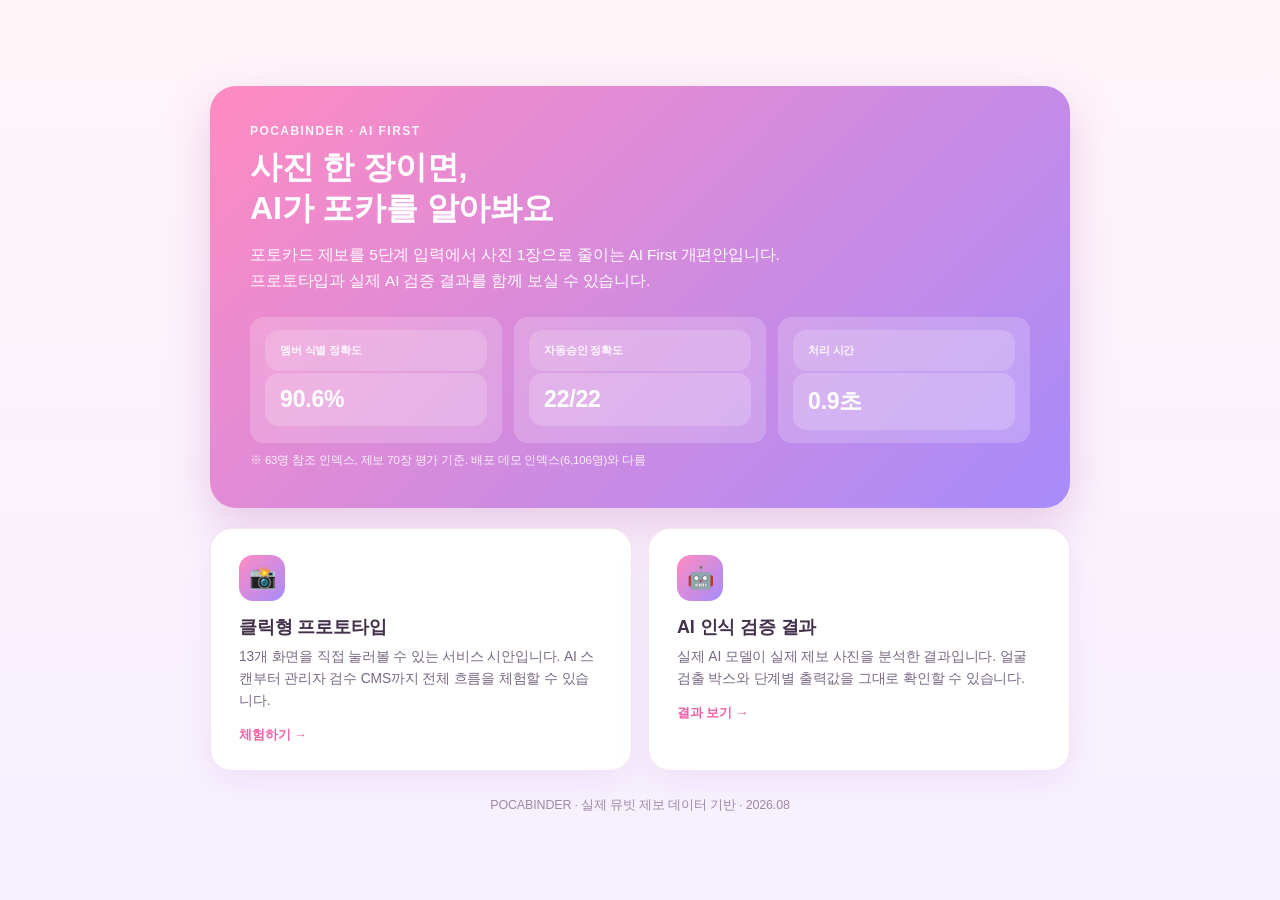
<file: index.html>
<!DOCTYPE html><html lang="ko"><head><meta charset="utf-8">
<meta name="viewport" content="width=device-width,initial-scale=1">
<title>POCABINDER · AI First</title><style>
*{margin:0;padding:0;box-sizing:border-box}
body{font-family:Pretendard,-apple-system,"Apple SD Gothic Neo","Noto Sans KR",sans-serif;
background:linear-gradient(180deg,#FFF5F9,#F6F0FF);color:#43304A;min-height:100vh;
display:flex;align-items:center;justify-content:center;padding:40px 22px;letter-spacing:-.01em}
.w{max-width:860px;width:100%}
.hero{background:linear-gradient(135deg,#FF8BC2,#A78BFA);border-radius:26px;padding:38px 40px;color:#fff;
box-shadow:0 16px 44px rgba(200,120,190,.34)}
.tag{font-size:12px;font-weight:800;letter-spacing:.12em;opacity:.92}
h1{font-size:32px;font-weight:800;margin-top:9px;line-height:1.28}
.hero p{font-size:15.5px;opacity:.96;margin-top:13px;line-height:1.65}
.kpi{display:grid;grid-template-columns:repeat(3,1fr);gap:12px;margin-top:24px}
.kpi div{background:rgba(255,255,255,.19);border-radius:14px;padding:13px 15px}
.kpi .k{font-size:11px;font-weight:700;opacity:.92}
.kpi .v{font-size:23px;font-weight:800;margin-top:2px}
.hero .kpi-note{font-size:11.5px;line-height:1.5;margin-top:9px;opacity:.88}
.cards{display:grid;grid-template-columns:1fr 1fr;gap:16px;margin-top:20px}
a.card{display:block;background:#fff;border:1px solid #F3E6F0;border-radius:22px;padding:26px 28px;
text-decoration:none;color:inherit;box-shadow:0 10px 30px rgba(190,140,200,.15);transition:.18s}
a.card:hover{transform:translateY(-4px);box-shadow:0 18px 42px rgba(170,120,190,.28);border-color:#EFC4DE}
a.card .ic{width:46px;height:46px;border-radius:14px;background:linear-gradient(135deg,#FF8BC2,#A78BFA);
display:flex;align-items:center;justify-content:center;font-size:22px;color:#fff}
a.card h2{font-size:18px;font-weight:800;margin:14px 0 7px}
a.card p{font-size:13.8px;color:#7A6884;line-height:1.6}
a.card .go{margin-top:14px;font-size:13px;font-weight:800;color:#F062A8}
.foot{text-align:center;color:#9C8AA6;font-size:12.5px;margin-top:26px}
@media(max-width:700px){.cards{grid-template-columns:1fr 1fr}.kpi{grid-template-columns:1fr}h1{font-size:26px}}
</style></head><body><div class="w">
<div class="hero">
  <div class="tag">POCABINDER · AI FIRST</div>
  <h1>사진 한 장이면,<br>AI가 포카를 알아봐요</h1>
  <p>포토카드 제보를 5단계 입력에서 사진 1장으로 줄이는 AI First 개편안입니다.<br>
  프로토타입과 실제 AI 검증 결과를 함께 보실 수 있습니다.</p>
  <div class="kpi">
    <div><div class="k">멤버 식별 정확도</div><div class="v">90.6%</div></div>
    <div><div class="k">자동승인 정확도</div><div class="v">22/22</div></div>
    <div><div class="k">처리 시간</div><div class="v">0.9초</div></div>
  </div>
  <p class="kpi-note">※ 63명 참조 인덱스, 제보 70장 평가 기준. 배포 데모 인덱스(6,106명)와 다름</p>
</div>
<div class="cards">
  <a class="card" href="prototype.html">
    <div class="ic">📸</div><h2>클릭형 프로토타입</h2>
    <p>13개 화면을 직접 눌러볼 수 있는 서비스 시안입니다. AI 스캔부터 관리자 검수 CMS까지 전체 흐름을 체험할 수 있습니다.</p>
    <div class="go">체험하기 →</div></a>
  <a class="card" href="ai-report.html">
    <div class="ic">🤖</div><h2>AI 인식 검증 결과</h2>
    <p>실제 AI 모델이 실제 제보 사진을 분석한 결과입니다. 얼굴 검출 박스와 단계별 출력값을 그대로 확인할 수 있습니다.</p>
    <div class="go">결과 보기 →</div></a>
</div>
<div class="foot">POCABINDER · 실제 뮤빗 제보 데이터 기반 · 2026.08</div>
</div></body></html>
</file>
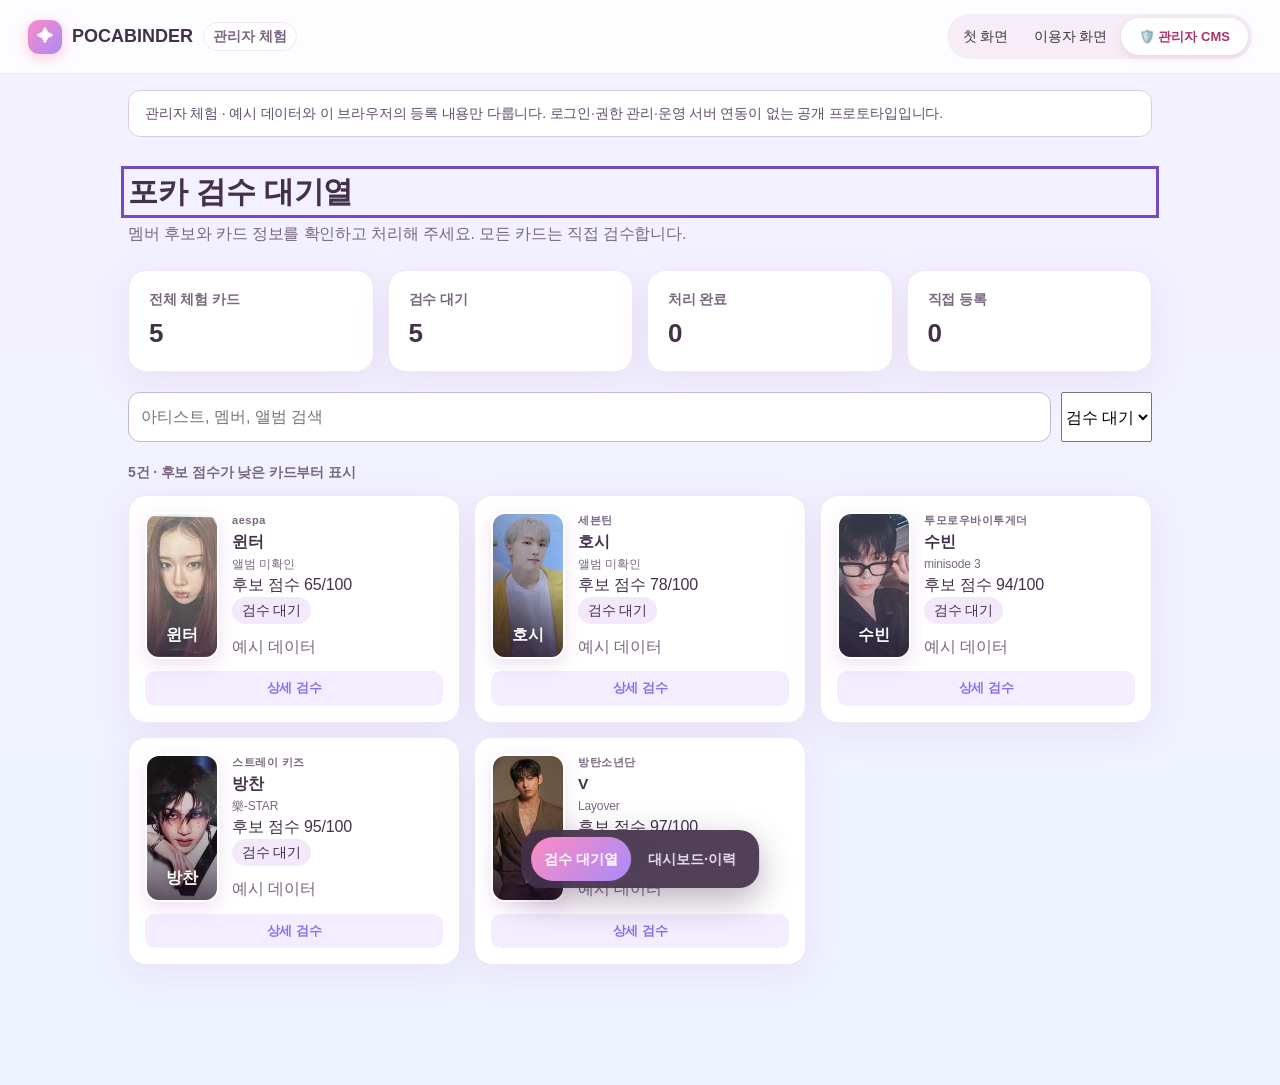
<file: admin.html>
<!DOCTYPE html>
<html lang="ko">
<head>
<meta charset="UTF-8">
<meta name="viewport" content="width=device-width, initial-scale=1.0">
<title>포카바인더 — 관리자 CMS</title>
<style>
  :root{
    --pink:#FF8BC2; --pink-deep:#F062A8; --lav:#A78BFA; --mint:#5EE0C2;
    --peach:#FFB88C; --sky:#8CC8FF;
    --ink:#43304A; --muted:#9C8AA6; --line:#F3E6F0;
    --bg1:#FFF5F9; --bg2:#F6F0FF;
    --card-shadow:0 10px 34px rgba(190,140,200,.16);
    --grad:linear-gradient(135deg,#FF8BC2 0%,#A78BFA 100%);
  }
  *{margin:0;padding:0;box-sizing:border-box;}
  html{scroll-behavior:smooth;}
  body{
    font-family:Pretendard,-apple-system,BlinkMacSystemFont,"Apple SD Gothic Neo","Noto Sans KR","Malgun Gothic",sans-serif;
    background:linear-gradient(180deg,var(--bg1) 0%,var(--bg2) 100%);
    color:var(--ink); min-height:100vh; letter-spacing:-0.01em;
  }
  body.admin-mode{background:linear-gradient(180deg,#F4F0FF 0%,#EEF3FF 100%);}

  /* ---------- top bar ---------- */
  .topbar{
    position:sticky;top:0;z-index:50;
    background:rgba(255,255,255,.82);backdrop-filter:blur(14px);
    border-bottom:1px solid var(--line);
    display:flex;align-items:center;justify-content:space-between;
    padding:14px 28px;
  }
  .logo{display:flex;align-items:center;gap:10px;cursor:pointer;}
  .logo-badge{
    width:34px;height:34px;border-radius:11px;background:var(--grad);
    display:flex;align-items:center;justify-content:center;font-size:17px;color:#fff;
    box-shadow:0 4px 14px rgba(240,98,168,.35);
  }
  .logo-name{font-weight:800;font-size:18px;background:var(--grad);-webkit-background-clip:text;background-clip:text;-webkit-text-fill-color:transparent;}
  .logo-tag{font-size:11px;color:var(--muted);font-weight:600;border:1px solid var(--line);border-radius:99px;padding:3px 9px;background:#fff;}
  .mode-toggle{display:flex;background:#F6EDF6;border-radius:99px;padding:4px;gap:2px;}
  .mode-toggle button{
    border:0;background:transparent;border-radius:99px;padding:8px 18px;
    font-size:13px;font-weight:700;color:var(--muted);cursor:pointer;font-family:inherit;transition:.2s;
  }
  .mode-toggle button.on{background:#fff;color:var(--pink-deep);box-shadow:0 3px 10px rgba(190,140,200,.25);}

  /* ---------- screens ---------- */
  .screen{display:none;max-width:1080px;margin:0 auto;padding:36px 28px 120px;animation:fadeUp .35s ease;}
  .screen.active{display:block;}
  @keyframes fadeUp{from{opacity:0;transform:translateY(10px)}to{opacity:1;transform:none}}

  .eyebrow{font-size:12px;font-weight:800;color:var(--pink-deep);letter-spacing:.12em;text-transform:uppercase;margin-bottom:8px;}
  h1{font-size:30px;font-weight:800;line-height:1.25;}
  h1 .grad{background:var(--grad);-webkit-background-clip:text;background-clip:text;-webkit-text-fill-color:transparent;}
  .sub{color:var(--muted);font-size:15px;margin-top:10px;line-height:1.6;}

  .panel{background:#fff;border:1px solid var(--line);border-radius:24px;box-shadow:var(--card-shadow);padding:26px;}

  .btn{
    border:0;border-radius:14px;padding:14px 26px;font-size:15px;font-weight:800;
    cursor:pointer;font-family:inherit;transition:.15s;letter-spacing:-0.01em;
  }
  .btn:active{transform:scale(.97);}
  .btn-primary{background:var(--grad);color:#fff;box-shadow:0 8px 22px rgba(240,98,168,.35);}
  .btn-primary:hover{filter:brightness(1.05);}
  .btn-ghost{background:#fff;color:var(--ink);border:1.5px solid var(--line);}
  .btn-ghost:hover{border-color:var(--pink);color:var(--pink-deep);}
  .btn-soft{background:#FDF0F7;color:var(--pink-deep);}
  .btn-sm{padding:9px 16px;font-size:13px;border-radius:11px;}

  /* ---------- photocard placeholder ---------- */
  .poca{
    aspect-ratio:5.5/8.5;border-radius:14px;position:relative;overflow:hidden;
    display:flex;flex-direction:column;align-items:center;justify-content:center;gap:6px;
    color:#fff;font-weight:800;box-shadow:0 6px 18px rgba(180,120,190,.22);
    border:3px solid #fff;
  }
  .poca .face{font-size:34px;filter:drop-shadow(0 2px 4px rgba(0,0,0,.12));}
  .poca .nm{font-size:13px;letter-spacing:.02em;text-shadow:0 1px 4px rgba(0,0,0,.18);}
  .poca .al{font-size:9px;font-weight:600;opacity:.85;}
  .poca.shine::after{
    content:'';position:absolute;inset:0;
    background:linear-gradient(115deg,transparent 30%,rgba(255,255,255,.55) 45%,transparent 60%);
    animation:shine 2.8s ease-in-out infinite;
  }
  @keyframes shine{0%,60%{transform:translateX(-120%)}100%{transform:translateX(120%)}}
  .poca.photo::before{content:'';position:absolute;inset:0;background:linear-gradient(180deg,rgba(30,15,40,.0) 52%,rgba(30,15,40,.62));}
  .poca.photo .face{display:none;}
  .poca.photo .nm,.poca.photo .al{position:relative;z-index:1;}
  .poca.photo{justify-content:flex-end;padding-bottom:10px;}
  .g1{background:linear-gradient(160deg,#FFB6D9,#B79CFF);}
  .g2{background:linear-gradient(160deg,#8CC8FF,#B79CFF);}
  .g3{background:linear-gradient(160deg,#FFC69C,#FF8BB8);}
  .g4{background:linear-gradient(160deg,#7EE0C8,#8CC8FF);}
  .g5{background:linear-gradient(160deg,#FF9CAE,#FFC69C);}
  .g6{background:linear-gradient(160deg,#C3A8FF,#FF9CD4);}

  /* ---------- HOME ---------- */
  .hero{display:grid;grid-template-columns:1.15fr .85fr;gap:36px;align-items:center;margin-top:28px;}
  .hero-cards{display:grid;grid-template-columns:repeat(3,1fr);gap:14px;transform:rotate(3deg);}
  .hero-cards .poca:nth-child(2){transform:translateY(-14px);}
  .hero-cards .poca:nth-child(5){transform:translateY(-14px);}
  .stat-row{display:grid;grid-template-columns:repeat(3,1fr);gap:14px;margin-top:30px;}
  .stat{background:#fff;border:1px solid var(--line);border-radius:18px;padding:18px 20px;box-shadow:var(--card-shadow);}
  .stat .k{font-size:12px;color:var(--muted);font-weight:700;}
  .stat .v{font-size:26px;font-weight:800;margin-top:4px;}
  .stat .v.pk{color:var(--pink-deep);} .stat .v.lv{color:var(--lav);} .stat .v.mt{color:#2BB99A;}
  .flow-strip{margin-top:34px;background:#fff;border:1px solid var(--line);border-radius:18px;padding:18px 22px;box-shadow:var(--card-shadow);display:flex;align-items:center;gap:10px;flex-wrap:wrap;}
  .flow-step{display:flex;align-items:center;gap:10px;}
  .flow-chip{background:#FDF0F7;color:var(--pink-deep);border-radius:99px;padding:7px 14px;font-size:12.5px;font-weight:800;white-space:nowrap;}
  .flow-chip.lv{background:#F3EDFF;color:#8B6CF0;}
  .flow-chip.mt{background:#E8FAF4;color:#1FA98A;}
  .flow-arrow{color:#D9C6DE;font-weight:800;}

  /* ---------- SCAN ---------- */
  .dropzone{
    margin-top:26px;border:2.5px dashed #EDB9D6;border-radius:26px;background:rgba(255,255,255,.7);
    padding:70px 30px;text-align:center;cursor:pointer;transition:.2s;
  }
  .dropzone:hover{border-color:var(--pink);background:#fff;box-shadow:var(--card-shadow);}
  .dropzone.over{border-color:var(--pink-deep);border-style:solid;background:#fff;
    box-shadow:0 0 0 6px rgba(240,98,168,.16),var(--card-shadow);transform:scale(1.012);}
  .dropzone.over .dz-icon{animation:none;transform:scale(1.1);}
  .dropzone *{pointer-events:none;}
  .dz-alt{margin-top:14px;text-align:center;}
  .dz-alt button{background:none;border:0;font-family:inherit;font-size:13.5px;font-weight:700;
    color:var(--muted);text-decoration:underline;text-underline-offset:3px;cursor:pointer;padding:6px 10px;}
  .dz-alt button:hover{color:var(--pink-deep);}
  .dz-err{display:none;margin-top:12px;background:#FFF1F4;border:1px solid #F6C6D4;color:#B4265A;
    border-radius:12px;padding:10px 14px;font-size:13.5px;font-weight:700;text-align:center;}
  .dz-icon{
    width:76px;height:76px;margin:0 auto 18px;border-radius:24px;background:var(--grad);
    display:flex;align-items:center;justify-content:center;font-size:34px;color:#fff;
    box-shadow:0 10px 26px rgba(240,98,168,.35);animation:bob 2.6s ease-in-out infinite;
  }
  @keyframes bob{0%,100%{transform:translateY(0)}50%{transform:translateY(-7px)}}
  .dz-title{font-size:19px;font-weight:800;}
  .dz-sub{color:var(--muted);font-size:14px;margin-top:8px;line-height:1.6;}
  .old-vs-new{display:grid;grid-template-columns:1fr auto 1fr;gap:18px;align-items:center;margin-top:26px;}
  .ovn{background:#fff;border:1px solid var(--line);border-radius:18px;padding:18px 20px;box-shadow:var(--card-shadow);}
  .ovn .t{font-size:12px;font-weight:800;color:var(--muted);margin-bottom:10px;}
  .ovn.new .t{color:var(--pink-deep);}
  .ovn ul{list-style:none;display:flex;flex-direction:column;gap:6px;font-size:13.5px;}
  .ovn li{color:#7A6884;}
  .ovn li s{color:#C8B8CE;}
  .ovn.new li{font-weight:800;color:var(--ink);font-size:15px;}
  .ovn-arrow{font-size:22px;color:var(--pink);font-weight:800;}

  /* ---------- ANALYZING ---------- */
  .analyze-wrap{display:grid;grid-template-columns:300px 1fr;gap:34px;margin-top:30px;align-items:start;}
  .scan-stage{position:relative;border-radius:20px;overflow:hidden;}
  .scan-stage .poca{width:100%;border-width:0;border-radius:20px;}
  .scan-line{
    position:absolute;left:0;right:0;height:3px;
    background:linear-gradient(90deg,transparent,#fff,transparent);
    box-shadow:0 0 18px 5px rgba(255,255,255,.85);
    animation:scanmove 1.6s ease-in-out infinite;
  }
  @keyframes scanmove{0%{top:4%}50%{top:94%}100%{top:4%}}
  .scan-grid{position:absolute;inset:0;background:
    repeating-linear-gradient(0deg,rgba(255,255,255,.08) 0 1px,transparent 1px 24px),
    repeating-linear-gradient(90deg,rgba(255,255,255,.08) 0 1px,transparent 1px 24px);}
  .steps{display:flex;flex-direction:column;gap:10px;}
  .step{
    display:flex;align-items:center;gap:14px;background:#fff;border:1px solid var(--line);
    border-radius:16px;padding:14px 18px;opacity:.45;transition:.3s;box-shadow:var(--card-shadow);
  }
  .step .ic{width:38px;height:38px;border-radius:12px;background:#F6EDF6;display:flex;align-items:center;justify-content:center;font-size:18px;}
  .step .tt{font-weight:800;font-size:14.5px;}
  .step .dd{font-size:12px;color:var(--muted);margin-top:2px;}
  .step .st{margin-left:auto;font-size:12px;font-weight:800;color:var(--muted);}
  .step.doing{opacity:1;border-color:var(--pink);}
  .step.doing .st{color:var(--pink-deep);}
  .step.done{opacity:1;}
  .step.done .ic{background:#E8FAF4;}
  .step.done .st{color:#1FA98A;}
  .spinner{display:inline-block;width:12px;height:12px;border:2px solid #F4C2DC;border-top-color:var(--pink-deep);border-radius:50%;animation:spin .7s linear infinite;vertical-align:-2px;margin-right:4px;}
  @keyframes spin{to{transform:rotate(360deg)}}

  /* ---------- RESULT ---------- */
  .result-wrap{display:grid;grid-template-columns:300px 1fr;gap:34px;margin-top:30px;align-items:start;}
  .conf-banner{
    display:flex;align-items:center;gap:14px;background:linear-gradient(135deg,#FFF0F8,#F3EDFF);
    border:1px solid #F4D7EA;border-radius:18px;padding:16px 20px;margin-bottom:18px;
  }
  .conf-ring{width:56px;height:56px;border-radius:50%;background:conic-gradient(var(--pink-deep) 353deg,#F0E2EF 0);display:flex;align-items:center;justify-content:center;flex-shrink:0;}
  .conf-ring b{width:44px;height:44px;border-radius:50%;background:#fff;display:flex;align-items:center;justify-content:center;font-size:13px;color:var(--pink-deep);}
  .fieldlist{display:flex;flex-direction:column;gap:10px;}
  .field{
    display:grid;grid-template-columns:96px 1fr 150px;gap:14px;align-items:center;
    background:#fff;border:1px solid var(--line);border-radius:15px;padding:13px 18px;box-shadow:var(--card-shadow);
  }
  .field .k{font-size:12.5px;font-weight:800;color:var(--muted);}
  .field .v{font-size:16px;font-weight:800;}
  .field .v input,.field .v select{
    font-family:inherit;font-size:15px;font-weight:800;color:var(--ink);
    border:1.5px solid var(--pink);border-radius:9px;padding:6px 10px;width:100%;background:#FFF8FC;
  }
  .confbar{display:flex;align-items:center;gap:8px;}
  .confbar .bar{flex:1;height:7px;border-radius:99px;background:#F3E6F0;overflow:hidden;}
  .confbar .bar i{display:block;height:100%;border-radius:99px;background:var(--grad);width:0;transition:width .9s ease;}
  .confbar .pc{font-size:12.5px;font-weight:800;color:var(--pink-deep);min-width:34px;text-align:right;}
  .check-row{display:grid;grid-template-columns:1fr 1fr;gap:10px;margin-top:14px;}
  .checkbox-pill{background:#E8FAF4;border:1px solid #C9F0E3;border-radius:15px;padding:13px 18px;display:flex;align-items:center;gap:10px;font-weight:800;font-size:14px;color:#178468;}
  .result-actions{display:flex;gap:10px;margin-top:22px;}
  .result-actions .btn{flex:1;}

  /* ---------- COMPLETE ---------- */
  .complete-box{max-width:520px;margin:40px auto 0;text-align:center;}
  .big-check{
    width:92px;height:92px;margin:0 auto 22px;border-radius:50%;background:var(--grad);
    display:flex;align-items:center;justify-content:center;font-size:44px;color:#fff;
    box-shadow:0 14px 34px rgba(240,98,168,.4);animation:pop .5s cubic-bezier(.34,1.56,.64,1);
  }
  @keyframes pop{from{transform:scale(.3);opacity:0}to{transform:scale(1);opacity:1}}
  .timeline{margin-top:26px;text-align:left;display:flex;flex-direction:column;gap:0;}
  .tl{display:flex;gap:14px;}
  .tl .dotcol{display:flex;flex-direction:column;align-items:center;}
  .tl .dot{width:14px;height:14px;border-radius:50%;background:var(--mint);flex-shrink:0;margin-top:4px;}
  .tl .dot.pend{background:#E8D9EC;}
  .tl .vline{width:2px;flex:1;background:#EFE2EE;min-height:22px;}
  .tl .txt{padding-bottom:18px;}
  .tl .txt b{font-size:14.5px;}
  .tl .txt span{display:block;font-size:12.5px;color:var(--muted);margin-top:2px;}

  /* ---------- ADMIN ---------- */
  .admin-stats{display:grid;grid-template-columns:repeat(4,1fr);gap:14px;margin-top:24px;}
  .queue-section{margin-top:30px;}
  .queue-head{display:flex;align-items:center;gap:10px;margin-bottom:14px;}
  .queue-head .badge{border-radius:99px;padding:5px 13px;font-size:12px;font-weight:800;}
  .badge.auto{background:#E8FAF4;color:#1FA98A;}
  .badge.review{background:#FFF4E3;color:#DD8B24;}
  .badge.reject{background:#FFECEF;color:#E25A72;}
  .queue-head h3{font-size:17px;font-weight:800;}
  .queue-head .cnt{color:var(--muted);font-size:13px;font-weight:700;}
  .qgrid{display:grid;grid-template-columns:repeat(3,1fr);gap:14px;}
  .qcard{
    background:#fff;border:1px solid var(--line);border-radius:18px;padding:16px;
    box-shadow:var(--card-shadow);cursor:pointer;transition:.18s;position:relative;
  }
  .qcard:hover{transform:translateY(-3px);box-shadow:0 16px 38px rgba(170,120,190,.22);border-color:#EFC4DE;}
  .qcard.justnow{border:2px solid var(--pink);}
  .qcard .newtag{position:absolute;top:-10px;left:14px;background:var(--grad);color:#fff;font-size:10.5px;font-weight:800;border-radius:99px;padding:3px 10px;box-shadow:0 4px 10px rgba(240,98,168,.4);}
  .qrow{display:flex;gap:13px;}
  .qrow .poca{width:74px;flex-shrink:0;border-width:2px;}
  .qmeta{flex:1;min-width:0;}
  .qmeta .a{font-size:11px;font-weight:800;color:var(--muted);letter-spacing:.05em;}
  .qmeta .m{font-size:15.5px;font-weight:800;margin-top:1px;}
  .qmeta .al2{font-size:12px;color:var(--muted);margin-top:2px;white-space:nowrap;overflow:hidden;text-overflow:ellipsis;}
  .qconf{margin-top:8px;display:flex;align-items:center;gap:7px;}
  .qconf .bar{flex:1;height:5px;background:#F3E6F0;border-radius:99px;overflow:hidden;}
  .qconf .bar i{display:block;height:100%;border-radius:99px;}
  .qconf .pc{font-size:11.5px;font-weight:800;}
  .qc-auto i{background:linear-gradient(90deg,#5EE0C2,#38C9A8);} .qc-auto .pc{color:#1FA98A;}
  .qc-review i{background:linear-gradient(90deg,#FFCE7A,#FFAA4D);} .qc-review .pc{color:#DD8B24;}
  .qc-reject i{background:linear-gradient(90deg,#FF9CAE,#F76F8C);} .qc-reject .pc{color:#E25A72;}
  .qactions{display:flex;gap:7px;margin-top:12px;}
  .qactions .btn{flex:1;padding:8px 0;font-size:12.5px;border-radius:10px;}
  .btn-approve{background:#E8FAF4;color:#1FA98A;}
  .btn-reject{background:#FFECEF;color:#E25A72;}
  .btn-detail{background:#F3EDFF;color:#8B6CF0;}

  /* ---------- CMS DETAIL ---------- */
  .detail-wrap{display:grid;grid-template-columns:320px 1fr;gap:30px;margin-top:26px;align-items:start;}
  .kv{display:flex;justify-content:space-between;align-items:center;padding:12px 2px;border-bottom:1px solid var(--line);font-size:14.5px;}
  .kv:last-child{border-bottom:0;}
  .kv .k{color:var(--muted);font-weight:700;font-size:13px;}
  .kv .v{font-weight:800;}
  .dup-box{margin-top:16px;background:#FFF9EC;border:1px solid #F7E3B5;border-radius:16px;padding:16px 18px;}
  .dup-box .t{font-size:13px;font-weight:800;color:#B8860B;margin-bottom:10px;}
  .dup-row{display:flex;gap:12px;align-items:center;}
  .dup-row .poca{width:56px;border-width:2px;}
  .dup-row .info{font-size:12.5px;color:#7A6884;line-height:1.55;}
  .decision{display:flex;gap:10px;margin-top:20px;}
  .decision .btn{flex:1;padding:15px 0;font-size:15px;}
  .btn-approve-lg{background:linear-gradient(135deg,#5EE0C2,#38C9A8);color:#fff;box-shadow:0 8px 20px rgba(56,201,168,.35);}
  .btn-reject-lg{background:#fff;color:#E25A72;border:1.5px solid #FFD3DB;}
  .btn-merge-lg{background:#fff;color:#8B6CF0;border:1.5px solid #E3D8FF;}
  .backlink{display:inline-flex;align-items:center;gap:6px;color:var(--muted);font-size:13.5px;font-weight:700;cursor:pointer;margin-bottom:6px;}
  .backlink:hover{color:var(--pink-deep);}

  /* ---------- SEARCH / HOME extras ---------- */
  .search-bar{
    display:flex;align-items:center;gap:10px;background:#fff;border:1.5px solid var(--line);
    border-radius:16px;padding:13px 18px;box-shadow:var(--card-shadow);margin-top:22px;cursor:pointer;transition:.2s;
  }
  .search-bar:hover{border-color:var(--pink);}
  .search-bar .q{color:var(--muted);font-size:14.5px;font-weight:600;flex:1;}
  .search-bar input{border:0;outline:0;flex:1;font-family:inherit;font-size:15px;font-weight:700;color:var(--ink);background:transparent;}
  .chip-row{display:flex;gap:8px;flex-wrap:wrap;margin-top:14px;}
  .artist-chip{
    background:#fff;border:1.5px solid var(--line);border-radius:99px;padding:8px 16px;
    font-size:13px;font-weight:800;cursor:pointer;transition:.15s;color:#7A6884;
  }
  .artist-chip:hover,.artist-chip.on{border-color:var(--pink);color:var(--pink-deep);background:#FFF5FA;}
  .result-count{font-size:13.5px;color:var(--muted);font-weight:700;margin:20px 0 12px;}
  .srch-grid{display:grid;grid-template-columns:repeat(4,1fr);gap:16px;}
  .srch-item{cursor:pointer;transition:.18s;}
  .srch-item:hover{transform:translateY(-4px);}
  .srch-item .meta{margin-top:8px;}
  .srch-item .a{font-size:10.5px;font-weight:800;color:var(--muted);letter-spacing:.05em;}
  .srch-item .m{font-size:14px;font-weight:800;}
  .srch-item .al{font-size:11.5px;color:var(--muted);margin-top:1px;}

  /* ---------- ARTIST ---------- */
  .artist-hero{
    background:var(--grad);border-radius:26px;padding:30px 32px;color:#fff;margin-top:24px;
    box-shadow:0 14px 36px rgba(200,120,190,.35);display:grid;grid-template-columns:1fr auto;gap:20px;align-items:center;
  }
  .artist-hero h2{font-size:26px;font-weight:800;}
  .artist-hero .lv{font-size:13px;font-weight:800;opacity:.95;margin-top:6px;}
  .own-progress{margin-top:16px;}
  .own-progress .nums{display:flex;justify-content:space-between;font-size:13px;font-weight:800;margin-bottom:7px;}
  .own-progress .track{height:10px;border-radius:99px;background:rgba(255,255,255,.3);overflow:hidden;}
  .own-progress .track i{display:block;height:100%;border-radius:99px;background:#fff;width:0;transition:width 1s ease;}
  .artist-hero .pct{font-size:44px;font-weight:800;text-align:right;}
  .artist-hero .pct span{display:block;font-size:12px;font-weight:700;opacity:.9;}
  .sec-title{display:flex;align-items:center;gap:10px;margin:30px 0 14px;}
  .sec-title h3{font-size:17px;font-weight:800;}
  .sec-title .more{margin-left:auto;font-size:12.5px;font-weight:800;color:var(--muted);cursor:pointer;}
  .sec-title .more:hover{color:var(--pink-deep);}
  .album-grid{display:grid;grid-template-columns:repeat(4,1fr);gap:14px;}
  .album-cover{
    border-radius:18px;padding:20px 18px;color:#fff;cursor:pointer;transition:.18s;
    min-height:120px;display:flex;flex-direction:column;justify-content:flex-end;box-shadow:var(--card-shadow);position:relative;overflow:hidden;
  }
  .album-cover:hover{transform:translateY(-4px);box-shadow:0 16px 36px rgba(170,120,190,.3);}
  .album-cover .yr{font-size:10.5px;font-weight:700;opacity:.85;}
  .album-cover .tt{font-size:15px;font-weight:800;margin-top:2px;text-shadow:0 1px 6px rgba(0,0,0,.15);}
  .album-cover .ct{font-size:11px;font-weight:700;opacity:.9;margin-top:4px;}
  .member-row{display:flex;gap:10px;flex-wrap:wrap;}
  .member-chip{
    display:flex;align-items:center;gap:9px;background:#fff;border:1.5px solid var(--line);border-radius:99px;
    padding:7px 16px 7px 8px;font-size:13.5px;font-weight:800;cursor:pointer;transition:.15s;
  }
  .member-chip:hover{border-color:var(--pink);color:var(--pink-deep);}
  .member-chip .mc{width:30px;height:30px;border-radius:50%;display:flex;align-items:center;justify-content:center;font-size:15px;color:#fff;}
  .recent-row{display:grid;grid-template-columns:repeat(6,1fr);gap:12px;}

  /* ---------- ALBUM ---------- */
  .filter-tabs{display:flex;gap:6px;background:#F6EDF6;border-radius:99px;padding:5px;width:fit-content;margin-top:20px;}
  .filter-tabs button{
    border:0;background:transparent;border-radius:99px;padding:9px 20px;font-size:13px;font-weight:800;
    color:var(--muted);cursor:pointer;font-family:inherit;transition:.2s;
  }
  .filter-tabs button.on{background:#fff;color:var(--pink-deep);box-shadow:0 3px 10px rgba(190,140,200,.25);}
  .album-cards{display:grid;grid-template-columns:repeat(6,1fr);gap:14px;margin-top:20px;}
  .acard{cursor:pointer;transition:.18s;position:relative;}
  .acard:hover{transform:translateY(-4px);}
  .acard .nm2{font-size:12px;font-weight:800;text-align:center;margin-top:7px;}
  .acard .tp{font-size:10.5px;color:var(--muted);text-align:center;margin-top:1px;}
  .acard.missing .poca{filter:grayscale(1) opacity(.45);}
  .acard .stamp{
    position:absolute;top:8px;right:8px;z-index:2;width:26px;height:26px;border-radius:50%;
    display:flex;align-items:center;justify-content:center;font-size:13px;background:#fff;box-shadow:0 3px 10px rgba(100,60,110,.25);
  }
  .acard .stamp.own{color:#1FA98A;} .acard .stamp.wish{color:var(--pink-deep);}

  /* ---------- CARD DETAIL (user) ---------- */
  .card-wrap{display:grid;grid-template-columns:320px 1fr;gap:34px;margin-top:26px;align-items:start;}
  .toggle-row{display:flex;gap:10px;margin-top:16px;}
  .tgl{
    flex:1;border:1.5px solid var(--line);background:#fff;border-radius:14px;padding:13px 0;
    font-size:14.5px;font-weight:800;cursor:pointer;font-family:inherit;transition:.18s;color:#7A6884;
  }
  .tgl.on-own{background:#E8FAF4;border-color:#9FE5CF;color:#1FA98A;}
  .tgl.on-wish{background:#FFF0F8;border-color:#F7BBDC;color:var(--pink-deep);}
  .ai-insight{
    margin-top:18px;background:linear-gradient(135deg,#FFF0F8,#F3EDFF);border:1px solid #F0D9EC;
    border-radius:20px;padding:20px 22px;
  }
  .ai-insight .hd{display:flex;align-items:center;gap:9px;font-size:13px;font-weight:800;color:#8B6CF0;margin-bottom:12px;}
  .ai-insight .hd .dot2{width:26px;height:26px;border-radius:9px;background:var(--grad);display:flex;align-items:center;justify-content:center;color:#fff;font-size:13px;}
  .ai-insight p{font-size:14.5px;line-height:1.7;color:#5D4A66;}
  .insight-stats{display:grid;grid-template-columns:repeat(3,1fr);gap:10px;margin-top:14px;}
  .ist{background:rgba(255,255,255,.75);border-radius:14px;padding:12px 14px;}
  .ist .k{font-size:11px;font-weight:800;color:var(--muted);}
  .ist .v{font-size:16.5px;font-weight:800;margin-top:3px;color:var(--pink-deep);}
  .similar-row{display:grid;grid-template-columns:repeat(4,1fr);gap:12px;}

  /* ---------- MY BINDER ---------- */
  .binder-stats{display:grid;grid-template-columns:repeat(3,1fr);gap:14px;margin-top:24px;}
  .prog-list{display:flex;flex-direction:column;gap:12px;}
  .prog-item{background:#fff;border:1px solid var(--line);border-radius:16px;padding:15px 20px;box-shadow:var(--card-shadow);cursor:pointer;transition:.15s;}
  .prog-item:hover{border-color:#EFC4DE;}
  .prog-item .top{display:flex;justify-content:space-between;font-size:14px;font-weight:800;margin-bottom:8px;}
  .prog-item .top span:last-child{color:var(--pink-deep);}
  .prog-item .track{height:8px;border-radius:99px;background:#F3E6F0;overflow:hidden;}
  .prog-item .track i{display:block;height:100%;border-radius:99px;background:var(--grad);}
  .binder-tabs{display:flex;gap:6px;background:#F6EDF6;border-radius:99px;padding:5px;width:fit-content;margin:26px 0 16px;}
  .binder-tabs button{border:0;background:transparent;border-radius:99px;padding:9px 20px;font-size:13px;font-weight:800;color:var(--muted);cursor:pointer;font-family:inherit;}
  .binder-tabs button.on{background:#fff;color:var(--pink-deep);box-shadow:0 3px 10px rgba(190,140,200,.25);}
  .wish-note{font-size:12px;color:var(--muted);font-weight:700;margin-top:10px;}

  /* ---------- ADMIN DASHBOARD ---------- */
  .dash-grid{display:grid;grid-template-columns:1.15fr .85fr;gap:16px;margin-top:24px;}
  .chart-panel{background:#fff;border:1px solid var(--line);border-radius:20px;padding:22px 24px;box-shadow:var(--card-shadow);}
  .chart-panel .ct2{font-size:14px;font-weight:800;margin-bottom:4px;}
  .chart-panel .cs{font-size:12px;color:var(--muted);font-weight:600;margin-bottom:18px;}
  .week-chart{display:grid;grid-template-columns:repeat(7,1fr);gap:12px;align-items:end;height:150px;}
  .wbar{display:flex;flex-direction:column;align-items:center;gap:6px;height:100%;justify-content:flex-end;}
  .wbar .col{width:100%;max-width:38px;border-radius:9px 9px 4px 4px;background:linear-gradient(180deg,#FFB0D4,#B79CFF);transition:height 1s ease;position:relative;}
  .wbar.today .col{background:var(--grad);box-shadow:0 6px 16px rgba(240,98,168,.35);}
  .wbar .num{font-size:11px;font-weight:800;color:var(--pink-deep);}
  .wbar .day{font-size:11px;font-weight:700;color:var(--muted);}
  .stackbar{height:16px;border-radius:99px;overflow:hidden;display:flex;margin-top:6px;}
  .stackbar i{height:100%;}
  .legend{display:flex;flex-direction:column;gap:10px;margin-top:16px;}
  .lg{display:flex;align-items:center;gap:9px;font-size:13px;font-weight:700;color:#5D4A66;}
  .lg .sw{width:11px;height:11px;border-radius:4px;}
  .lg b{margin-left:auto;font-size:14px;}
  .queue-link{
    margin-top:16px;display:flex;align-items:center;justify-content:space-between;background:#FFF5FA;
    border:1.5px solid #F7D6E8;border-radius:16px;padding:14px 18px;cursor:pointer;transition:.15s;font-weight:800;font-size:14px;
  }
  .queue-link:hover{border-color:var(--pink);}
  .queue-link .n{color:var(--pink-deep);}

  /* ---------- prototype nav ---------- */
  .proto-nav{
    position:fixed;bottom:18px;left:50%;transform:translateX(-50%);z-index:60;
    background:rgba(67,48,74,.92);backdrop-filter:blur(10px);border-radius:99px;
    display:flex;gap:4px;padding:7px 10px;box-shadow:0 12px 34px rgba(60,30,70,.35);
    max-width:94vw;overflow-x:auto;
  }
  .proto-nav .lab{color:#CBB8D4;font-size:11px;font-weight:700;align-self:center;padding:0 8px;white-space:nowrap;}
  .proto-nav button{
    border:0;background:transparent;color:#E9DCF0;font-size:12px;font-weight:700;
    border-radius:99px;padding:8px 13px;cursor:pointer;font-family:inherit;white-space:nowrap;transition:.15s;
  }
  .proto-nav button:hover{background:rgba(255,255,255,.14);}
  .proto-nav button.on{background:var(--grad);color:#fff;}

  /* ---------- toast ---------- */
  .toast{
    position:fixed;top:78px;left:50%;transform:translateX(-50%) translateY(-16px);z-index:70;
    background:#43304A;color:#fff;border-radius:14px;padding:13px 22px;font-size:14px;font-weight:700;
    box-shadow:0 14px 34px rgba(60,30,70,.4);opacity:0;pointer-events:none;transition:.3s;
  }
  .toast.show{opacity:1;transform:translateX(-50%) translateY(0);}

  @media (max-width:860px){
    .hero,.analyze-wrap,.result-wrap,.detail-wrap,.old-vs-new,.card-wrap,.dash-grid,.artist-hero{grid-template-columns:1fr;}
    .qgrid{grid-template-columns:1fr;}
    .admin-stats{grid-template-columns:repeat(2,1fr);}
    .ovn-arrow{transform:rotate(90deg);text-align:center;}
    .srch-grid,.album-grid{grid-template-columns:repeat(2,1fr);}
    .album-cards{grid-template-columns:repeat(3,1fr);}
    .recent-row,.similar-row{grid-template-columns:repeat(3,1fr);}
    .artist-hero .pct{text-align:left;}
  }

  /* REAL PHOTO THUMBS */
  .ph-609{background-image:url([data-uri]);background-size:cover;background-position:center;}
  .ph-610{background-image:url([data-uri]);background-size:cover;background-position:center;}
  .ph-614{background-image:url([data-uri]);background-size:cover;background-position:center;}
  .ph-267{background-image:url([data-uri]);background-size:cover;background-position:center;}
  .ph-606{background-image:url([data-uri]);background-size:cover;background-position:center;}
  .ph-7{background-image:url([data-uri]);background-size:cover;background-position:center;}
  .ph-554{background-image:url([data-uri]);background-size:cover;background-position:center;}
  .ph-283{background-image:url([data-uri]);background-size:cover;background-position:center;}
  .ph-465{background-image:url([data-uri]);background-size:cover;background-position:center;}
  .ph-426{background-image:url([data-uri]);background-size:cover;background-position:center;}
  .ph-595{background-image:url([data-uri]);background-size:cover;background-position:center;}
  .ph-591{background-image:url([data-uri]);background-size:cover;background-position:center;}
  .ph-190{background-image:url([data-uri]);background-size:cover;background-position:center;}
  .ph-549{background-image:url([data-uri]);background-size:cover;background-position:center;}
  .ph-615{background-image:url([data-uri]);background-size:cover;background-position:center;}
  .ph-599{background-image:url([data-uri]);background-size:cover;background-position:center;}
  .ph-612{background-image:url([data-uri]);background-size:cover;background-position:center;}
</style>




<link rel="stylesheet" href="improvements.css">
<meta name="description" content="포카 등록 내용을 검토하고 승인·반려·병합 흐름을 확인하는 관리자 체험 화면입니다.">
</head>
<body class="admin-mode">
<div id="storage-status" class="prototype-note storage-error" role="alert" hidden></div>

<!-- ======================= TOP BAR ======================= -->
<div class="topbar">
  <button class="logo" type="button" onclick="go('admin')">
    <div class="logo-badge">✦</div>
    <div class="logo-name">POCABINDER</div>
    <div class="logo-tag">관리자 체험</div>
  </button>
  <div class="mode-toggle"><a href="index.html">첫 화면</a><a href="app.html">이용자 화면</a>
    <button id="mt-admin" class="on" onclick="go('admin')">🛡️ 관리자 CMS</button>
  </div>
</div>

<p class="prototype-note">관리자 체험 · 예시 데이터와 이 브라우저의 등록 내용만 다룹니다. 로그인·권한 관리·운영 서버 연동이 없는 공개 프로토타입입니다.</p>
<!-- ======================= 1. HOME ======================= -->
<!-- ======================= 2. AI SCAN ======================= -->
<!-- ======================= 3. ANALYZING ======================= -->
<!-- ======================= 4. RESULT ======================= -->
<!-- ======================= 5. COMPLETE ======================= -->
<!-- ======================= 6. ADMIN QUEUE ======================= -->
<section class="screen active" id="scr-admin">
<h1>포카 검수 대기열</h1><p class="sub">멤버 후보와 카드 정보를 확인하고 처리해 주세요. 모든 카드는 직접 검수합니다.</p><div id="queue-summary"></div><div class="search-form"><input type="search" id="queue-search" aria-label="검수 카드 검색" placeholder="아티스트, 멤버, 앨범 검색"><select id="queue-filter" aria-label="처리 상태"><option value="pending">검수 대기</option><option value="approved">승인</option><option value="rejected">반려</option><option value="merged">병합</option><option value="all">전체</option></select></div><p class="result-count" id="queue-count" role="status"></p><div class="qgrid" id="queue-cards"></div>
</section>

<!-- ======================= 7. CMS DETAIL ======================= -->
<section class="screen" id="scr-detail">
<h1>카드 상세 검수</h1>
</section>

<!-- ======================= 8. SEARCH ======================= -->
<!-- ======================= 9. ARTIST ======================= -->
<!-- ======================= 10. ALBUM ======================= -->
<!-- ======================= 11. CARD DETAIL (user) ======================= -->
<!-- ======================= 12. MY BINDER ======================= -->
<!-- ======================= 13. ADMIN DASHBOARD ======================= -->
<section class="screen" id="scr-dashboard">
<h1>운영 체험 대시보드</h1>
</section>

<!-- ======================= PROTO NAV ======================= -->
<nav class="proto-nav" aria-label="관리자 메뉴"><button data-nav="admin" onclick="go('admin')">검수 대기열</button><button data-nav="dashboard" onclick="go('dashboard')">대시보드·이력</button></nav>

<div class="toast" id="toast" role="status" aria-live="polite"></div>


<script src="./poca-data.js"></script>
<script src="./admin-runtime.js"></script>
</body>
</html>
</file>
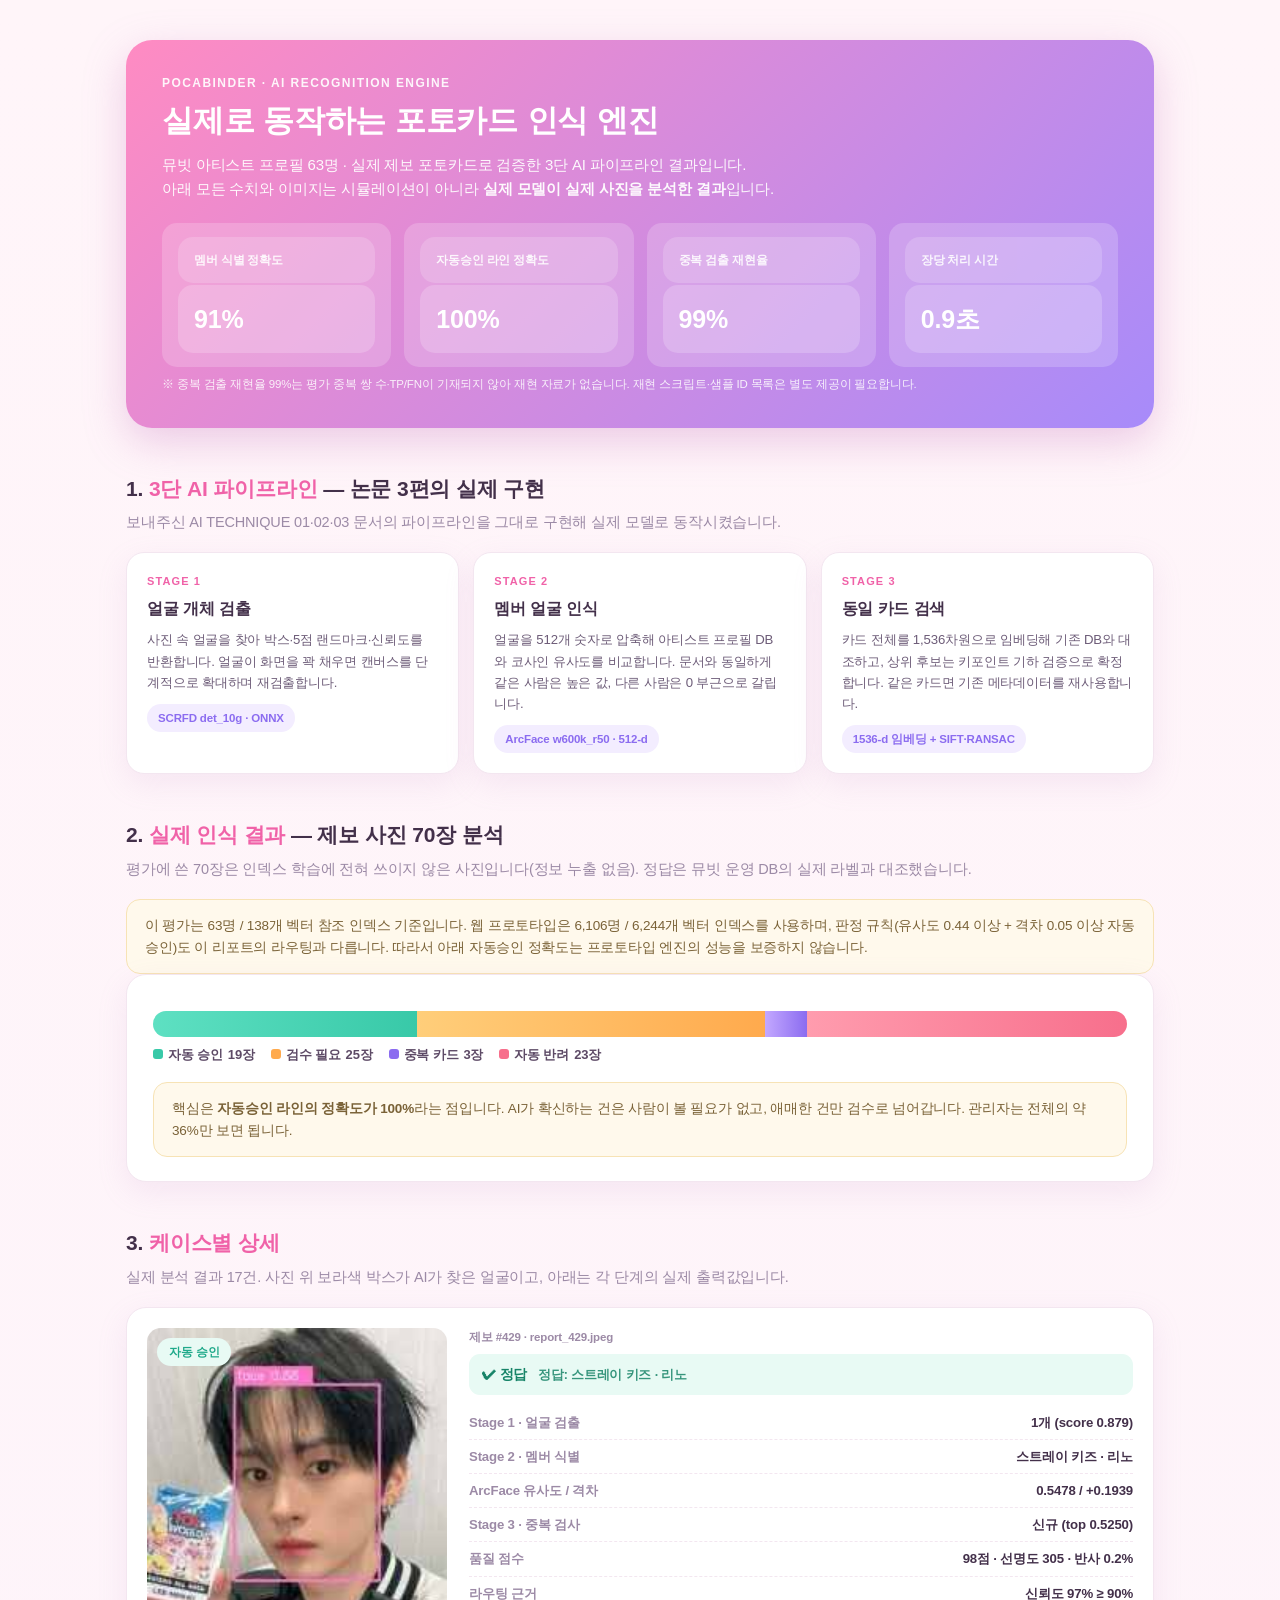
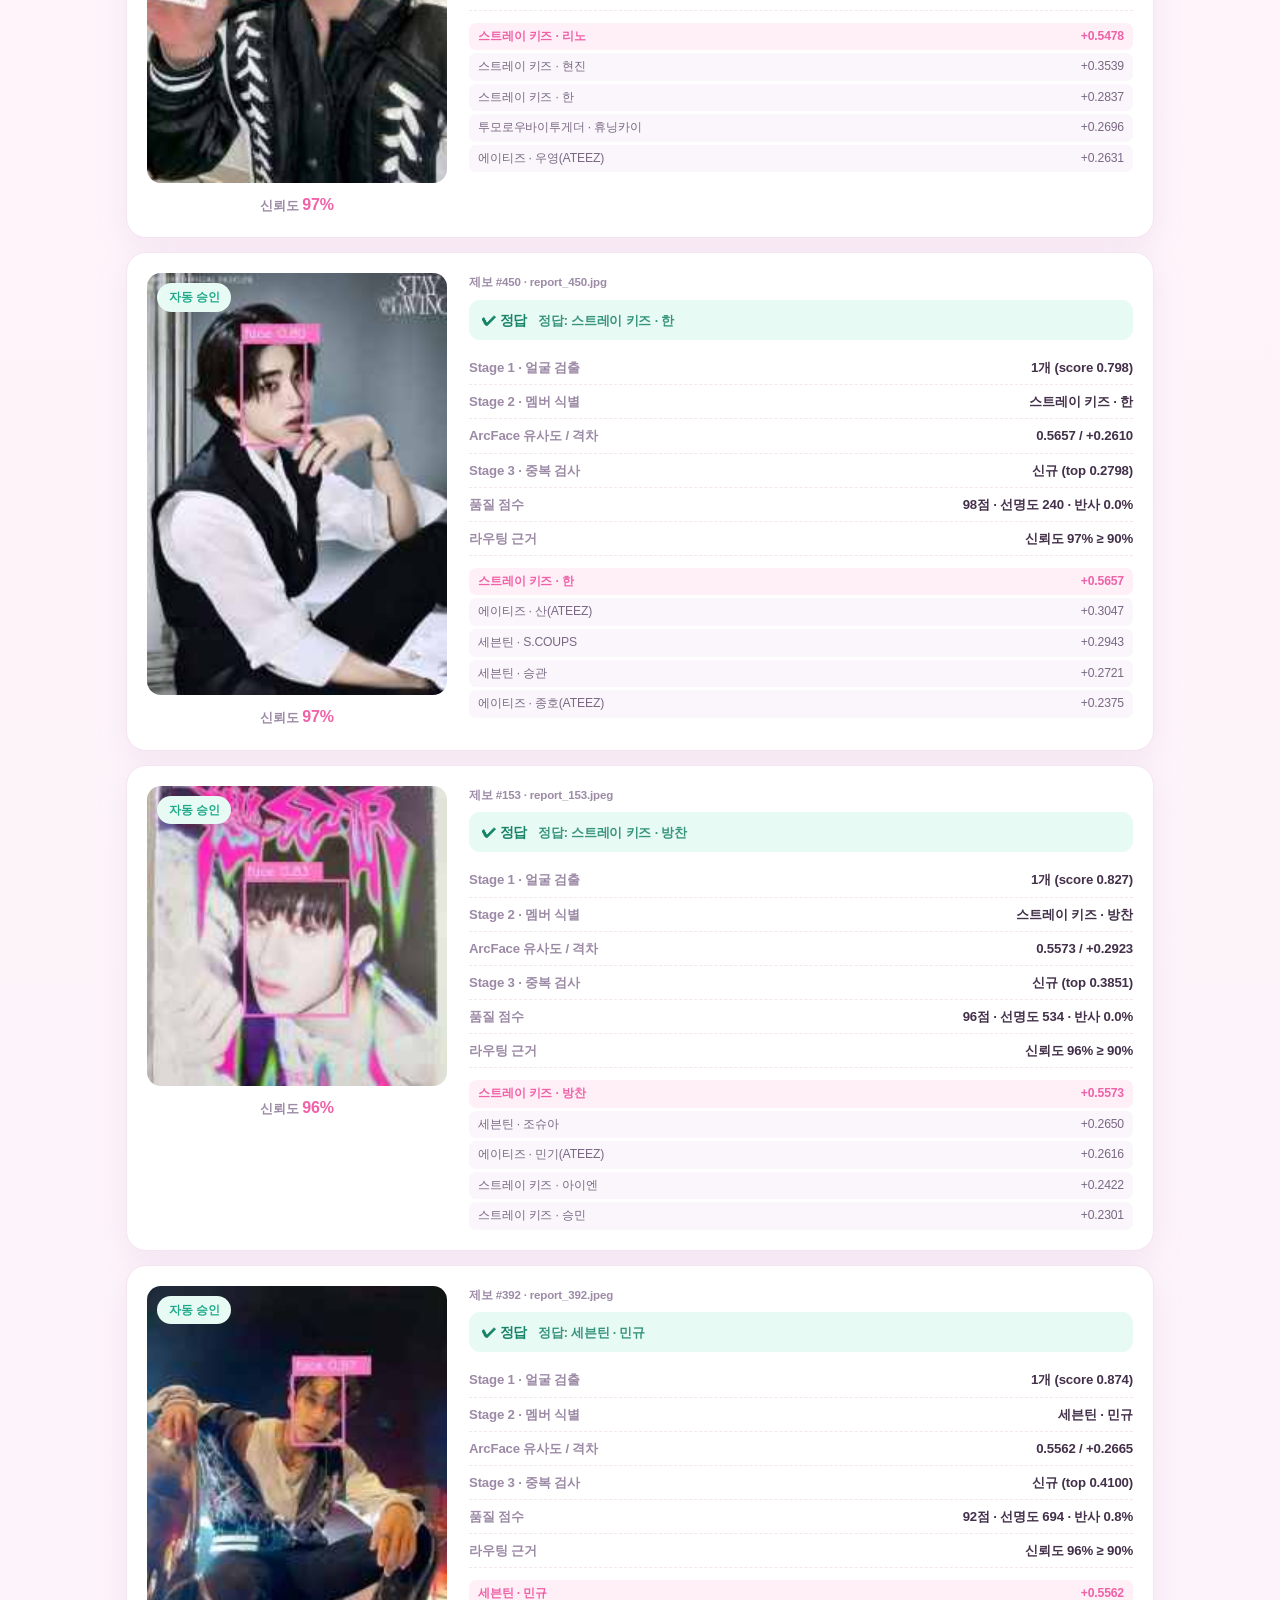
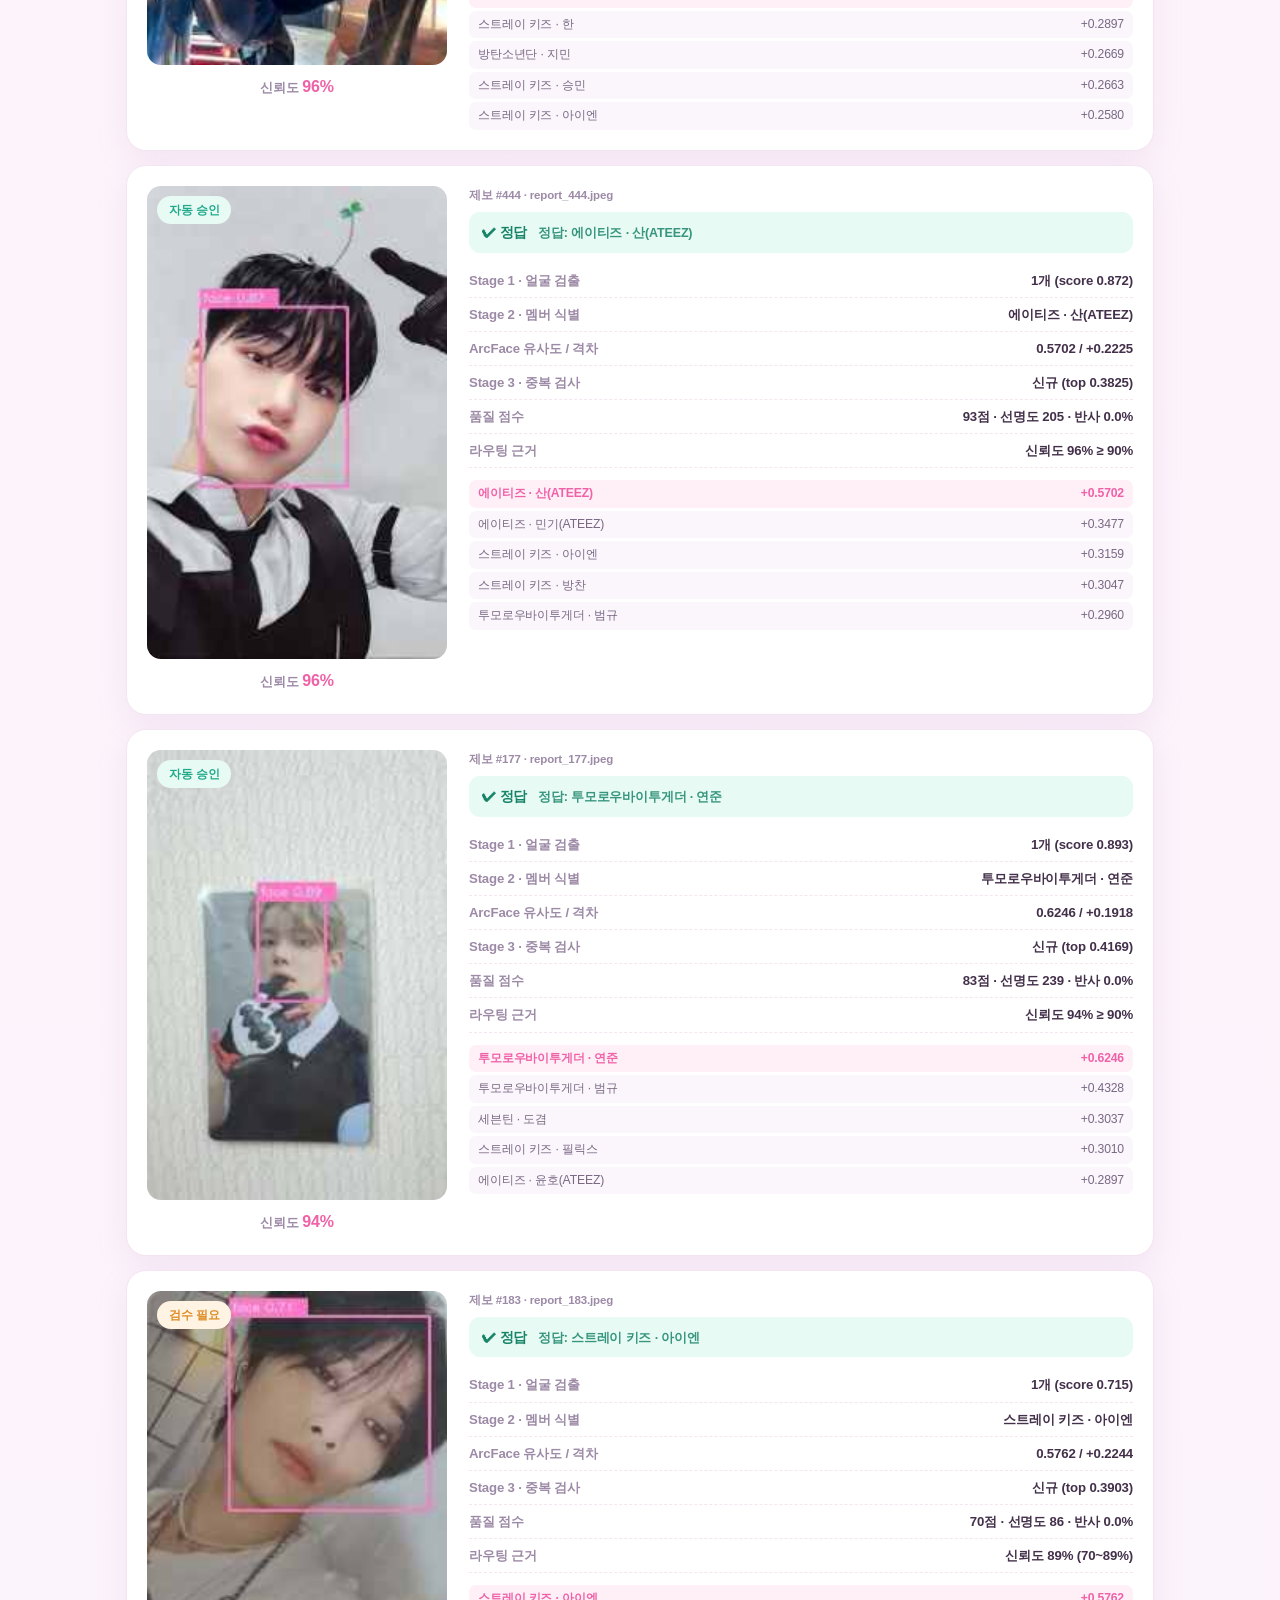
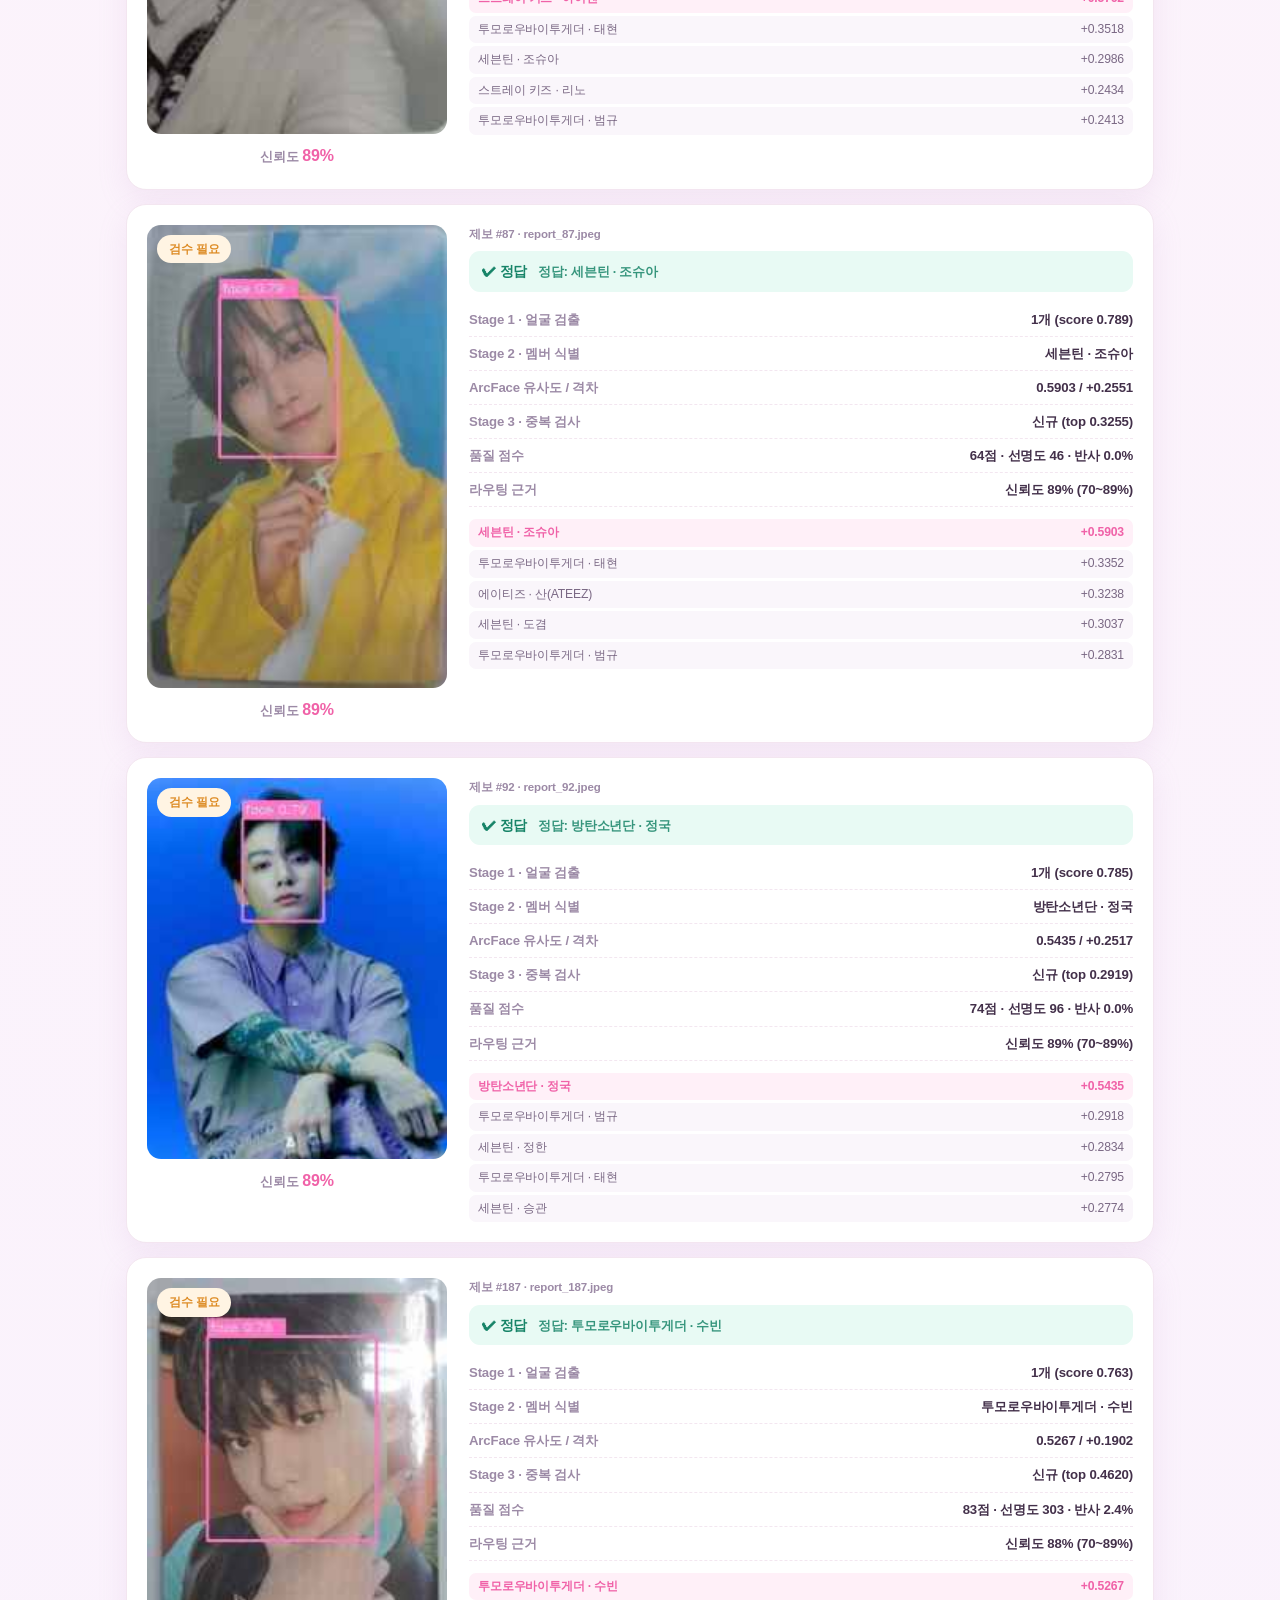
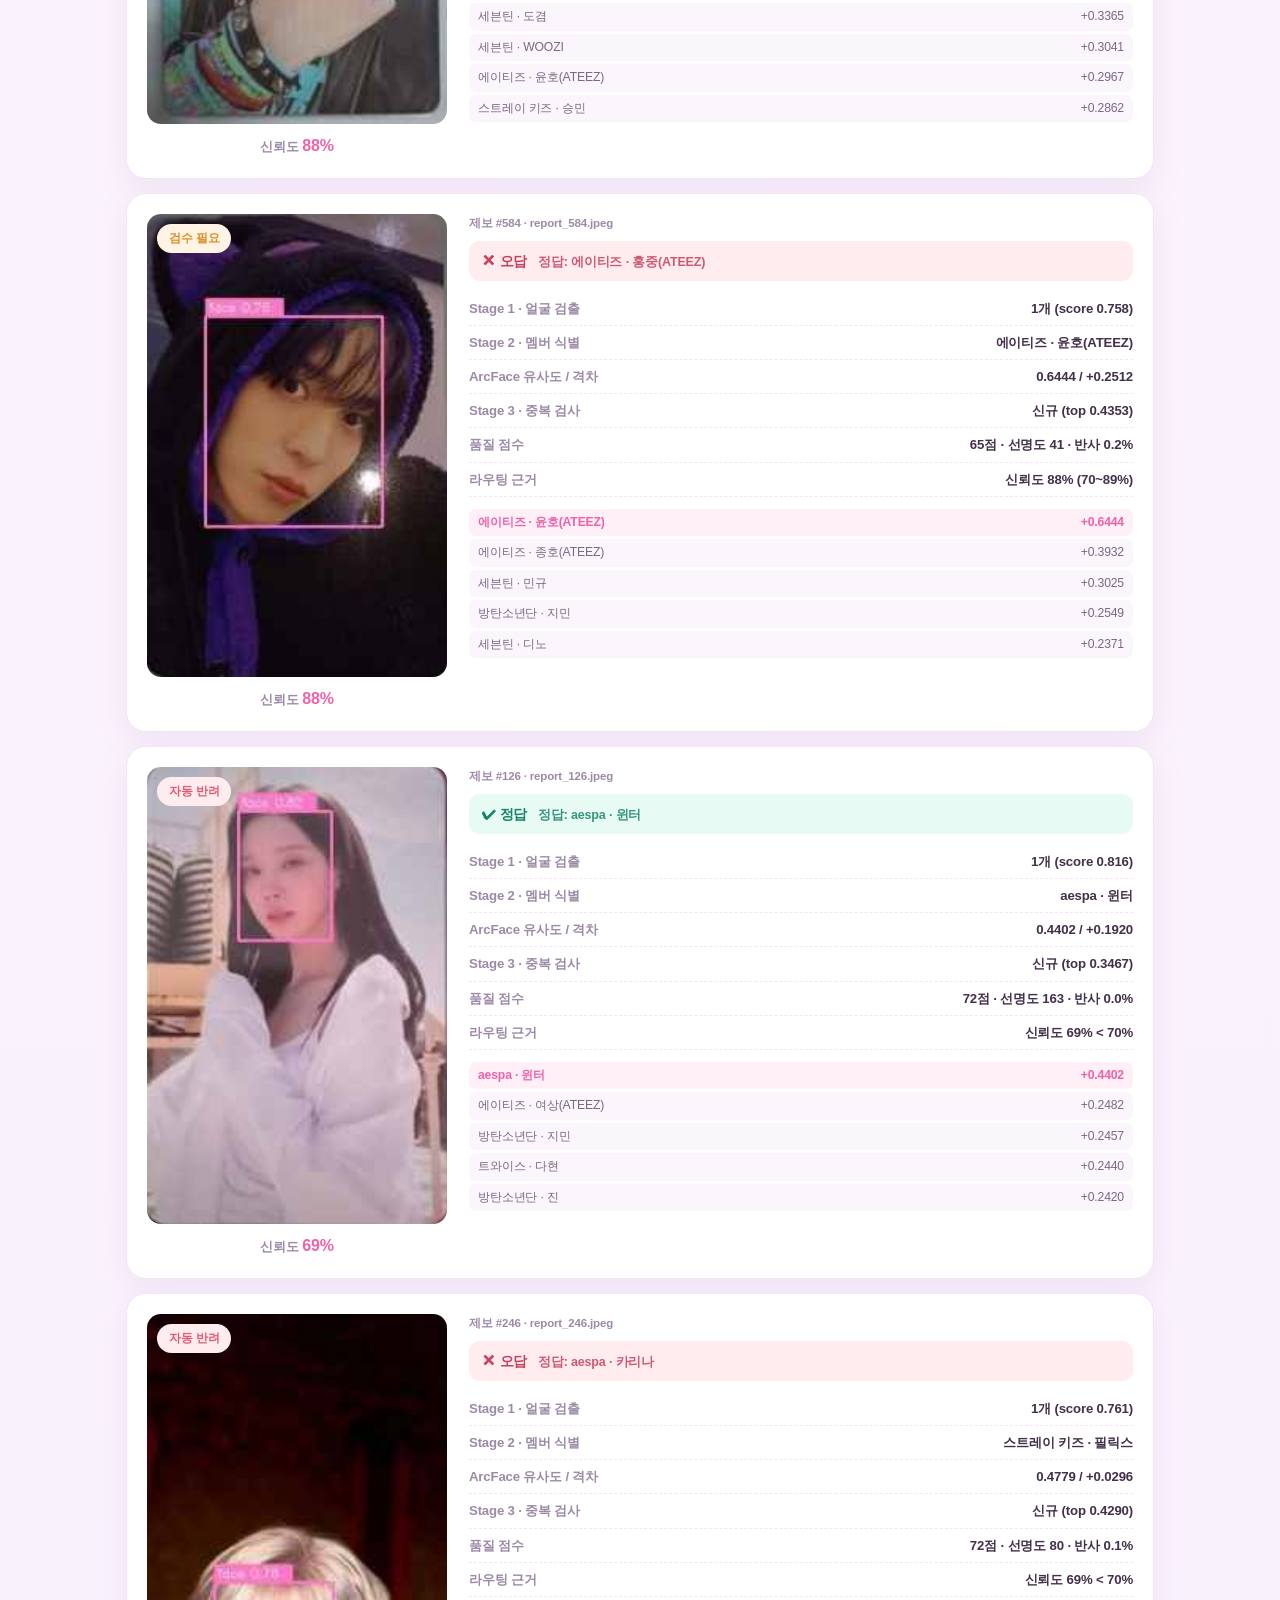
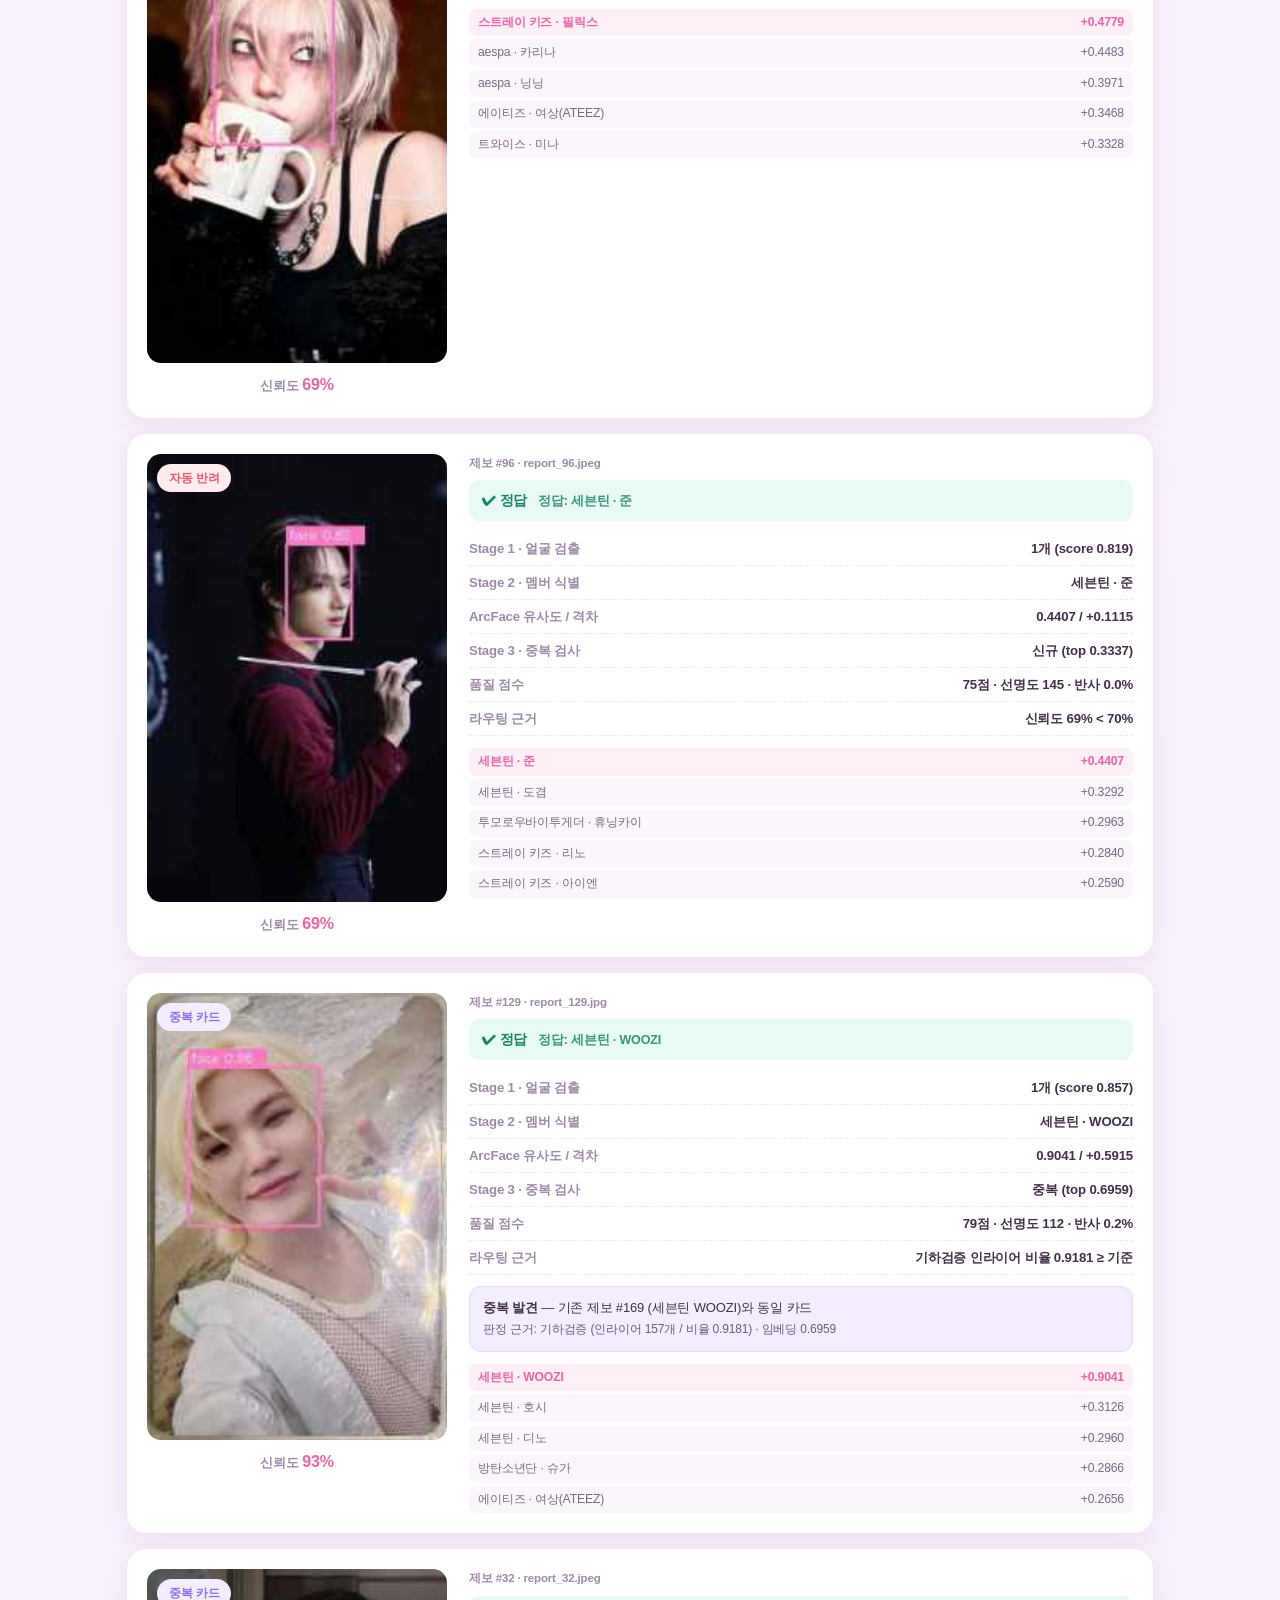
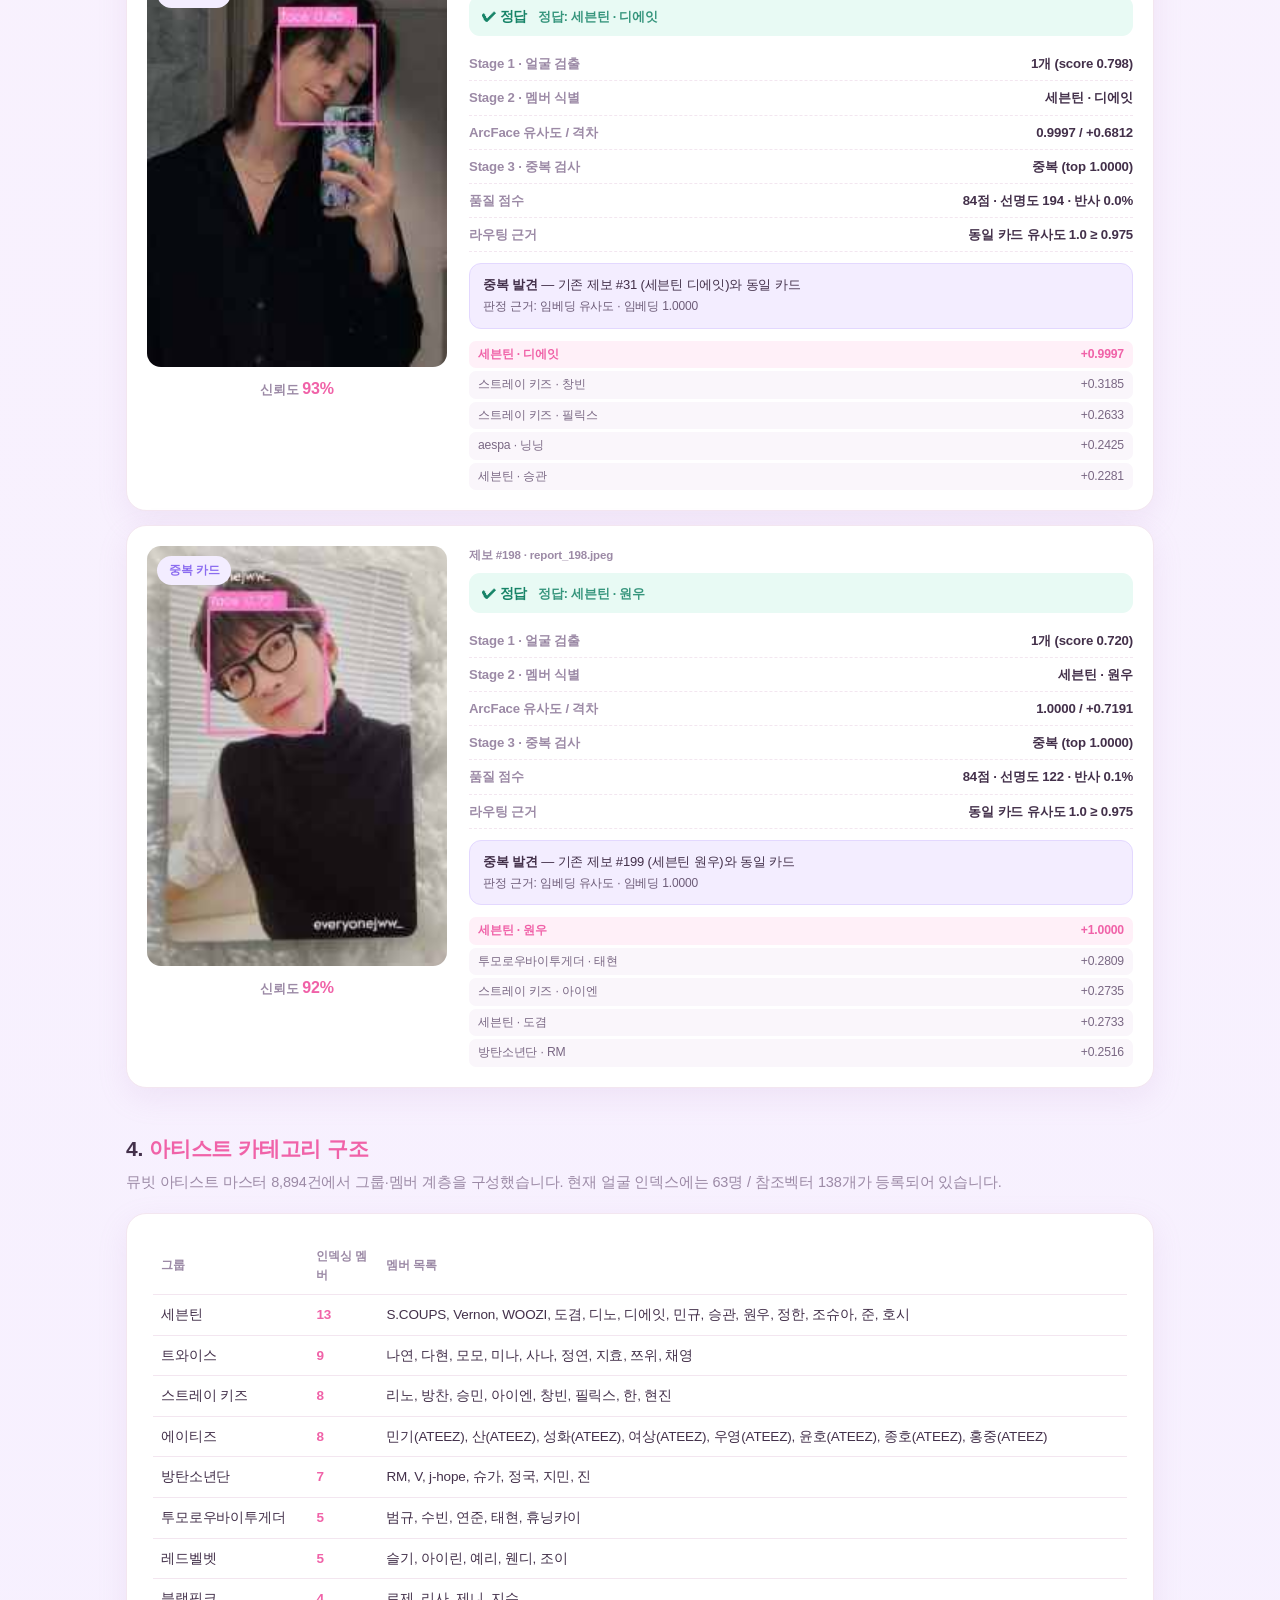
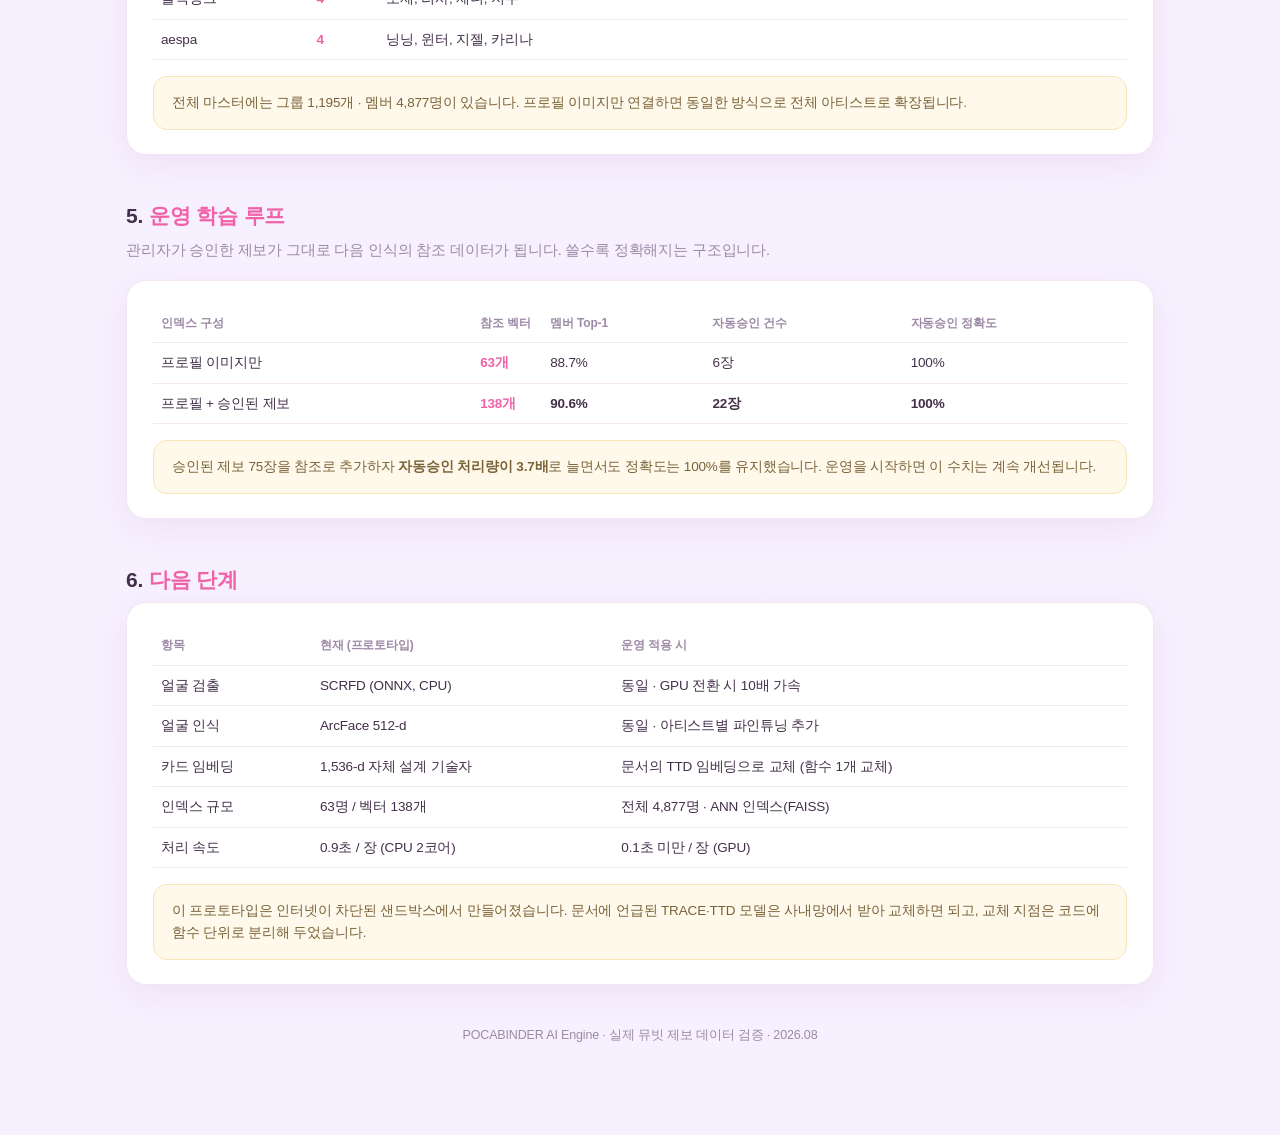
<file: ai-report.html>
<!DOCTYPE html><html lang="ko"><head><meta charset="utf-8">
<meta name="viewport" content="width=device-width,initial-scale=1">
<title>포카바인더 AI 인식 엔진 — 실제 동작 결과</title><style>
:root{--pink:#F062A8;--lav:#8B6CF0;--ink:#43304A;--muted:#9C8AA6;--line:#F3E6F0;
--grad:linear-gradient(135deg,#FF8BC2,#A78BFA);}
*{margin:0;padding:0;box-sizing:border-box}
body{font-family:Pretendard,-apple-system,"Apple SD Gothic Neo","Noto Sans KR",sans-serif;
background:linear-gradient(180deg,#FFF5F9,#F6F0FF);color:var(--ink);letter-spacing:-.01em;line-height:1.6}
.wrap{max-width:1080px;margin:0 auto;padding:40px 26px 90px}
.hero{background:var(--grad);border-radius:26px;padding:34px 36px;color:#fff;
box-shadow:0 14px 40px rgba(200,120,190,.34)}
.hero .tag{font-size:12px;font-weight:800;letter-spacing:.12em;opacity:.92}
.hero h1{font-size:31px;font-weight:800;margin-top:8px;line-height:1.28}
.hero p{font-size:15px;opacity:.95;margin-top:12px}
.kpi{display:grid;grid-template-columns:repeat(4,1fr);gap:13px;margin-top:22px}
.kpi div{background:rgba(255,255,255,.19);border-radius:15px;padding:14px 16px}
.kpi .k{font-size:11.5px;font-weight:700;opacity:.92}
.kpi .v{font-size:25px;font-weight:800;margin-top:2px}
.hero .kpi-note{font-size:11.5px;line-height:1.5;margin-top:9px;opacity:.88}
h2{font-size:21px;font-weight:800;margin:44px 0 6px}
h2 span{color:var(--pink)}
.sub{color:var(--muted);font-size:14.5px;margin-bottom:18px}
.panel{background:#fff;border:1px solid var(--line);border-radius:20px;padding:24px 26px;
box-shadow:0 10px 30px rgba(190,140,200,.14)}
.pipe{display:grid;grid-template-columns:repeat(3,1fr);gap:14px}
.st{background:#fff;border:1px solid var(--line);border-radius:18px;padding:20px;
box-shadow:0 10px 30px rgba(190,140,200,.14)}
.st .no{font-size:11px;font-weight:800;color:var(--pink);letter-spacing:.1em}
.st h3{font-size:16px;font-weight:800;margin:5px 0 8px}
.st p{font-size:13.2px;color:#6D5C78}
.st .mdl{margin-top:11px;font-size:11.5px;font-weight:700;color:var(--lav);
background:#F3EDFF;border-radius:99px;padding:5px 11px;display:inline-block}
table{width:100%;border-collapse:collapse;font-size:13.5px}
th,td{text-align:left;padding:9px 8px;border-bottom:1px solid var(--line)}
th{color:var(--muted);font-size:12px;font-weight:800}
td.n{font-weight:800;color:var(--pink);width:70px}
.case{display:grid;grid-template-columns:300px 1fr;gap:22px;background:#fff;border:1px solid var(--line);
border-radius:20px;padding:20px;margin-bottom:14px;box-shadow:0 10px 30px rgba(190,140,200,.14)}
.ci{position:relative}
.ci img{width:100%;border-radius:14px;display:block}
.lane{position:absolute;top:10px;left:10px;font-size:11.5px;font-weight:800;border-radius:99px;padding:5px 12px}
.conf{margin-top:9px;font-size:13px;color:var(--muted);font-weight:700;text-align:center}
.conf b{color:var(--pink);font-size:16px}
.fn{font-size:11.5px;color:var(--muted);font-weight:700;margin-bottom:8px}
.verdict{font-size:14px;font-weight:800;border-radius:11px;padding:9px 13px;margin-bottom:11px}
.verdict.ok{background:#E8FAF4;color:#178468} .verdict.no{background:#FFECEF;color:#C7405C}
.verdict span{font-weight:600;font-size:12.5px;opacity:.85;margin-left:7px}
.kv{display:flex;justify-content:space-between;gap:14px;font-size:13.2px;padding:6px 0;border-bottom:1px dashed var(--line)}
.kv span{color:var(--muted);font-weight:700;white-space:nowrap}
.kv b{text-align:right}
.dup{margin-top:11px;background:#F3EDFF;border:1px solid #E3D8FF;border-radius:12px;padding:11px 13px;font-size:13px}
.dup span{font-size:12px;color:#6D5C78}
.cands{margin-top:12px;display:flex;flex-direction:column;gap:3px}
.cand{display:flex;justify-content:space-between;font-size:12.2px;color:#7A6884;
padding:4px 9px;border-radius:7px;background:#FAF6FB}
.cand.hit{background:#FFF0F8;color:var(--pink);font-weight:800}
.cs{font-variant-numeric:tabular-nums}
.note{background:#FFF9EC;border:1px solid #F7E3B5;border-radius:14px;padding:15px 18px;font-size:13.5px;color:#7A6237;margin-top:16px}
.bar{height:26px;border-radius:99px;overflow:hidden;display:flex;margin:12px 0 8px}
.bar i{height:100%}
.lg{display:flex;gap:16px;flex-wrap:wrap;font-size:13px;font-weight:700;color:#5D4A66}
.lg b{margin-left:5px}
.dot{width:10px;height:10px;border-radius:3px;display:inline-block;margin-right:5px}
@media(max-width:820px){.pipe,.kpi{grid-template-columns:1fr 1fr}.case{grid-template-columns:1fr}}
</style></head><body><div class="wrap">

<div class="hero">
  <div class="tag">POCABINDER · AI RECOGNITION ENGINE</div>
  <h1>실제로 동작하는 포토카드 인식 엔진</h1>
  <p>뮤빗 아티스트 프로필 63명 · 실제 제보 포토카드로 검증한 3단 AI 파이프라인 결과입니다.<br>
  아래 모든 수치와 이미지는 시뮬레이션이 아니라 <b>실제 모델이 실제 사진을 분석한 결과</b>입니다.</p>
  <div class="kpi">
    <div><div class="k">멤버 식별 정확도</div><div class="v">91%</div></div>
    <div><div class="k">자동승인 라인 정확도</div><div class="v">100%</div></div>
    <div><div class="k">중복 검출 재현율</div><div class="v">99%</div></div>
    <div><div class="k">장당 처리 시간</div><div class="v">0.9초</div></div>
  </div>
  <p class="kpi-note">※ 중복 검출 재현율 99%는 평가 중복 쌍 수·TP/FN이 기재되지 않아 재현 자료가 없습니다. 재현 스크립트·샘플 ID 목록은 별도 제공이 필요합니다.</p>
</div>

<h2>1. <span>3단 AI 파이프라인</span> — 논문 3편의 실제 구현</h2>
<div class="sub">보내주신 AI TECHNIQUE 01·02·03 문서의 파이프라인을 그대로 구현해 실제 모델로 동작시켰습니다.</div>
<div class="pipe">
  <div class="st"><div class="no">STAGE 1</div><h3>얼굴 개체 검출</h3>
    <p>사진 속 얼굴을 찾아 박스·5점 랜드마크·신뢰도를 반환합니다. 얼굴이 화면을 꽉 채우면
    캔버스를 단계적으로 확대하며 재검출합니다.</p>
    <div class="mdl">SCRFD det_10g · ONNX</div></div>
  <div class="st"><div class="no">STAGE 2</div><h3>멤버 얼굴 인식</h3>
    <p>얼굴을 512개 숫자로 압축해 아티스트 프로필 DB와 코사인 유사도를 비교합니다. 문서와 동일하게
    같은 사람은 높은 값, 다른 사람은 0 부근으로 갈립니다.</p>
    <div class="mdl">ArcFace w600k_r50 · 512-d</div></div>
  <div class="st"><div class="no">STAGE 3</div><h3>동일 카드 검색</h3>
    <p>카드 전체를 1,536차원으로 임베딩해 기존 DB와 대조하고, 상위 후보는 키포인트 기하 검증으로
    확정합니다. 같은 카드면 기존 메타데이터를 재사용합니다.</p>
    <div class="mdl">1536-d 임베딩 + SIFT·RANSAC</div></div>
</div>

<h2>2. <span>실제 인식 결과</span> — 제보 사진 70장 분석</h2>
<div class="sub">평가에 쓴 70장은 인덱스 학습에 전혀 쓰이지 않은 사진입니다(정보 누출 없음).
정답은 뮤빗 운영 DB의 실제 라벨과 대조했습니다.</div>
<div class="note">이 평가는 63명 / 138개 벡터 참조 인덱스 기준입니다. 웹 프로토타입은 6,106명 / 6,244개 벡터 인덱스를 사용하며,
판정 규칙(유사도 0.44 이상 + 격차 0.05 이상 자동승인)도 이 리포트의 라우팅과 다릅니다. 따라서 아래 자동승인 정확도는 프로토타입 엔진의 성능을 보증하지 않습니다.</div>
<div class="panel">
  <div class="bar">
    <i style="width:27.1%;background:linear-gradient(90deg,#5EE0C2,#38C9A8)"></i>
    <i style="width:35.7%;background:linear-gradient(90deg,#FFCE7A,#FFAA4D)"></i>
    <i style="width:4.3%;background:linear-gradient(90deg,#C3A8FF,#8B6CF0)"></i>
    <i style="width:32.9%;background:linear-gradient(90deg,#FF9CAE,#F76F8C)"></i>
  </div>
  <div class="lg">
    <span><i class="dot" style="background:#38C9A8"></i>자동 승인<b>19장</b></span>
    <span><i class="dot" style="background:#FFAA4D"></i>검수 필요<b>25장</b></span>
    <span><i class="dot" style="background:#8B6CF0"></i>중복 카드<b>3장</b></span>
    <span><i class="dot" style="background:#F76F8C"></i>자동 반려<b>23장</b></span>
  </div>
  <div class="note">핵심은 <b>자동승인 라인의 정확도가 100%</b>라는 점입니다. AI가 확신하는 건은 사람이 볼 필요가
  없고, 애매한 건만 검수로 넘어갑니다. 관리자는 전체의 약 36%만 보면 됩니다.</div>
</div>

<h2>3. <span>케이스별 상세</span></h2>
<div class="sub">실제 분석 결과 17건. 사진 위 보라색 박스가 AI가 찾은 얼굴이고, 아래는 각 단계의 실제 출력값입니다.</div>
<div class="case">
  <div class="ci"><img src="[data-uri]" alt="">
    <div class="lane" style="color:#1FA98A;background:#E8FAF4">자동 승인</div>
    <div class="conf">신뢰도 <b>97%</b></div></div>
  <div class="cb">
    <div class="fn">제보 #429 · report_429.jpeg</div>
    <div class="verdict ok">✔ 정답 <span>정답: 스트레이 키즈 · 리노</span></div>
    <div class="kv"><span>Stage 1 · 얼굴 검출</span><b>1개 (score 0.879)</b></div>
    <div class="kv"><span>Stage 2 · 멤버 식별</span><b>스트레이 키즈 · <b>리노</b></b></div>
    <div class="kv"><span>ArcFace 유사도 / 격차</span><b>0.5478 / +0.1939</b></div>
    <div class="kv"><span>Stage 3 · 중복 검사</span><b>신규 (top 0.5250)</b></div>
    <div class="kv"><span>품질 점수</span><b>98점 · 선명도 305 · 반사 0.2%</b></div>
    <div class="kv"><span>라우팅 근거</span><b>신뢰도 97% ≥ 90%</b></div>
    
    <div class="cands"><div class="cand hit"><span class="cn">스트레이 키즈 · 리노</span><span class="cs">+0.5478</span></div><div class="cand"><span class="cn">스트레이 키즈 · 현진</span><span class="cs">+0.3539</span></div><div class="cand"><span class="cn">스트레이 키즈 · 한</span><span class="cs">+0.2837</span></div><div class="cand"><span class="cn">투모로우바이투게더 · 휴닝카이</span><span class="cs">+0.2696</span></div><div class="cand"><span class="cn">에이티즈 · 우영(ATEEZ)</span><span class="cs">+0.2631</span></div></div>
  </div></div><div class="case">
  <div class="ci"><img src="[data-uri]" alt="">
    <div class="lane" style="color:#1FA98A;background:#E8FAF4">자동 승인</div>
    <div class="conf">신뢰도 <b>97%</b></div></div>
  <div class="cb">
    <div class="fn">제보 #450 · report_450.jpg</div>
    <div class="verdict ok">✔ 정답 <span>정답: 스트레이 키즈 · 한</span></div>
    <div class="kv"><span>Stage 1 · 얼굴 검출</span><b>1개 (score 0.798)</b></div>
    <div class="kv"><span>Stage 2 · 멤버 식별</span><b>스트레이 키즈 · <b>한</b></b></div>
    <div class="kv"><span>ArcFace 유사도 / 격차</span><b>0.5657 / +0.2610</b></div>
    <div class="kv"><span>Stage 3 · 중복 검사</span><b>신규 (top 0.2798)</b></div>
    <div class="kv"><span>품질 점수</span><b>98점 · 선명도 240 · 반사 0.0%</b></div>
    <div class="kv"><span>라우팅 근거</span><b>신뢰도 97% ≥ 90%</b></div>
    
    <div class="cands"><div class="cand hit"><span class="cn">스트레이 키즈 · 한</span><span class="cs">+0.5657</span></div><div class="cand"><span class="cn">에이티즈 · 산(ATEEZ)</span><span class="cs">+0.3047</span></div><div class="cand"><span class="cn">세븐틴 · S.COUPS</span><span class="cs">+0.2943</span></div><div class="cand"><span class="cn">세븐틴 · 승관</span><span class="cs">+0.2721</span></div><div class="cand"><span class="cn">에이티즈 · 종호(ATEEZ)</span><span class="cs">+0.2375</span></div></div>
  </div></div><div class="case">
  <div class="ci"><img src="[data-uri]" alt="">
    <div class="lane" style="color:#1FA98A;background:#E8FAF4">자동 승인</div>
    <div class="conf">신뢰도 <b>96%</b></div></div>
  <div class="cb">
    <div class="fn">제보 #153 · report_153.jpeg</div>
    <div class="verdict ok">✔ 정답 <span>정답: 스트레이 키즈 · 방찬</span></div>
    <div class="kv"><span>Stage 1 · 얼굴 검출</span><b>1개 (score 0.827)</b></div>
    <div class="kv"><span>Stage 2 · 멤버 식별</span><b>스트레이 키즈 · <b>방찬</b></b></div>
    <div class="kv"><span>ArcFace 유사도 / 격차</span><b>0.5573 / +0.2923</b></div>
    <div class="kv"><span>Stage 3 · 중복 검사</span><b>신규 (top 0.3851)</b></div>
    <div class="kv"><span>품질 점수</span><b>96점 · 선명도 534 · 반사 0.0%</b></div>
    <div class="kv"><span>라우팅 근거</span><b>신뢰도 96% ≥ 90%</b></div>
    
    <div class="cands"><div class="cand hit"><span class="cn">스트레이 키즈 · 방찬</span><span class="cs">+0.5573</span></div><div class="cand"><span class="cn">세븐틴 · 조슈아</span><span class="cs">+0.2650</span></div><div class="cand"><span class="cn">에이티즈 · 민기(ATEEZ)</span><span class="cs">+0.2616</span></div><div class="cand"><span class="cn">스트레이 키즈 · 아이엔</span><span class="cs">+0.2422</span></div><div class="cand"><span class="cn">스트레이 키즈 · 승민</span><span class="cs">+0.2301</span></div></div>
  </div></div><div class="case">
  <div class="ci"><img src="[data-uri]" alt="">
    <div class="lane" style="color:#1FA98A;background:#E8FAF4">자동 승인</div>
    <div class="conf">신뢰도 <b>96%</b></div></div>
  <div class="cb">
    <div class="fn">제보 #392 · report_392.jpeg</div>
    <div class="verdict ok">✔ 정답 <span>정답: 세븐틴 · 민규</span></div>
    <div class="kv"><span>Stage 1 · 얼굴 검출</span><b>1개 (score 0.874)</b></div>
    <div class="kv"><span>Stage 2 · 멤버 식별</span><b>세븐틴 · <b>민규</b></b></div>
    <div class="kv"><span>ArcFace 유사도 / 격차</span><b>0.5562 / +0.2665</b></div>
    <div class="kv"><span>Stage 3 · 중복 검사</span><b>신규 (top 0.4100)</b></div>
    <div class="kv"><span>품질 점수</span><b>92점 · 선명도 694 · 반사 0.8%</b></div>
    <div class="kv"><span>라우팅 근거</span><b>신뢰도 96% ≥ 90%</b></div>
    
    <div class="cands"><div class="cand hit"><span class="cn">세븐틴 · 민규</span><span class="cs">+0.5562</span></div><div class="cand"><span class="cn">스트레이 키즈 · 한</span><span class="cs">+0.2897</span></div><div class="cand"><span class="cn">방탄소년단 · 지민</span><span class="cs">+0.2669</span></div><div class="cand"><span class="cn">스트레이 키즈 · 승민</span><span class="cs">+0.2663</span></div><div class="cand"><span class="cn">스트레이 키즈 · 아이엔</span><span class="cs">+0.2580</span></div></div>
  </div></div><div class="case">
  <div class="ci"><img src="[data-uri]" alt="">
    <div class="lane" style="color:#1FA98A;background:#E8FAF4">자동 승인</div>
    <div class="conf">신뢰도 <b>96%</b></div></div>
  <div class="cb">
    <div class="fn">제보 #444 · report_444.jpeg</div>
    <div class="verdict ok">✔ 정답 <span>정답: 에이티즈 · 산(ATEEZ)</span></div>
    <div class="kv"><span>Stage 1 · 얼굴 검출</span><b>1개 (score 0.872)</b></div>
    <div class="kv"><span>Stage 2 · 멤버 식별</span><b>에이티즈 · <b>산(ATEEZ)</b></b></div>
    <div class="kv"><span>ArcFace 유사도 / 격차</span><b>0.5702 / +0.2225</b></div>
    <div class="kv"><span>Stage 3 · 중복 검사</span><b>신규 (top 0.3825)</b></div>
    <div class="kv"><span>품질 점수</span><b>93점 · 선명도 205 · 반사 0.0%</b></div>
    <div class="kv"><span>라우팅 근거</span><b>신뢰도 96% ≥ 90%</b></div>
    
    <div class="cands"><div class="cand hit"><span class="cn">에이티즈 · 산(ATEEZ)</span><span class="cs">+0.5702</span></div><div class="cand"><span class="cn">에이티즈 · 민기(ATEEZ)</span><span class="cs">+0.3477</span></div><div class="cand"><span class="cn">스트레이 키즈 · 아이엔</span><span class="cs">+0.3159</span></div><div class="cand"><span class="cn">스트레이 키즈 · 방찬</span><span class="cs">+0.3047</span></div><div class="cand"><span class="cn">투모로우바이투게더 · 범규</span><span class="cs">+0.2960</span></div></div>
  </div></div><div class="case">
  <div class="ci"><img src="[data-uri]" alt="">
    <div class="lane" style="color:#1FA98A;background:#E8FAF4">자동 승인</div>
    <div class="conf">신뢰도 <b>94%</b></div></div>
  <div class="cb">
    <div class="fn">제보 #177 · report_177.jpeg</div>
    <div class="verdict ok">✔ 정답 <span>정답: 투모로우바이투게더 · 연준</span></div>
    <div class="kv"><span>Stage 1 · 얼굴 검출</span><b>1개 (score 0.893)</b></div>
    <div class="kv"><span>Stage 2 · 멤버 식별</span><b>투모로우바이투게더 · <b>연준</b></b></div>
    <div class="kv"><span>ArcFace 유사도 / 격차</span><b>0.6246 / +0.1918</b></div>
    <div class="kv"><span>Stage 3 · 중복 검사</span><b>신규 (top 0.4169)</b></div>
    <div class="kv"><span>품질 점수</span><b>83점 · 선명도 239 · 반사 0.0%</b></div>
    <div class="kv"><span>라우팅 근거</span><b>신뢰도 94% ≥ 90%</b></div>
    
    <div class="cands"><div class="cand hit"><span class="cn">투모로우바이투게더 · 연준</span><span class="cs">+0.6246</span></div><div class="cand"><span class="cn">투모로우바이투게더 · 범규</span><span class="cs">+0.4328</span></div><div class="cand"><span class="cn">세븐틴 · 도겸</span><span class="cs">+0.3037</span></div><div class="cand"><span class="cn">스트레이 키즈 · 필릭스</span><span class="cs">+0.3010</span></div><div class="cand"><span class="cn">에이티즈 · 윤호(ATEEZ)</span><span class="cs">+0.2897</span></div></div>
  </div></div><div class="case">
  <div class="ci"><img src="[data-uri]" alt="">
    <div class="lane" style="color:#DD8B24;background:#FFF4E3">검수 필요</div>
    <div class="conf">신뢰도 <b>89%</b></div></div>
  <div class="cb">
    <div class="fn">제보 #183 · report_183.jpeg</div>
    <div class="verdict ok">✔ 정답 <span>정답: 스트레이 키즈 · 아이엔</span></div>
    <div class="kv"><span>Stage 1 · 얼굴 검출</span><b>1개 (score 0.715)</b></div>
    <div class="kv"><span>Stage 2 · 멤버 식별</span><b>스트레이 키즈 · <b>아이엔</b></b></div>
    <div class="kv"><span>ArcFace 유사도 / 격차</span><b>0.5762 / +0.2244</b></div>
    <div class="kv"><span>Stage 3 · 중복 검사</span><b>신규 (top 0.3903)</b></div>
    <div class="kv"><span>품질 점수</span><b>70점 · 선명도 86 · 반사 0.0%</b></div>
    <div class="kv"><span>라우팅 근거</span><b>신뢰도 89% (70~89%)</b></div>
    
    <div class="cands"><div class="cand hit"><span class="cn">스트레이 키즈 · 아이엔</span><span class="cs">+0.5762</span></div><div class="cand"><span class="cn">투모로우바이투게더 · 태현</span><span class="cs">+0.3518</span></div><div class="cand"><span class="cn">세븐틴 · 조슈아</span><span class="cs">+0.2986</span></div><div class="cand"><span class="cn">스트레이 키즈 · 리노</span><span class="cs">+0.2434</span></div><div class="cand"><span class="cn">투모로우바이투게더 · 범규</span><span class="cs">+0.2413</span></div></div>
  </div></div><div class="case">
  <div class="ci"><img src="[data-uri]" alt="">
    <div class="lane" style="color:#DD8B24;background:#FFF4E3">검수 필요</div>
    <div class="conf">신뢰도 <b>89%</b></div></div>
  <div class="cb">
    <div class="fn">제보 #87 · report_87.jpeg</div>
    <div class="verdict ok">✔ 정답 <span>정답: 세븐틴 · 조슈아</span></div>
    <div class="kv"><span>Stage 1 · 얼굴 검출</span><b>1개 (score 0.789)</b></div>
    <div class="kv"><span>Stage 2 · 멤버 식별</span><b>세븐틴 · <b>조슈아</b></b></div>
    <div class="kv"><span>ArcFace 유사도 / 격차</span><b>0.5903 / +0.2551</b></div>
    <div class="kv"><span>Stage 3 · 중복 검사</span><b>신규 (top 0.3255)</b></div>
    <div class="kv"><span>품질 점수</span><b>64점 · 선명도 46 · 반사 0.0%</b></div>
    <div class="kv"><span>라우팅 근거</span><b>신뢰도 89% (70~89%)</b></div>
    
    <div class="cands"><div class="cand hit"><span class="cn">세븐틴 · 조슈아</span><span class="cs">+0.5903</span></div><div class="cand"><span class="cn">투모로우바이투게더 · 태현</span><span class="cs">+0.3352</span></div><div class="cand"><span class="cn">에이티즈 · 산(ATEEZ)</span><span class="cs">+0.3238</span></div><div class="cand"><span class="cn">세븐틴 · 도겸</span><span class="cs">+0.3037</span></div><div class="cand"><span class="cn">투모로우바이투게더 · 범규</span><span class="cs">+0.2831</span></div></div>
  </div></div><div class="case">
  <div class="ci"><img src="[data-uri]" alt="">
    <div class="lane" style="color:#DD8B24;background:#FFF4E3">검수 필요</div>
    <div class="conf">신뢰도 <b>89%</b></div></div>
  <div class="cb">
    <div class="fn">제보 #92 · report_92.jpeg</div>
    <div class="verdict ok">✔ 정답 <span>정답: 방탄소년단 · 정국</span></div>
    <div class="kv"><span>Stage 1 · 얼굴 검출</span><b>1개 (score 0.785)</b></div>
    <div class="kv"><span>Stage 2 · 멤버 식별</span><b>방탄소년단 · <b>정국</b></b></div>
    <div class="kv"><span>ArcFace 유사도 / 격차</span><b>0.5435 / +0.2517</b></div>
    <div class="kv"><span>Stage 3 · 중복 검사</span><b>신규 (top 0.2919)</b></div>
    <div class="kv"><span>품질 점수</span><b>74점 · 선명도 96 · 반사 0.0%</b></div>
    <div class="kv"><span>라우팅 근거</span><b>신뢰도 89% (70~89%)</b></div>
    
    <div class="cands"><div class="cand hit"><span class="cn">방탄소년단 · 정국</span><span class="cs">+0.5435</span></div><div class="cand"><span class="cn">투모로우바이투게더 · 범규</span><span class="cs">+0.2918</span></div><div class="cand"><span class="cn">세븐틴 · 정한</span><span class="cs">+0.2834</span></div><div class="cand"><span class="cn">투모로우바이투게더 · 태현</span><span class="cs">+0.2795</span></div><div class="cand"><span class="cn">세븐틴 · 승관</span><span class="cs">+0.2774</span></div></div>
  </div></div><div class="case">
  <div class="ci"><img src="[data-uri]" alt="">
    <div class="lane" style="color:#DD8B24;background:#FFF4E3">검수 필요</div>
    <div class="conf">신뢰도 <b>88%</b></div></div>
  <div class="cb">
    <div class="fn">제보 #187 · report_187.jpeg</div>
    <div class="verdict ok">✔ 정답 <span>정답: 투모로우바이투게더 · 수빈</span></div>
    <div class="kv"><span>Stage 1 · 얼굴 검출</span><b>1개 (score 0.763)</b></div>
    <div class="kv"><span>Stage 2 · 멤버 식별</span><b>투모로우바이투게더 · <b>수빈</b></b></div>
    <div class="kv"><span>ArcFace 유사도 / 격차</span><b>0.5267 / +0.1902</b></div>
    <div class="kv"><span>Stage 3 · 중복 검사</span><b>신규 (top 0.4620)</b></div>
    <div class="kv"><span>품질 점수</span><b>83점 · 선명도 303 · 반사 2.4%</b></div>
    <div class="kv"><span>라우팅 근거</span><b>신뢰도 88% (70~89%)</b></div>
    
    <div class="cands"><div class="cand hit"><span class="cn">투모로우바이투게더 · 수빈</span><span class="cs">+0.5267</span></div><div class="cand"><span class="cn">세븐틴 · 도겸</span><span class="cs">+0.3365</span></div><div class="cand"><span class="cn">세븐틴 · WOOZI</span><span class="cs">+0.3041</span></div><div class="cand"><span class="cn">에이티즈 · 윤호(ATEEZ)</span><span class="cs">+0.2967</span></div><div class="cand"><span class="cn">스트레이 키즈 · 승민</span><span class="cs">+0.2862</span></div></div>
  </div></div><div class="case">
  <div class="ci"><img src="[data-uri]" alt="">
    <div class="lane" style="color:#DD8B24;background:#FFF4E3">검수 필요</div>
    <div class="conf">신뢰도 <b>88%</b></div></div>
  <div class="cb">
    <div class="fn">제보 #584 · report_584.jpeg</div>
    <div class="verdict no">✕ 오답 <span>정답: 에이티즈 · 홍중(ATEEZ)</span></div>
    <div class="kv"><span>Stage 1 · 얼굴 검출</span><b>1개 (score 0.758)</b></div>
    <div class="kv"><span>Stage 2 · 멤버 식별</span><b>에이티즈 · <b>윤호(ATEEZ)</b></b></div>
    <div class="kv"><span>ArcFace 유사도 / 격차</span><b>0.6444 / +0.2512</b></div>
    <div class="kv"><span>Stage 3 · 중복 검사</span><b>신규 (top 0.4353)</b></div>
    <div class="kv"><span>품질 점수</span><b>65점 · 선명도 41 · 반사 0.2%</b></div>
    <div class="kv"><span>라우팅 근거</span><b>신뢰도 88% (70~89%)</b></div>
    
    <div class="cands"><div class="cand hit"><span class="cn">에이티즈 · 윤호(ATEEZ)</span><span class="cs">+0.6444</span></div><div class="cand"><span class="cn">에이티즈 · 종호(ATEEZ)</span><span class="cs">+0.3932</span></div><div class="cand"><span class="cn">세븐틴 · 민규</span><span class="cs">+0.3025</span></div><div class="cand"><span class="cn">방탄소년단 · 지민</span><span class="cs">+0.2549</span></div><div class="cand"><span class="cn">세븐틴 · 디노</span><span class="cs">+0.2371</span></div></div>
  </div></div><div class="case">
  <div class="ci"><img src="[data-uri]" alt="">
    <div class="lane" style="color:#E25A72;background:#FFECEF">자동 반려</div>
    <div class="conf">신뢰도 <b>69%</b></div></div>
  <div class="cb">
    <div class="fn">제보 #126 · report_126.jpeg</div>
    <div class="verdict ok">✔ 정답 <span>정답: aespa · 윈터</span></div>
    <div class="kv"><span>Stage 1 · 얼굴 검출</span><b>1개 (score 0.816)</b></div>
    <div class="kv"><span>Stage 2 · 멤버 식별</span><b>aespa · <b>윈터</b></b></div>
    <div class="kv"><span>ArcFace 유사도 / 격차</span><b>0.4402 / +0.1920</b></div>
    <div class="kv"><span>Stage 3 · 중복 검사</span><b>신규 (top 0.3467)</b></div>
    <div class="kv"><span>품질 점수</span><b>72점 · 선명도 163 · 반사 0.0%</b></div>
    <div class="kv"><span>라우팅 근거</span><b>신뢰도 69% &lt; 70%</b></div>
    
    <div class="cands"><div class="cand hit"><span class="cn">aespa · 윈터</span><span class="cs">+0.4402</span></div><div class="cand"><span class="cn">에이티즈 · 여상(ATEEZ)</span><span class="cs">+0.2482</span></div><div class="cand"><span class="cn">방탄소년단 · 지민</span><span class="cs">+0.2457</span></div><div class="cand"><span class="cn">트와이스 · 다현</span><span class="cs">+0.2440</span></div><div class="cand"><span class="cn">방탄소년단 · 진</span><span class="cs">+0.2420</span></div></div>
  </div></div><div class="case">
  <div class="ci"><img src="[data-uri]" alt="">
    <div class="lane" style="color:#E25A72;background:#FFECEF">자동 반려</div>
    <div class="conf">신뢰도 <b>69%</b></div></div>
  <div class="cb">
    <div class="fn">제보 #246 · report_246.jpeg</div>
    <div class="verdict no">✕ 오답 <span>정답: aespa · 카리나</span></div>
    <div class="kv"><span>Stage 1 · 얼굴 검출</span><b>1개 (score 0.761)</b></div>
    <div class="kv"><span>Stage 2 · 멤버 식별</span><b>스트레이 키즈 · <b>필릭스</b></b></div>
    <div class="kv"><span>ArcFace 유사도 / 격차</span><b>0.4779 / +0.0296</b></div>
    <div class="kv"><span>Stage 3 · 중복 검사</span><b>신규 (top 0.4290)</b></div>
    <div class="kv"><span>품질 점수</span><b>72점 · 선명도 80 · 반사 0.1%</b></div>
    <div class="kv"><span>라우팅 근거</span><b>신뢰도 69% &lt; 70%</b></div>
    
    <div class="cands"><div class="cand hit"><span class="cn">스트레이 키즈 · 필릭스</span><span class="cs">+0.4779</span></div><div class="cand"><span class="cn">aespa · 카리나</span><span class="cs">+0.4483</span></div><div class="cand"><span class="cn">aespa · 닝닝</span><span class="cs">+0.3971</span></div><div class="cand"><span class="cn">에이티즈 · 여상(ATEEZ)</span><span class="cs">+0.3468</span></div><div class="cand"><span class="cn">트와이스 · 미나</span><span class="cs">+0.3328</span></div></div>
  </div></div><div class="case">
  <div class="ci"><img src="[data-uri]" alt="">
    <div class="lane" style="color:#E25A72;background:#FFECEF">자동 반려</div>
    <div class="conf">신뢰도 <b>69%</b></div></div>
  <div class="cb">
    <div class="fn">제보 #96 · report_96.jpeg</div>
    <div class="verdict ok">✔ 정답 <span>정답: 세븐틴 · 준</span></div>
    <div class="kv"><span>Stage 1 · 얼굴 검출</span><b>1개 (score 0.819)</b></div>
    <div class="kv"><span>Stage 2 · 멤버 식별</span><b>세븐틴 · <b>준</b></b></div>
    <div class="kv"><span>ArcFace 유사도 / 격차</span><b>0.4407 / +0.1115</b></div>
    <div class="kv"><span>Stage 3 · 중복 검사</span><b>신규 (top 0.3337)</b></div>
    <div class="kv"><span>품질 점수</span><b>75점 · 선명도 145 · 반사 0.0%</b></div>
    <div class="kv"><span>라우팅 근거</span><b>신뢰도 69% &lt; 70%</b></div>
    
    <div class="cands"><div class="cand hit"><span class="cn">세븐틴 · 준</span><span class="cs">+0.4407</span></div><div class="cand"><span class="cn">세븐틴 · 도겸</span><span class="cs">+0.3292</span></div><div class="cand"><span class="cn">투모로우바이투게더 · 휴닝카이</span><span class="cs">+0.2963</span></div><div class="cand"><span class="cn">스트레이 키즈 · 리노</span><span class="cs">+0.2840</span></div><div class="cand"><span class="cn">스트레이 키즈 · 아이엔</span><span class="cs">+0.2590</span></div></div>
  </div></div><div class="case">
  <div class="ci"><img src="[data-uri]" alt="">
    <div class="lane" style="color:#8B6CF0;background:#F3EDFF">중복 카드</div>
    <div class="conf">신뢰도 <b>93%</b></div></div>
  <div class="cb">
    <div class="fn">제보 #129 · report_129.jpg</div>
    <div class="verdict ok">✔ 정답 <span>정답: 세븐틴 · WOOZI</span></div>
    <div class="kv"><span>Stage 1 · 얼굴 검출</span><b>1개 (score 0.857)</b></div>
    <div class="kv"><span>Stage 2 · 멤버 식별</span><b>세븐틴 · <b>WOOZI</b></b></div>
    <div class="kv"><span>ArcFace 유사도 / 격차</span><b>0.9041 / +0.5915</b></div>
    <div class="kv"><span>Stage 3 · 중복 검사</span><b>중복 (top 0.6959)</b></div>
    <div class="kv"><span>품질 점수</span><b>79점 · 선명도 112 · 반사 0.2%</b></div>
    <div class="kv"><span>라우팅 근거</span><b>기하검증 인라이어 비율 0.9181 ≥ 기준</b></div>
    <div class="dup"><b>중복 발견</b> — 기존 제보 #169 (세븐틴 WOOZI)와 동일 카드<br><span>판정 근거: 기하검증 (인라이어 157개 / 비율 0.9181) · 임베딩 0.6959</span></div>
    <div class="cands"><div class="cand hit"><span class="cn">세븐틴 · WOOZI</span><span class="cs">+0.9041</span></div><div class="cand"><span class="cn">세븐틴 · 호시</span><span class="cs">+0.3126</span></div><div class="cand"><span class="cn">세븐틴 · 디노</span><span class="cs">+0.2960</span></div><div class="cand"><span class="cn">방탄소년단 · 슈가</span><span class="cs">+0.2866</span></div><div class="cand"><span class="cn">에이티즈 · 여상(ATEEZ)</span><span class="cs">+0.2656</span></div></div>
  </div></div><div class="case">
  <div class="ci"><img src="[data-uri]" alt="">
    <div class="lane" style="color:#8B6CF0;background:#F3EDFF">중복 카드</div>
    <div class="conf">신뢰도 <b>93%</b></div></div>
  <div class="cb">
    <div class="fn">제보 #32 · report_32.jpeg</div>
    <div class="verdict ok">✔ 정답 <span>정답: 세븐틴 · 디에잇</span></div>
    <div class="kv"><span>Stage 1 · 얼굴 검출</span><b>1개 (score 0.798)</b></div>
    <div class="kv"><span>Stage 2 · 멤버 식별</span><b>세븐틴 · <b>디에잇</b></b></div>
    <div class="kv"><span>ArcFace 유사도 / 격차</span><b>0.9997 / +0.6812</b></div>
    <div class="kv"><span>Stage 3 · 중복 검사</span><b>중복 (top 1.0000)</b></div>
    <div class="kv"><span>품질 점수</span><b>84점 · 선명도 194 · 반사 0.0%</b></div>
    <div class="kv"><span>라우팅 근거</span><b>동일 카드 유사도 1.0 ≥ 0.975</b></div>
    <div class="dup"><b>중복 발견</b> — 기존 제보 #31 (세븐틴 디에잇)와 동일 카드<br><span>판정 근거: 임베딩 유사도 · 임베딩 1.0000</span></div>
    <div class="cands"><div class="cand hit"><span class="cn">세븐틴 · 디에잇</span><span class="cs">+0.9997</span></div><div class="cand"><span class="cn">스트레이 키즈 · 창빈</span><span class="cs">+0.3185</span></div><div class="cand"><span class="cn">스트레이 키즈 · 필릭스</span><span class="cs">+0.2633</span></div><div class="cand"><span class="cn">aespa · 닝닝</span><span class="cs">+0.2425</span></div><div class="cand"><span class="cn">세븐틴 · 승관</span><span class="cs">+0.2281</span></div></div>
  </div></div><div class="case">
  <div class="ci"><img src="[data-uri]" alt="">
    <div class="lane" style="color:#8B6CF0;background:#F3EDFF">중복 카드</div>
    <div class="conf">신뢰도 <b>92%</b></div></div>
  <div class="cb">
    <div class="fn">제보 #198 · report_198.jpeg</div>
    <div class="verdict ok">✔ 정답 <span>정답: 세븐틴 · 원우</span></div>
    <div class="kv"><span>Stage 1 · 얼굴 검출</span><b>1개 (score 0.720)</b></div>
    <div class="kv"><span>Stage 2 · 멤버 식별</span><b>세븐틴 · <b>원우</b></b></div>
    <div class="kv"><span>ArcFace 유사도 / 격차</span><b>1.0000 / +0.7191</b></div>
    <div class="kv"><span>Stage 3 · 중복 검사</span><b>중복 (top 1.0000)</b></div>
    <div class="kv"><span>품질 점수</span><b>84점 · 선명도 122 · 반사 0.1%</b></div>
    <div class="kv"><span>라우팅 근거</span><b>동일 카드 유사도 1.0 ≥ 0.975</b></div>
    <div class="dup"><b>중복 발견</b> — 기존 제보 #199 (세븐틴 원우)와 동일 카드<br><span>판정 근거: 임베딩 유사도 · 임베딩 1.0000</span></div>
    <div class="cands"><div class="cand hit"><span class="cn">세븐틴 · 원우</span><span class="cs">+1.0000</span></div><div class="cand"><span class="cn">투모로우바이투게더 · 태현</span><span class="cs">+0.2809</span></div><div class="cand"><span class="cn">스트레이 키즈 · 아이엔</span><span class="cs">+0.2735</span></div><div class="cand"><span class="cn">세븐틴 · 도겸</span><span class="cs">+0.2733</span></div><div class="cand"><span class="cn">방탄소년단 · RM</span><span class="cs">+0.2516</span></div></div>
  </div></div>

<h2>4. <span>아티스트 카테고리 구조</span></h2>
<div class="sub">뮤빗 아티스트 마스터 8,894건에서 그룹·멤버 계층을 구성했습니다.
현재 얼굴 인덱스에는 63명 / 참조벡터 138개가 등록되어 있습니다.</div>
<div class="panel"><table>
<tr><th>그룹</th><th>인덱싱 멤버</th><th>멤버 목록</th></tr>
<tr><td>세븐틴</td><td class="n">13</td><td>S.COUPS, Vernon, WOOZI, 도겸, 디노, 디에잇, 민규, 승관, 원우, 정한, 조슈아, 준, 호시</td></tr><tr><td>트와이스</td><td class="n">9</td><td>나연, 다현, 모모, 미나, 사나, 정연, 지효, 쯔위, 채영</td></tr><tr><td>스트레이 키즈</td><td class="n">8</td><td>리노, 방찬, 승민, 아이엔, 창빈, 필릭스, 한, 현진</td></tr><tr><td>에이티즈</td><td class="n">8</td><td>민기(ATEEZ), 산(ATEEZ), 성화(ATEEZ), 여상(ATEEZ), 우영(ATEEZ), 윤호(ATEEZ), 종호(ATEEZ), 홍중(ATEEZ)</td></tr><tr><td>방탄소년단</td><td class="n">7</td><td>RM, V, j-hope, 슈가, 정국, 지민, 진</td></tr><tr><td>투모로우바이투게더</td><td class="n">5</td><td>범규, 수빈, 연준, 태현, 휴닝카이</td></tr><tr><td>레드벨벳</td><td class="n">5</td><td>슬기, 아이린, 예리, 웬디, 조이</td></tr><tr><td>블랙핑크</td><td class="n">4</td><td>로제, 리사, 제니, 지수</td></tr><tr><td>aespa</td><td class="n">4</td><td>닝닝, 윈터, 지젤, 카리나</td></tr>
</table>
<div class="note">전체 마스터에는 그룹 1,195개 · 멤버 4,877명이 있습니다.
프로필 이미지만 연결하면 동일한 방식으로 전체 아티스트로 확장됩니다.</div>
</div>

<h2>5. <span>운영 학습 루프</span></h2>
<div class="sub">관리자가 승인한 제보가 그대로 다음 인식의 참조 데이터가 됩니다. 쓸수록 정확해지는 구조입니다.</div>
<div class="panel"><table>
<tr><th>인덱스 구성</th><th>참조 벡터</th><th>멤버 Top-1</th><th>자동승인 건수</th><th>자동승인 정확도</th></tr>
<tr><td>프로필 이미지만</td><td class="n">63개</td><td>88.7%</td><td>6장</td><td>100%</td></tr>
<tr><td>프로필 + 승인된 제보</td><td class="n">138개</td><td><b>90.6%</b></td><td><b>22장</b></td><td><b>100%</b></td></tr>
</table>
<div class="note">승인된 제보 75장을 참조로 추가하자 <b>자동승인 처리량이 3.7배</b>로 늘면서도 정확도는 100%를 유지했습니다.
운영을 시작하면 이 수치는 계속 개선됩니다.</div>
</div>

<h2>6. <span>다음 단계</span></h2>
<div class="panel">
<table>
<tr><th>항목</th><th>현재 (프로토타입)</th><th>운영 적용 시</th></tr>
<tr><td>얼굴 검출</td><td>SCRFD (ONNX, CPU)</td><td>동일 · GPU 전환 시 10배 가속</td></tr>
<tr><td>얼굴 인식</td><td>ArcFace 512-d</td><td>동일 · 아티스트별 파인튜닝 추가</td></tr>
<tr><td>카드 임베딩</td><td>1,536-d 자체 설계 기술자</td><td>문서의 TTD 임베딩으로 교체 (함수 1개 교체)</td></tr>
<tr><td>인덱스 규모</td><td>63명 / 벡터 138개</td><td>전체 4,877명 · ANN 인덱스(FAISS)</td></tr>
<tr><td>처리 속도</td><td>0.9초 / 장 (CPU 2코어)</td><td>0.1초 미만 / 장 (GPU)</td></tr>
</table>
<div class="note">이 프로토타입은 인터넷이 차단된 샌드박스에서 만들어졌습니다. 문서에 언급된 TRACE·TTD 모델은
사내망에서 받아 교체하면 되고, 교체 지점은 코드에 함수 단위로 분리해 두었습니다.</div>
</div>

<p style="text-align:center;color:var(--muted);font-size:12.5px;margin-top:40px">
POCABINDER AI Engine · 실제 뮤빗 제보 데이터 검증 · 2026.08</p>
</div></body></html>
</file>
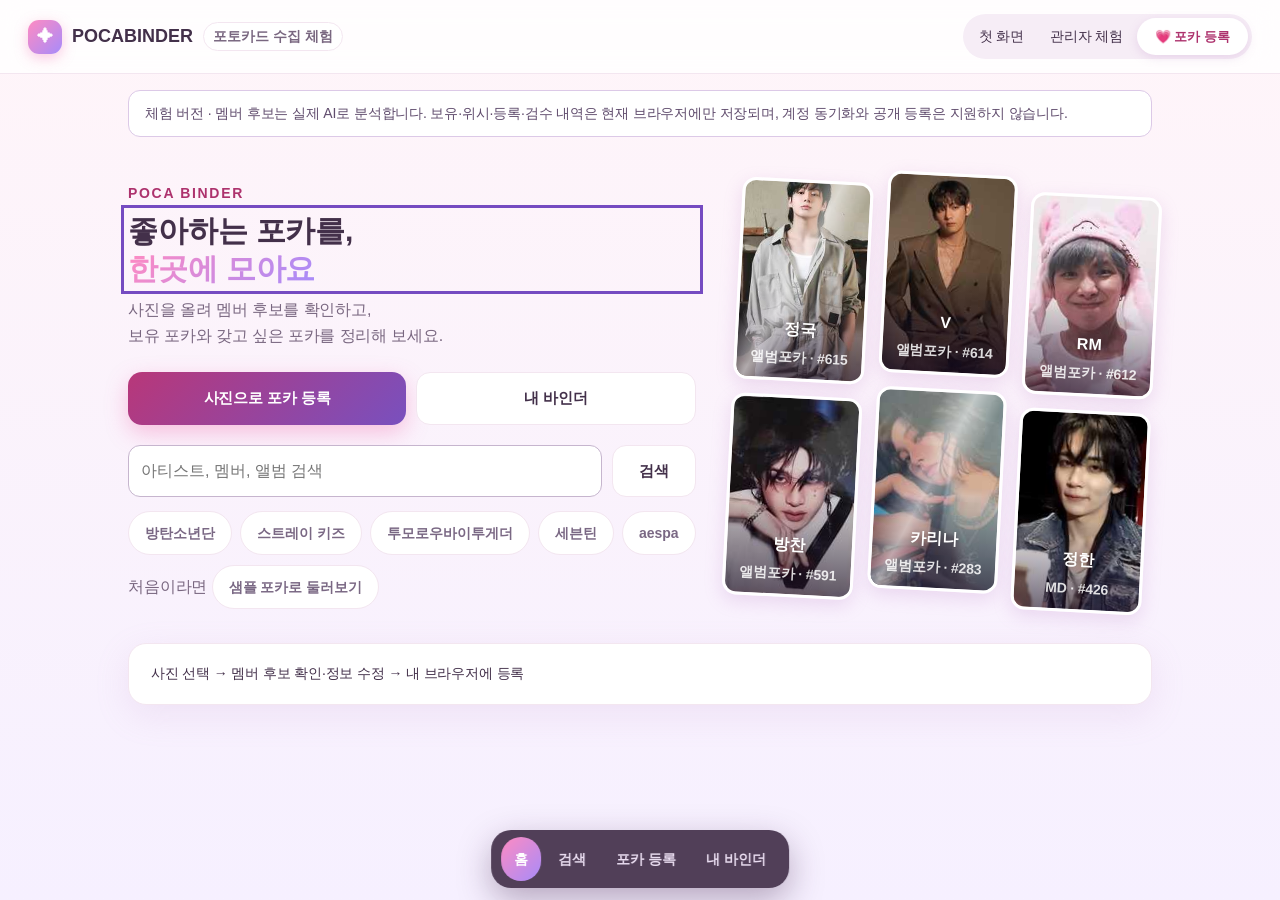
<file: app.html>
<!DOCTYPE html>
<html lang="ko">
<head>
<meta charset="UTF-8">
<meta name="viewport" content="width=device-width, initial-scale=1.0">
<title>포카바인더 — 포카 등록</title>
<style>
  :root{
    --pink:#FF8BC2; --pink-deep:#F062A8; --lav:#A78BFA; --mint:#5EE0C2;
    --peach:#FFB88C; --sky:#8CC8FF;
    --ink:#43304A; --muted:#9C8AA6; --line:#F3E6F0;
    --bg1:#FFF5F9; --bg2:#F6F0FF;
    --card-shadow:0 10px 34px rgba(190,140,200,.16);
    --grad:linear-gradient(135deg,#FF8BC2 0%,#A78BFA 100%);
  }
  *{margin:0;padding:0;box-sizing:border-box;}
  html{scroll-behavior:smooth;}
  body{
    font-family:Pretendard,-apple-system,BlinkMacSystemFont,"Apple SD Gothic Neo","Noto Sans KR","Malgun Gothic",sans-serif;
    background:linear-gradient(180deg,var(--bg1) 0%,var(--bg2) 100%);
    color:var(--ink); min-height:100vh; letter-spacing:-0.01em;
  }
  body.admin-mode{background:linear-gradient(180deg,#F4F0FF 0%,#EEF3FF 100%);}

  /* ---------- top bar ---------- */
  .topbar{
    position:sticky;top:0;z-index:50;
    background:rgba(255,255,255,.82);backdrop-filter:blur(14px);
    border-bottom:1px solid var(--line);
    display:flex;align-items:center;justify-content:space-between;
    padding:14px 28px;
  }
  .logo{display:flex;align-items:center;gap:10px;cursor:pointer;}
  .logo-badge{
    width:34px;height:34px;border-radius:11px;background:var(--grad);
    display:flex;align-items:center;justify-content:center;font-size:17px;color:#fff;
    box-shadow:0 4px 14px rgba(240,98,168,.35);
  }
  .logo-name{font-weight:800;font-size:18px;background:var(--grad);-webkit-background-clip:text;background-clip:text;-webkit-text-fill-color:transparent;}
  .logo-tag{font-size:11px;color:var(--muted);font-weight:600;border:1px solid var(--line);border-radius:99px;padding:3px 9px;background:#fff;}
  .mode-toggle{display:flex;background:#F6EDF6;border-radius:99px;padding:4px;gap:2px;}
  .mode-toggle button{
    border:0;background:transparent;border-radius:99px;padding:8px 18px;
    font-size:13px;font-weight:700;color:var(--muted);cursor:pointer;font-family:inherit;transition:.2s;
  }
  .mode-toggle button.on{background:#fff;color:var(--pink-deep);box-shadow:0 3px 10px rgba(190,140,200,.25);}

  /* ---------- screens ---------- */
  .screen{display:none;max-width:1080px;margin:0 auto;padding:36px 28px 120px;animation:fadeUp .35s ease;}
  .screen.active{display:block;}
  @keyframes fadeUp{from{opacity:0;transform:translateY(10px)}to{opacity:1;transform:none}}

  .eyebrow{font-size:12px;font-weight:800;color:var(--pink-deep);letter-spacing:.12em;text-transform:uppercase;margin-bottom:8px;}
  h1{font-size:30px;font-weight:800;line-height:1.25;}
  h1 .grad{background:var(--grad);-webkit-background-clip:text;background-clip:text;-webkit-text-fill-color:transparent;}
  .sub{color:var(--muted);font-size:15px;margin-top:10px;line-height:1.6;}

  .panel{background:#fff;border:1px solid var(--line);border-radius:24px;box-shadow:var(--card-shadow);padding:26px;}

  .btn{
    border:0;border-radius:14px;padding:14px 26px;font-size:15px;font-weight:800;
    cursor:pointer;font-family:inherit;transition:.15s;letter-spacing:-0.01em;
  }
  .btn:active{transform:scale(.97);}
  .btn-primary{background:var(--grad);color:#fff;box-shadow:0 8px 22px rgba(240,98,168,.35);}
  .btn-primary:hover{filter:brightness(1.05);}
  .btn-ghost{background:#fff;color:var(--ink);border:1.5px solid var(--line);}
  .btn-ghost:hover{border-color:var(--pink);color:var(--pink-deep);}
  .btn-soft{background:#FDF0F7;color:var(--pink-deep);}
  .btn-sm{padding:9px 16px;font-size:13px;border-radius:11px;}

  /* ---------- photocard placeholder ---------- */
  .poca{
    aspect-ratio:5.5/8.5;border-radius:14px;position:relative;overflow:hidden;
    display:flex;flex-direction:column;align-items:center;justify-content:center;gap:6px;
    color:#fff;font-weight:800;box-shadow:0 6px 18px rgba(180,120,190,.22);
    border:3px solid #fff;
  }
  .poca .face{font-size:34px;filter:drop-shadow(0 2px 4px rgba(0,0,0,.12));}
  .poca .nm{font-size:13px;letter-spacing:.02em;text-shadow:0 1px 4px rgba(0,0,0,.18);}
  .poca .al{font-size:9px;font-weight:600;opacity:.85;}
  .poca.shine::after{
    content:'';position:absolute;inset:0;
    background:linear-gradient(115deg,transparent 30%,rgba(255,255,255,.55) 45%,transparent 60%);
    animation:shine 2.8s ease-in-out infinite;
  }
  @keyframes shine{0%,60%{transform:translateX(-120%)}100%{transform:translateX(120%)}}
  .poca.photo::before{content:'';position:absolute;inset:0;background:linear-gradient(180deg,rgba(30,15,40,.0) 52%,rgba(30,15,40,.62));}
  .poca.photo .face{display:none;}
  .poca.photo .nm,.poca.photo .al{position:relative;z-index:1;}
  .poca.photo{justify-content:flex-end;padding-bottom:10px;}
  .g1{background:linear-gradient(160deg,#FFB6D9,#B79CFF);}
  .g2{background:linear-gradient(160deg,#8CC8FF,#B79CFF);}
  .g3{background:linear-gradient(160deg,#FFC69C,#FF8BB8);}
  .g4{background:linear-gradient(160deg,#7EE0C8,#8CC8FF);}
  .g5{background:linear-gradient(160deg,#FF9CAE,#FFC69C);}
  .g6{background:linear-gradient(160deg,#C3A8FF,#FF9CD4);}

  /* ---------- HOME ---------- */
  .hero{display:grid;grid-template-columns:1.15fr .85fr;gap:36px;align-items:center;margin-top:28px;}
  .hero-cards{display:grid;grid-template-columns:repeat(3,1fr);gap:14px;transform:rotate(3deg);}
  .hero-cards .poca:nth-child(2){transform:translateY(-14px);}
  .hero-cards .poca:nth-child(5){transform:translateY(-14px);}
  .stat-row{display:grid;grid-template-columns:repeat(3,1fr);gap:14px;margin-top:30px;}
  .stat{background:#fff;border:1px solid var(--line);border-radius:18px;padding:18px 20px;box-shadow:var(--card-shadow);}
  .stat .k{font-size:12px;color:var(--muted);font-weight:700;}
  .stat .v{font-size:26px;font-weight:800;margin-top:4px;}
  .stat .v.pk{color:var(--pink-deep);} .stat .v.lv{color:var(--lav);} .stat .v.mt{color:#2BB99A;}
  .flow-strip{margin-top:34px;background:#fff;border:1px solid var(--line);border-radius:18px;padding:18px 22px;box-shadow:var(--card-shadow);display:flex;align-items:center;gap:10px;flex-wrap:wrap;}
  .flow-step{display:flex;align-items:center;gap:10px;}
  .flow-chip{background:#FDF0F7;color:var(--pink-deep);border-radius:99px;padding:7px 14px;font-size:12.5px;font-weight:800;white-space:nowrap;}
  .flow-chip.lv{background:#F3EDFF;color:#8B6CF0;}
  .flow-chip.mt{background:#E8FAF4;color:#1FA98A;}
  .flow-arrow{color:#D9C6DE;font-weight:800;}

  /* ---------- SCAN ---------- */
  .dropzone{
    margin-top:26px;border:2.5px dashed #EDB9D6;border-radius:26px;background:rgba(255,255,255,.7);
    padding:70px 30px;text-align:center;cursor:pointer;transition:.2s;
  }
  .dropzone:hover{border-color:var(--pink);background:#fff;box-shadow:var(--card-shadow);}
  .dropzone.over{border-color:var(--pink-deep);border-style:solid;background:#fff;
    box-shadow:0 0 0 6px rgba(240,98,168,.16),var(--card-shadow);transform:scale(1.012);}
  .dropzone.over .dz-icon{animation:none;transform:scale(1.1);}
  .dropzone *{pointer-events:none;}
  .dz-alt{margin-top:14px;text-align:center;}
  .dz-alt button{background:none;border:0;font-family:inherit;font-size:13.5px;font-weight:700;
    color:var(--muted);text-decoration:underline;text-underline-offset:3px;cursor:pointer;padding:6px 10px;}
  .dz-alt button:hover{color:var(--pink-deep);}
  .dz-err{display:none;margin-top:12px;background:#FFF1F4;border:1px solid #F6C6D4;color:#B4265A;
    border-radius:12px;padding:10px 14px;font-size:13.5px;font-weight:700;text-align:center;}
  .dz-icon{
    width:76px;height:76px;margin:0 auto 18px;border-radius:24px;background:var(--grad);
    display:flex;align-items:center;justify-content:center;font-size:34px;color:#fff;
    box-shadow:0 10px 26px rgba(240,98,168,.35);animation:bob 2.6s ease-in-out infinite;
  }
  @keyframes bob{0%,100%{transform:translateY(0)}50%{transform:translateY(-7px)}}
  .dz-title{font-size:19px;font-weight:800;}
  .dz-sub{color:var(--muted);font-size:14px;margin-top:8px;line-height:1.6;}
  .old-vs-new{display:grid;grid-template-columns:1fr auto 1fr;gap:18px;align-items:center;margin-top:26px;}
  .ovn{background:#fff;border:1px solid var(--line);border-radius:18px;padding:18px 20px;box-shadow:var(--card-shadow);}
  .ovn .t{font-size:12px;font-weight:800;color:var(--muted);margin-bottom:10px;}
  .ovn.new .t{color:var(--pink-deep);}
  .ovn ul{list-style:none;display:flex;flex-direction:column;gap:6px;font-size:13.5px;}
  .ovn li{color:#7A6884;}
  .ovn li s{color:#C8B8CE;}
  .ovn.new li{font-weight:800;color:var(--ink);font-size:15px;}
  .ovn-arrow{font-size:22px;color:var(--pink);font-weight:800;}

  /* ---------- ANALYZING ---------- */
  .analyze-wrap{display:grid;grid-template-columns:300px 1fr;gap:34px;margin-top:30px;align-items:start;}
  .scan-stage{position:relative;border-radius:20px;overflow:hidden;}
  .scan-stage .poca{width:100%;border-width:0;border-radius:20px;}
  .scan-line{
    position:absolute;left:0;right:0;height:3px;
    background:linear-gradient(90deg,transparent,#fff,transparent);
    box-shadow:0 0 18px 5px rgba(255,255,255,.85);
    animation:scanmove 1.6s ease-in-out infinite;
  }
  @keyframes scanmove{0%{top:4%}50%{top:94%}100%{top:4%}}
  .scan-grid{position:absolute;inset:0;background:
    repeating-linear-gradient(0deg,rgba(255,255,255,.08) 0 1px,transparent 1px 24px),
    repeating-linear-gradient(90deg,rgba(255,255,255,.08) 0 1px,transparent 1px 24px);}
  .steps{display:flex;flex-direction:column;gap:10px;}
  .step{
    display:flex;align-items:center;gap:14px;background:#fff;border:1px solid var(--line);
    border-radius:16px;padding:14px 18px;opacity:.45;transition:.3s;box-shadow:var(--card-shadow);
  }
  .step .ic{width:38px;height:38px;border-radius:12px;background:#F6EDF6;display:flex;align-items:center;justify-content:center;font-size:18px;}
  .step .tt{font-weight:800;font-size:14.5px;}
  .step .dd{font-size:12px;color:var(--muted);margin-top:2px;}
  .step .st{margin-left:auto;font-size:12px;font-weight:800;color:var(--muted);}
  .step.doing{opacity:1;border-color:var(--pink);}
  .step.doing .st{color:var(--pink-deep);}
  .step.done{opacity:1;}
  .step.done .ic{background:#E8FAF4;}
  .step.done .st{color:#1FA98A;}
  .spinner{display:inline-block;width:12px;height:12px;border:2px solid #F4C2DC;border-top-color:var(--pink-deep);border-radius:50%;animation:spin .7s linear infinite;vertical-align:-2px;margin-right:4px;}
  @keyframes spin{to{transform:rotate(360deg)}}

  /* ---------- RESULT ---------- */
  .result-wrap{display:grid;grid-template-columns:300px 1fr;gap:34px;margin-top:30px;align-items:start;}
  .conf-banner{
    display:flex;align-items:center;gap:14px;background:linear-gradient(135deg,#FFF0F8,#F3EDFF);
    border:1px solid #F4D7EA;border-radius:18px;padding:16px 20px;margin-bottom:18px;
  }
  .conf-ring{width:56px;height:56px;border-radius:50%;background:conic-gradient(var(--pink-deep) 353deg,#F0E2EF 0);display:flex;align-items:center;justify-content:center;flex-shrink:0;}
  .conf-ring b{width:44px;height:44px;border-radius:50%;background:#fff;display:flex;align-items:center;justify-content:center;font-size:13px;color:var(--pink-deep);}
  .fieldlist{display:flex;flex-direction:column;gap:10px;}
  .field{
    display:grid;grid-template-columns:96px 1fr 150px;gap:14px;align-items:center;
    background:#fff;border:1px solid var(--line);border-radius:15px;padding:13px 18px;box-shadow:var(--card-shadow);
  }
  .field .k{font-size:12.5px;font-weight:800;color:var(--muted);}
  .field .v{font-size:16px;font-weight:800;}
  .field .v input,.field .v select{
    font-family:inherit;font-size:15px;font-weight:800;color:var(--ink);
    border:1.5px solid var(--pink);border-radius:9px;padding:6px 10px;width:100%;background:#FFF8FC;
  }
  .confbar{display:flex;align-items:center;gap:8px;}
  .confbar .bar{flex:1;height:7px;border-radius:99px;background:#F3E6F0;overflow:hidden;}
  .confbar .bar i{display:block;height:100%;border-radius:99px;background:var(--grad);width:0;transition:width .9s ease;}
  .confbar .pc{font-size:12.5px;font-weight:800;color:var(--pink-deep);min-width:34px;text-align:right;}
  .check-row{display:grid;grid-template-columns:1fr 1fr;gap:10px;margin-top:14px;}
  .checkbox-pill{background:#E8FAF4;border:1px solid #C9F0E3;border-radius:15px;padding:13px 18px;display:flex;align-items:center;gap:10px;font-weight:800;font-size:14px;color:#178468;}
  .result-actions{display:flex;gap:10px;margin-top:22px;}
  .result-actions .btn{flex:1;}

  /* ---------- COMPLETE ---------- */
  .complete-box{max-width:520px;margin:40px auto 0;text-align:center;}
  .big-check{
    width:92px;height:92px;margin:0 auto 22px;border-radius:50%;background:var(--grad);
    display:flex;align-items:center;justify-content:center;font-size:44px;color:#fff;
    box-shadow:0 14px 34px rgba(240,98,168,.4);animation:pop .5s cubic-bezier(.34,1.56,.64,1);
  }
  @keyframes pop{from{transform:scale(.3);opacity:0}to{transform:scale(1);opacity:1}}
  .timeline{margin-top:26px;text-align:left;display:flex;flex-direction:column;gap:0;}
  .tl{display:flex;gap:14px;}
  .tl .dotcol{display:flex;flex-direction:column;align-items:center;}
  .tl .dot{width:14px;height:14px;border-radius:50%;background:var(--mint);flex-shrink:0;margin-top:4px;}
  .tl .dot.pend{background:#E8D9EC;}
  .tl .vline{width:2px;flex:1;background:#EFE2EE;min-height:22px;}
  .tl .txt{padding-bottom:18px;}
  .tl .txt b{font-size:14.5px;}
  .tl .txt span{display:block;font-size:12.5px;color:var(--muted);margin-top:2px;}

  /* ---------- ADMIN ---------- */
  .admin-stats{display:grid;grid-template-columns:repeat(4,1fr);gap:14px;margin-top:24px;}
  .queue-section{margin-top:30px;}
  .queue-head{display:flex;align-items:center;gap:10px;margin-bottom:14px;}
  .queue-head .badge{border-radius:99px;padding:5px 13px;font-size:12px;font-weight:800;}
  .badge.auto{background:#E8FAF4;color:#1FA98A;}
  .badge.review{background:#FFF4E3;color:#DD8B24;}
  .badge.reject{background:#FFECEF;color:#E25A72;}
  .queue-head h3{font-size:17px;font-weight:800;}
  .queue-head .cnt{color:var(--muted);font-size:13px;font-weight:700;}
  .qgrid{display:grid;grid-template-columns:repeat(3,1fr);gap:14px;}
  .qcard{
    background:#fff;border:1px solid var(--line);border-radius:18px;padding:16px;
    box-shadow:var(--card-shadow);cursor:pointer;transition:.18s;position:relative;
  }
  .qcard:hover{transform:translateY(-3px);box-shadow:0 16px 38px rgba(170,120,190,.22);border-color:#EFC4DE;}
  .qcard.justnow{border:2px solid var(--pink);}
  .qcard .newtag{position:absolute;top:-10px;left:14px;background:var(--grad);color:#fff;font-size:10.5px;font-weight:800;border-radius:99px;padding:3px 10px;box-shadow:0 4px 10px rgba(240,98,168,.4);}
  .qrow{display:flex;gap:13px;}
  .qrow .poca{width:74px;flex-shrink:0;border-width:2px;}
  .qmeta{flex:1;min-width:0;}
  .qmeta .a{font-size:11px;font-weight:800;color:var(--muted);letter-spacing:.05em;}
  .qmeta .m{font-size:15.5px;font-weight:800;margin-top:1px;}
  .qmeta .al2{font-size:12px;color:var(--muted);margin-top:2px;white-space:nowrap;overflow:hidden;text-overflow:ellipsis;}
  .qconf{margin-top:8px;display:flex;align-items:center;gap:7px;}
  .qconf .bar{flex:1;height:5px;background:#F3E6F0;border-radius:99px;overflow:hidden;}
  .qconf .bar i{display:block;height:100%;border-radius:99px;}
  .qconf .pc{font-size:11.5px;font-weight:800;}
  .qc-auto i{background:linear-gradient(90deg,#5EE0C2,#38C9A8);} .qc-auto .pc{color:#1FA98A;}
  .qc-review i{background:linear-gradient(90deg,#FFCE7A,#FFAA4D);} .qc-review .pc{color:#DD8B24;}
  .qc-reject i{background:linear-gradient(90deg,#FF9CAE,#F76F8C);} .qc-reject .pc{color:#E25A72;}
  .qactions{display:flex;gap:7px;margin-top:12px;}
  .qactions .btn{flex:1;padding:8px 0;font-size:12.5px;border-radius:10px;}
  .btn-approve{background:#E8FAF4;color:#1FA98A;}
  .btn-reject{background:#FFECEF;color:#E25A72;}
  .btn-detail{background:#F3EDFF;color:#8B6CF0;}

  /* ---------- CMS DETAIL ---------- */
  .detail-wrap{display:grid;grid-template-columns:320px 1fr;gap:30px;margin-top:26px;align-items:start;}
  .kv{display:flex;justify-content:space-between;align-items:center;padding:12px 2px;border-bottom:1px solid var(--line);font-size:14.5px;}
  .kv:last-child{border-bottom:0;}
  .kv .k{color:var(--muted);font-weight:700;font-size:13px;}
  .kv .v{font-weight:800;}
  .dup-box{margin-top:16px;background:#FFF9EC;border:1px solid #F7E3B5;border-radius:16px;padding:16px 18px;}
  .dup-box .t{font-size:13px;font-weight:800;color:#B8860B;margin-bottom:10px;}
  .dup-row{display:flex;gap:12px;align-items:center;}
  .dup-row .poca{width:56px;border-width:2px;}
  .dup-row .info{font-size:12.5px;color:#7A6884;line-height:1.55;}
  .decision{display:flex;gap:10px;margin-top:20px;}
  .decision .btn{flex:1;padding:15px 0;font-size:15px;}
  .btn-approve-lg{background:linear-gradient(135deg,#5EE0C2,#38C9A8);color:#fff;box-shadow:0 8px 20px rgba(56,201,168,.35);}
  .btn-reject-lg{background:#fff;color:#E25A72;border:1.5px solid #FFD3DB;}
  .btn-merge-lg{background:#fff;color:#8B6CF0;border:1.5px solid #E3D8FF;}
  .backlink{display:inline-flex;align-items:center;gap:6px;color:var(--muted);font-size:13.5px;font-weight:700;cursor:pointer;margin-bottom:6px;}
  .backlink:hover{color:var(--pink-deep);}

  /* ---------- SEARCH / HOME extras ---------- */
  .search-bar{
    display:flex;align-items:center;gap:10px;background:#fff;border:1.5px solid var(--line);
    border-radius:16px;padding:13px 18px;box-shadow:var(--card-shadow);margin-top:22px;cursor:pointer;transition:.2s;
  }
  .search-bar:hover{border-color:var(--pink);}
  .search-bar .q{color:var(--muted);font-size:14.5px;font-weight:600;flex:1;}
  .search-bar input{border:0;outline:0;flex:1;font-family:inherit;font-size:15px;font-weight:700;color:var(--ink);background:transparent;}
  .chip-row{display:flex;gap:8px;flex-wrap:wrap;margin-top:14px;}
  .artist-chip{
    background:#fff;border:1.5px solid var(--line);border-radius:99px;padding:8px 16px;
    font-size:13px;font-weight:800;cursor:pointer;transition:.15s;color:#7A6884;
  }
  .artist-chip:hover,.artist-chip.on{border-color:var(--pink);color:var(--pink-deep);background:#FFF5FA;}
  .result-count{font-size:13.5px;color:var(--muted);font-weight:700;margin:20px 0 12px;}
  .srch-grid{display:grid;grid-template-columns:repeat(4,1fr);gap:16px;}
  .srch-item{cursor:pointer;transition:.18s;}
  .srch-item:hover{transform:translateY(-4px);}
  .srch-item .meta{margin-top:8px;}
  .srch-item .a{font-size:10.5px;font-weight:800;color:var(--muted);letter-spacing:.05em;}
  .srch-item .m{font-size:14px;font-weight:800;}
  .srch-item .al{font-size:11.5px;color:var(--muted);margin-top:1px;}

  /* ---------- ARTIST ---------- */
  .artist-hero{
    background:var(--grad);border-radius:26px;padding:30px 32px;color:#fff;margin-top:24px;
    box-shadow:0 14px 36px rgba(200,120,190,.35);display:grid;grid-template-columns:1fr auto;gap:20px;align-items:center;
  }
  .artist-hero h2{font-size:26px;font-weight:800;}
  .artist-hero .lv{font-size:13px;font-weight:800;opacity:.95;margin-top:6px;}
  .own-progress{margin-top:16px;}
  .own-progress .nums{display:flex;justify-content:space-between;font-size:13px;font-weight:800;margin-bottom:7px;}
  .own-progress .track{height:10px;border-radius:99px;background:rgba(255,255,255,.3);overflow:hidden;}
  .own-progress .track i{display:block;height:100%;border-radius:99px;background:#fff;width:0;transition:width 1s ease;}
  .artist-hero .pct{font-size:44px;font-weight:800;text-align:right;}
  .artist-hero .pct span{display:block;font-size:12px;font-weight:700;opacity:.9;}
  .sec-title{display:flex;align-items:center;gap:10px;margin:30px 0 14px;}
  .sec-title h3{font-size:17px;font-weight:800;}
  .sec-title .more{margin-left:auto;font-size:12.5px;font-weight:800;color:var(--muted);cursor:pointer;}
  .sec-title .more:hover{color:var(--pink-deep);}
  .album-grid{display:grid;grid-template-columns:repeat(4,1fr);gap:14px;}
  .album-cover{
    border-radius:18px;padding:20px 18px;color:#fff;cursor:pointer;transition:.18s;
    min-height:120px;display:flex;flex-direction:column;justify-content:flex-end;box-shadow:var(--card-shadow);position:relative;overflow:hidden;
  }
  .album-cover:hover{transform:translateY(-4px);box-shadow:0 16px 36px rgba(170,120,190,.3);}
  .album-cover .yr{font-size:10.5px;font-weight:700;opacity:.85;}
  .album-cover .tt{font-size:15px;font-weight:800;margin-top:2px;text-shadow:0 1px 6px rgba(0,0,0,.15);}
  .album-cover .ct{font-size:11px;font-weight:700;opacity:.9;margin-top:4px;}
  .member-row{display:flex;gap:10px;flex-wrap:wrap;}
  .member-chip{
    display:flex;align-items:center;gap:9px;background:#fff;border:1.5px solid var(--line);border-radius:99px;
    padding:7px 16px 7px 8px;font-size:13.5px;font-weight:800;cursor:pointer;transition:.15s;
  }
  .member-chip:hover{border-color:var(--pink);color:var(--pink-deep);}
  .member-chip .mc{width:30px;height:30px;border-radius:50%;display:flex;align-items:center;justify-content:center;font-size:15px;color:#fff;}
  .recent-row{display:grid;grid-template-columns:repeat(6,1fr);gap:12px;}

  /* ---------- ALBUM ---------- */
  .filter-tabs{display:flex;gap:6px;background:#F6EDF6;border-radius:99px;padding:5px;width:fit-content;margin-top:20px;}
  .filter-tabs button{
    border:0;background:transparent;border-radius:99px;padding:9px 20px;font-size:13px;font-weight:800;
    color:var(--muted);cursor:pointer;font-family:inherit;transition:.2s;
  }
  .filter-tabs button.on{background:#fff;color:var(--pink-deep);box-shadow:0 3px 10px rgba(190,140,200,.25);}
  .album-cards{display:grid;grid-template-columns:repeat(6,1fr);gap:14px;margin-top:20px;}
  .acard{cursor:pointer;transition:.18s;position:relative;}
  .acard:hover{transform:translateY(-4px);}
  .acard .nm2{font-size:12px;font-weight:800;text-align:center;margin-top:7px;}
  .acard .tp{font-size:10.5px;color:var(--muted);text-align:center;margin-top:1px;}
  .acard.missing .poca{filter:grayscale(1) opacity(.45);}
  .acard .stamp{
    position:absolute;top:8px;right:8px;z-index:2;width:26px;height:26px;border-radius:50%;
    display:flex;align-items:center;justify-content:center;font-size:13px;background:#fff;box-shadow:0 3px 10px rgba(100,60,110,.25);
  }
  .acard .stamp.own{color:#1FA98A;} .acard .stamp.wish{color:var(--pink-deep);}

  /* ---------- CARD DETAIL (user) ---------- */
  .card-wrap{display:grid;grid-template-columns:320px 1fr;gap:34px;margin-top:26px;align-items:start;}
  .toggle-row{display:flex;gap:10px;margin-top:16px;}
  .tgl{
    flex:1;border:1.5px solid var(--line);background:#fff;border-radius:14px;padding:13px 0;
    font-size:14.5px;font-weight:800;cursor:pointer;font-family:inherit;transition:.18s;color:#7A6884;
  }
  .tgl.on-own{background:#E8FAF4;border-color:#9FE5CF;color:#1FA98A;}
  .tgl.on-wish{background:#FFF0F8;border-color:#F7BBDC;color:var(--pink-deep);}
  .ai-insight{
    margin-top:18px;background:linear-gradient(135deg,#FFF0F8,#F3EDFF);border:1px solid #F0D9EC;
    border-radius:20px;padding:20px 22px;
  }
  .ai-insight .hd{display:flex;align-items:center;gap:9px;font-size:13px;font-weight:800;color:#8B6CF0;margin-bottom:12px;}
  .ai-insight .hd .dot2{width:26px;height:26px;border-radius:9px;background:var(--grad);display:flex;align-items:center;justify-content:center;color:#fff;font-size:13px;}
  .ai-insight p{font-size:14.5px;line-height:1.7;color:#5D4A66;}
  .insight-stats{display:grid;grid-template-columns:repeat(3,1fr);gap:10px;margin-top:14px;}
  .ist{background:rgba(255,255,255,.75);border-radius:14px;padding:12px 14px;}
  .ist .k{font-size:11px;font-weight:800;color:var(--muted);}
  .ist .v{font-size:16.5px;font-weight:800;margin-top:3px;color:var(--pink-deep);}
  .similar-row{display:grid;grid-template-columns:repeat(4,1fr);gap:12px;}

  /* ---------- MY BINDER ---------- */
  .binder-stats{display:grid;grid-template-columns:repeat(3,1fr);gap:14px;margin-top:24px;}
  .prog-list{display:flex;flex-direction:column;gap:12px;}
  .prog-item{background:#fff;border:1px solid var(--line);border-radius:16px;padding:15px 20px;box-shadow:var(--card-shadow);cursor:pointer;transition:.15s;}
  .prog-item:hover{border-color:#EFC4DE;}
  .prog-item .top{display:flex;justify-content:space-between;font-size:14px;font-weight:800;margin-bottom:8px;}
  .prog-item .top span:last-child{color:var(--pink-deep);}
  .prog-item .track{height:8px;border-radius:99px;background:#F3E6F0;overflow:hidden;}
  .prog-item .track i{display:block;height:100%;border-radius:99px;background:var(--grad);}
  .binder-tabs{display:flex;gap:6px;background:#F6EDF6;border-radius:99px;padding:5px;width:fit-content;margin:26px 0 16px;}
  .binder-tabs button{border:0;background:transparent;border-radius:99px;padding:9px 20px;font-size:13px;font-weight:800;color:var(--muted);cursor:pointer;font-family:inherit;}
  .binder-tabs button.on{background:#fff;color:var(--pink-deep);box-shadow:0 3px 10px rgba(190,140,200,.25);}
  .wish-note{font-size:12px;color:var(--muted);font-weight:700;margin-top:10px;}

  /* ---------- ADMIN DASHBOARD ---------- */
  .dash-grid{display:grid;grid-template-columns:1.15fr .85fr;gap:16px;margin-top:24px;}
  .chart-panel{background:#fff;border:1px solid var(--line);border-radius:20px;padding:22px 24px;box-shadow:var(--card-shadow);}
  .chart-panel .ct2{font-size:14px;font-weight:800;margin-bottom:4px;}
  .chart-panel .cs{font-size:12px;color:var(--muted);font-weight:600;margin-bottom:18px;}
  .week-chart{display:grid;grid-template-columns:repeat(7,1fr);gap:12px;align-items:end;height:150px;}
  .wbar{display:flex;flex-direction:column;align-items:center;gap:6px;height:100%;justify-content:flex-end;}
  .wbar .col{width:100%;max-width:38px;border-radius:9px 9px 4px 4px;background:linear-gradient(180deg,#FFB0D4,#B79CFF);transition:height 1s ease;position:relative;}
  .wbar.today .col{background:var(--grad);box-shadow:0 6px 16px rgba(240,98,168,.35);}
  .wbar .num{font-size:11px;font-weight:800;color:var(--pink-deep);}
  .wbar .day{font-size:11px;font-weight:700;color:var(--muted);}
  .stackbar{height:16px;border-radius:99px;overflow:hidden;display:flex;margin-top:6px;}
  .stackbar i{height:100%;}
  .legend{display:flex;flex-direction:column;gap:10px;margin-top:16px;}
  .lg{display:flex;align-items:center;gap:9px;font-size:13px;font-weight:700;color:#5D4A66;}
  .lg .sw{width:11px;height:11px;border-radius:4px;}
  .lg b{margin-left:auto;font-size:14px;}
  .queue-link{
    margin-top:16px;display:flex;align-items:center;justify-content:space-between;background:#FFF5FA;
    border:1.5px solid #F7D6E8;border-radius:16px;padding:14px 18px;cursor:pointer;transition:.15s;font-weight:800;font-size:14px;
  }
  .queue-link:hover{border-color:var(--pink);}
  .queue-link .n{color:var(--pink-deep);}

  /* ---------- prototype nav ---------- */
  .proto-nav{
    position:fixed;bottom:18px;left:50%;transform:translateX(-50%);z-index:60;
    background:rgba(67,48,74,.92);backdrop-filter:blur(10px);border-radius:99px;
    display:flex;gap:4px;padding:7px 10px;box-shadow:0 12px 34px rgba(60,30,70,.35);
    max-width:94vw;overflow-x:auto;
  }
  .proto-nav .lab{color:#CBB8D4;font-size:11px;font-weight:700;align-self:center;padding:0 8px;white-space:nowrap;}
  .proto-nav button{
    border:0;background:transparent;color:#E9DCF0;font-size:12px;font-weight:700;
    border-radius:99px;padding:8px 13px;cursor:pointer;font-family:inherit;white-space:nowrap;transition:.15s;
  }
  .proto-nav button:hover{background:rgba(255,255,255,.14);}
  .proto-nav button.on{background:var(--grad);color:#fff;}

  /* ---------- toast ---------- */
  .toast{
    position:fixed;top:78px;left:50%;transform:translateX(-50%) translateY(-16px);z-index:70;
    background:#43304A;color:#fff;border-radius:14px;padding:13px 22px;font-size:14px;font-weight:700;
    box-shadow:0 14px 34px rgba(60,30,70,.4);opacity:0;pointer-events:none;transition:.3s;
  }
  .toast.show{opacity:1;transform:translateX(-50%) translateY(0);}

  @media (max-width:860px){
    .hero,.analyze-wrap,.result-wrap,.detail-wrap,.old-vs-new,.card-wrap,.dash-grid,.artist-hero{grid-template-columns:1fr;}
    .qgrid{grid-template-columns:1fr;}
    .admin-stats{grid-template-columns:repeat(2,1fr);}
    .ovn-arrow{transform:rotate(90deg);text-align:center;}
    .srch-grid,.album-grid{grid-template-columns:repeat(2,1fr);}
    .album-cards{grid-template-columns:repeat(3,1fr);}
    .recent-row,.similar-row{grid-template-columns:repeat(3,1fr);}
    .artist-hero .pct{text-align:left;}
  }

  /* REAL PHOTO THUMBS */
  .ph-609{background-image:url([data-uri]);background-size:cover;background-position:center;}
  .ph-610{background-image:url([data-uri]);background-size:cover;background-position:center;}
  .ph-614{background-image:url([data-uri]);background-size:cover;background-position:center;}
  .ph-267{background-image:url([data-uri]);background-size:cover;background-position:center;}
  .ph-606{background-image:url([data-uri]);background-size:cover;background-position:center;}
  .ph-7{background-image:url([data-uri]);background-size:cover;background-position:center;}
  .ph-554{background-image:url([data-uri]);background-size:cover;background-position:center;}
  .ph-283{background-image:url([data-uri]);background-size:cover;background-position:center;}
  .ph-465{background-image:url([data-uri]);background-size:cover;background-position:center;}
  .ph-426{background-image:url([data-uri]);background-size:cover;background-position:center;}
  .ph-595{background-image:url([data-uri]);background-size:cover;background-position:center;}
  .ph-591{background-image:url([data-uri]);background-size:cover;background-position:center;}
  .ph-190{background-image:url([data-uri]);background-size:cover;background-position:center;}
  .ph-549{background-image:url([data-uri]);background-size:cover;background-position:center;}
  .ph-615{background-image:url([data-uri]);background-size:cover;background-position:center;}
  .ph-599{background-image:url([data-uri]);background-size:cover;background-position:center;}
  .ph-612{background-image:url([data-uri]);background-size:cover;background-position:center;}
</style>




<meta name="description" content="포카 사진에서 멤버 후보를 찾고, 보유·위시를 내 바인더에 정리해 보세요.">
<link rel="stylesheet" href="improvements.css">
</head>
<body>
<div id="storage-status" class="prototype-note storage-error" role="alert" hidden></div>

<!-- ======================= TOP BAR ======================= -->
<div class="topbar">
  <button class="logo" type="button" onclick="go('home')">
    <div class="logo-badge">✦</div>
    <div class="logo-name">POCABINDER</div>
    <div class="logo-tag">포토카드 수집 체험</div>
  </button>
  <div class="mode-toggle"><a href="index.html">첫 화면</a><a href="admin.html">관리자 체험</a>
    <button id="mt-user" class="on" onclick="go('home')">💗 포카 등록</button>
  </div>
</div>

<p class="prototype-note">체험 버전 · 멤버 후보는 실제 AI로 분석합니다. 보유·위시·등록·검수 내역은 현재 브라우저에만 저장되며, 계정 동기화와 공개 등록은 지원하지 않습니다.</p>
<!-- ======================= 1. HOME ======================= -->
<section class="screen active" id="scr-home">
<div class="hero"><div><div class="eyebrow">POCA BINDER</div><h1>좋아하는 포카를,<br><span class="grad">한곳에 모아요</span></h1><p class="sub">사진을 올려 멤버 후보를 확인하고,<br>보유 포카와 갖고 싶은 포카를 정리해 보세요.</p><div class="result-actions" style="margin-top:24px"><button class="btn btn-primary" onclick="go('scan')">사진으로 포카 등록</button><button class="btn btn-ghost" onclick="go('binder')">내 바인더</button></div><form class="search-form" onsubmit="event.preventDefault();searchArtist(this.elements.q.value)"><input name="q" aria-label="포카 검색" placeholder="아티스트, 멤버, 앨범 검색"><button class="btn btn-ghost" type="submit">검색</button></form><div class="chip-row"><button class="artist-chip" onclick="searchArtist('방탄소년단')">방탄소년단</button><button class="artist-chip" onclick="searchArtist('스트레이 키즈')">스트레이 키즈</button><button class="artist-chip" onclick="searchArtist('투모로우바이투게더')">투모로우바이투게더</button><button class="artist-chip" onclick="searchArtist('세븐틴')">세븐틴</button><button class="artist-chip" onclick="searchArtist('aespa')">aespa</button></div><p class="sub">처음이라면 <button class="artist-chip" onclick="useSample()">샘플 포카로 둘러보기</button></p></div><div class="hero-cards">
      <div class="poca photo ph-615 shine"><div class="nm">정국</div><div class="al">앨범포카 · #615</div></div>
      <div class="poca photo ph-614"><div class="nm">V</div><div class="al">앨범포카 · #614</div></div>
      <div class="poca photo ph-612"><div class="nm">RM</div><div class="al">앨범포카 · #612</div></div>
      <div class="poca photo ph-591"><div class="nm">방찬</div><div class="al">앨범포카 · #591</div></div>
      <div class="poca photo ph-283 shine"><div class="nm">카리나</div><div class="al">앨범포카 · #283</div></div>
      <div class="poca photo ph-426"><div class="nm">정한</div><div class="al">MD · #426</div></div>
    </div></div><div class="flow-strip">사진 선택 → 멤버 후보 확인·정보 수정 → 내 브라우저에 등록</div>
</section>

<!-- ======================= 2. AI SCAN ======================= -->
<section class="screen" id="scr-scan">
  <div class="eyebrow">STEP 1 · AI SCAN</div>
  <h1>포카 사진을 올려주세요</h1>
  <p class="sub">포카의 앞면이 선명하게 보이는 사진을 선택하세요. 사진은 브라우저 안에서 분석하며 서버로 전송하지 않습니다. 첫 AI 실행 시 약 66MB를 내려받습니다.</p>

  <input type="file" id="dz-input" accept="image/jpeg,image/png,image/webp" style="display:none;">
  <div class="dropzone" id="dz" role="button" tabindex="0" aria-label="포카 사진 선택" aria-describedby="dz-err">
    <div class="dz-icon">📸</div>
    <div class="dz-title">여기에 포카 사진을 드롭하세요</div>
    <div class="dz-sub">JPG · PNG · WEBP 지원 &nbsp;|&nbsp; 최대 10MB<br>클릭해서 파일 선택하기</div>
  </div>
  <div class="dz-err" id="dz-err" role="alert"></div><button class="btn btn-ghost" id="manual-entry" hidden onclick="startManual()">사진 정보 직접 입력하기</button>
  <div class="dz-alt"><button type="button" onclick="useSample()">사진 없이 샘플 포카로 둘러보기 →</button></div>

  </section>

<!-- ======================= 3. ANALYZING ======================= -->
<section class="screen" id="scr-analyzing">
<div class="eyebrow">사진 분석</div><h1>멤버 후보를 찾고 있어요</h1><p class="sub" id="analysis-status" role="status" aria-live="polite">사진을 준비하고 있습니다.</p><div class="analyze-wrap"><div class="scan-stage"><div class="poca photo ph-615" id="up-analyzing"><div class="nm">선택한 사진</div><div class="al" data-fname></div></div><div class="scan-line"></div></div><div class="panel"><h2>아티스트·멤버 후보와 사진 품질을 확인합니다.</h2><p class="sub">앨범·유형·버전과 동일 카드 중복 여부는 직접 확인이 필요합니다. 처리 시간은 기기와 네트워크에 따라 달라집니다.</p><button class="btn btn-ghost" style="margin-top:24px" onclick="go('scan')">취소하고 사진 다시 선택</button></div></div>
</section>

<!-- ======================= 4. RESULT ======================= -->
<section class="screen" id="scr-result">
  <div class="eyebrow">STEP 2 · AI 분석 결과</div>
  <h1 id="result-mode">분석 결과를 확인해 주세요</h1>
  <p class="sub">아티스트와 멤버를 확인하고 틀린 내용은 수정해 주세요. 앨범·유형·버전은 아는 내용만 입력하면 됩니다.</p>

  <div class="result-wrap">
    <div>
      <div class="poca photo ph-615 shine" id="up-result" style="width:100%;"><div class="nm" data-uname>JUNGKOOK</div><div class="al" data-fname>실제 제보 #615</div></div>
      <div class="check-row" style="grid-template-columns:1fr;">
        <div class="checkbox-pill" id="pill-dup">중복 여부 미확인</div>
        <div class="checkbox-pill" id="pill-quality">🧪 사진 품질 96점</div>
      </div>
    </div>
    <div>
      <div class="conf-banner" id="conf-banner">
        <div class="conf-ring" id="conf-ring"><b>98%</b></div>
        <div>
          <div style="font-weight:800;font-size:15.5px;" id="conf-title">멤버 후보 확인 필요</div>
          <div style="font-size:13px;color:var(--muted);margin-top:3px;" id="conf-sub">등록하기 전 정보를 직접 확인해 주세요.</div>
        </div>
      </div>
      <div class="fieldlist" id="fieldlist">
        <div class="field" id="fd-artist"><div class="k">아티스트</div><div class="v" data-edit="방탄소년단 (BTS)">방탄소년단 (BTS)</div><div class="confbar"><div class="bar"><i data-w="98"></i></div><div class="pc">98%</div></div></div>
        <div class="field" id="fd-member"><div class="k">멤버</div><div class="v" data-edit="정국 (JUNGKOOK)">정국 (JUNGKOOK)</div><div class="confbar"><div class="bar"><i data-w="99"></i></div><div class="pc">99%</div></div></div>
        <div class="field" id="fd-album"><div class="k">앨범</div><div class="v" data-edit="GOLDEN">GOLDEN</div><div class="confbar"><div class="bar"><i data-w="96"></i></div><div class="pc">96%</div></div></div>
        <div class="field" id="fd-type"><div class="k">유형</div><div class="v" data-edit="앨범포카">앨범포카</div><div class="confbar"><div class="bar"><i data-w="95"></i></div><div class="pc">95%</div></div></div>
        <div class="field" id="fd-version"><div class="k">버전</div><div class="v" data-edit="스탠다드">스탠다드</div><div class="confbar"><div class="bar"><i data-w="93"></i></div><div class="pc">93%</div></div></div>
      </div>
      <div class="result-actions">

        <button id="submit-button" class="btn btn-primary" onclick="submitCard()">내 브라우저에 등록</button>
      </div>
    </div>
  </div>
</section>

<!-- ======================= 5. COMPLETE ======================= -->
<section class="screen" id="scr-complete">
<div class="complete-box"><div class="big-check">✔</div><h1 id="complete-title">등록 내역</h1><p class="sub" id="complete-description"></p><div class="result-actions" style="margin-top:24px"><button class="btn btn-ghost" onclick="go('scan')">한 장 더 등록</button><button class="btn btn-primary" onclick="go('binder')">내 바인더 보기</button></div></div>
</section>

<!-- ======================= 6. ADMIN QUEUE ======================= -->
<!-- ======================= 7. CMS DETAIL ======================= -->
<!-- ======================= 8. SEARCH ======================= -->
<section class="screen" id="scr-search">
<h1>포카 검색</h1><form class="search-form" onsubmit="searchCards(event)"><input id="search-input" type="search" aria-label="아티스트, 멤버, 앨범 검색" placeholder="아티스트, 멤버, 앨범 검색"><button class="btn btn-primary" type="submit">검색</button></form><div class="chip-row"><button class="artist-chip" data-type="전체">전체</button><button class="artist-chip" data-type="앨범포카">앨범포카</button><button class="artist-chip" data-type="MD">MD</button><button class="artist-chip" data-type="팬미팅">팬미팅</button><button class="artist-chip" data-type="시즌그리팅">시즌그리팅</button><button class="artist-chip" data-type="팬사인회">팬사인회</button></div><p class="result-count" id="search-count" role="status"></p><div class="srch-grid" id="search-results"></div>
</section>

<!-- ======================= 9. ARTIST ======================= -->
<section class="screen" id="scr-artist">
<h1>아티스트</h1>
</section>

<!-- ======================= 10. ALBUM ======================= -->
<section class="screen" id="scr-album">
<h1>포카 목록</h1>
</section>

<!-- ======================= 11. CARD DETAIL (user) ======================= -->
<section class="screen" id="scr-card">
<h1>포카 상세</h1>
</section>

<!-- ======================= 12. MY BINDER ======================= -->
<section class="screen" id="scr-binder">
<h1>내 바인더</h1>
</section>

<!-- ======================= 13. ADMIN DASHBOARD ======================= -->
<!-- ======================= PROTO NAV ======================= -->
<nav class="proto-nav" aria-label="주 메뉴"><button data-nav="home" onclick="go('home')">홈</button><button data-nav="search" onclick="go('search')">검색</button><button data-nav="scan" onclick="go('scan')">포카 등록</button><button data-nav="binder" onclick="go('binder')">내 바인더</button></nav>

<div class="toast" id="toast" role="status" aria-live="polite"></div>


<script src="./ort.wasm.min.js"></script>
<script src="./pocaai.js"></script>
<script src="./poca-data.js"></script>
<script src="./app-runtime.js"></script>
</body>
</html>
</file>
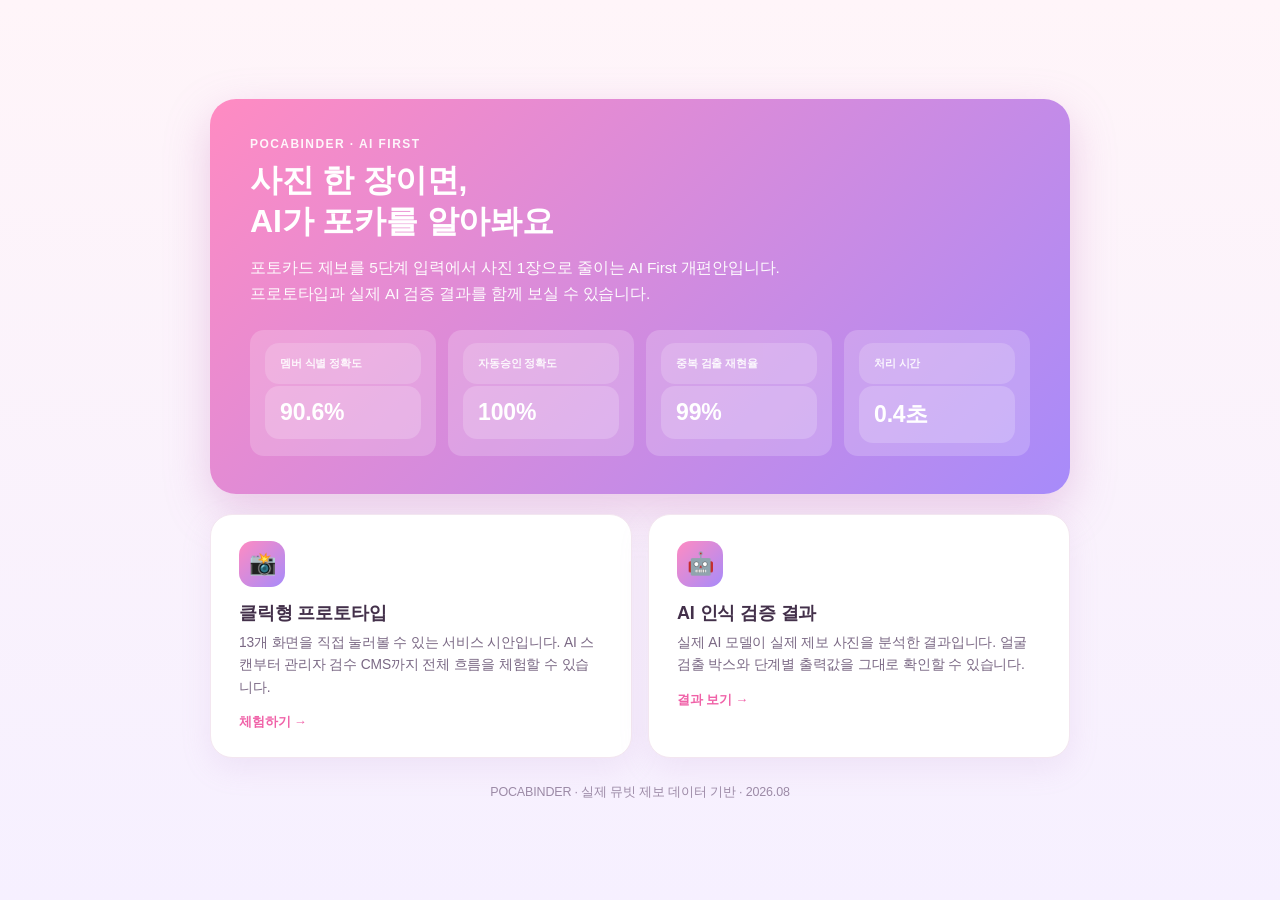
<file: index_3.html>
<!DOCTYPE html><html lang="ko"><head><meta charset="utf-8">
<meta name="viewport" content="width=device-width,initial-scale=1">
<title>POCABINDER · AI First</title><style>
*{margin:0;padding:0;box-sizing:border-box}
body{font-family:Pretendard,-apple-system,"Apple SD Gothic Neo","Noto Sans KR",sans-serif;
background:linear-gradient(180deg,#FFF5F9,#F6F0FF);color:#43304A;min-height:100vh;
display:flex;align-items:center;justify-content:center;padding:40px 22px;letter-spacing:-.01em}
.w{max-width:860px;width:100%}
.hero{background:linear-gradient(135deg,#FF8BC2,#A78BFA);border-radius:26px;padding:38px 40px;color:#fff;
box-shadow:0 16px 44px rgba(200,120,190,.34)}
.tag{font-size:12px;font-weight:800;letter-spacing:.12em;opacity:.92}
h1{font-size:32px;font-weight:800;margin-top:9px;line-height:1.28}
.hero p{font-size:15.5px;opacity:.96;margin-top:13px;line-height:1.65}
.kpi{display:grid;grid-template-columns:repeat(4,1fr);gap:12px;margin-top:24px}
.kpi div{background:rgba(255,255,255,.19);border-radius:14px;padding:13px 15px}
.kpi .k{font-size:11px;font-weight:700;opacity:.92}
.kpi .v{font-size:23px;font-weight:800;margin-top:2px}
.cards{display:grid;grid-template-columns:1fr 1fr;gap:16px;margin-top:20px}
a.card{display:block;background:#fff;border:1px solid #F3E6F0;border-radius:22px;padding:26px 28px;
text-decoration:none;color:inherit;box-shadow:0 10px 30px rgba(190,140,200,.15);transition:.18s}
a.card:hover{transform:translateY(-4px);box-shadow:0 18px 42px rgba(170,120,190,.28);border-color:#EFC4DE}
a.card .ic{width:46px;height:46px;border-radius:14px;background:linear-gradient(135deg,#FF8BC2,#A78BFA);
display:flex;align-items:center;justify-content:center;font-size:22px;color:#fff}
a.card h2{font-size:18px;font-weight:800;margin:14px 0 7px}
a.card p{font-size:13.8px;color:#7A6884;line-height:1.6}
a.card .go{margin-top:14px;font-size:13px;font-weight:800;color:#F062A8}
.foot{text-align:center;color:#9C8AA6;font-size:12.5px;margin-top:26px}
@media(max-width:700px){.cards,.kpi{grid-template-columns:1fr 1fr}h1{font-size:26px}}
</style></head><body><div class="w">
<div class="hero">
  <div class="tag">POCABINDER · AI FIRST</div>
  <h1>사진 한 장이면,<br>AI가 포카를 알아봐요</h1>
  <p>포토카드 제보를 5단계 입력에서 사진 1장으로 줄이는 AI First 개편안입니다.<br>
  프로토타입과 실제 AI 검증 결과를 함께 보실 수 있습니다.</p>
  <div class="kpi">
    <div><div class="k">멤버 식별 정확도</div><div class="v">90.6%</div></div>
    <div><div class="k">자동승인 정확도</div><div class="v">100%</div></div>
    <div><div class="k">중복 검출 재현율</div><div class="v">99%</div></div>
    <div><div class="k">처리 시간</div><div class="v">0.4초</div></div>
  </div>
</div>
<div class="cards">
  <a class="card" href="prototype.html">
    <div class="ic">📸</div><h2>클릭형 프로토타입</h2>
    <p>13개 화면을 직접 눌러볼 수 있는 서비스 시안입니다. AI 스캔부터 관리자 검수 CMS까지 전체 흐름을 체험할 수 있습니다.</p>
    <div class="go">체험하기 →</div></a>
  <a class="card" href="ai-report.html">
    <div class="ic">🤖</div><h2>AI 인식 검증 결과</h2>
    <p>실제 AI 모델이 실제 제보 사진을 분석한 결과입니다. 얼굴 검출 박스와 단계별 출력값을 그대로 확인할 수 있습니다.</p>
    <div class="go">결과 보기 →</div></a>
</div>
<div class="foot">POCABINDER · 실제 뮤빗 제보 데이터 기반 · 2026.08</div>
</div></body></html>
</file>
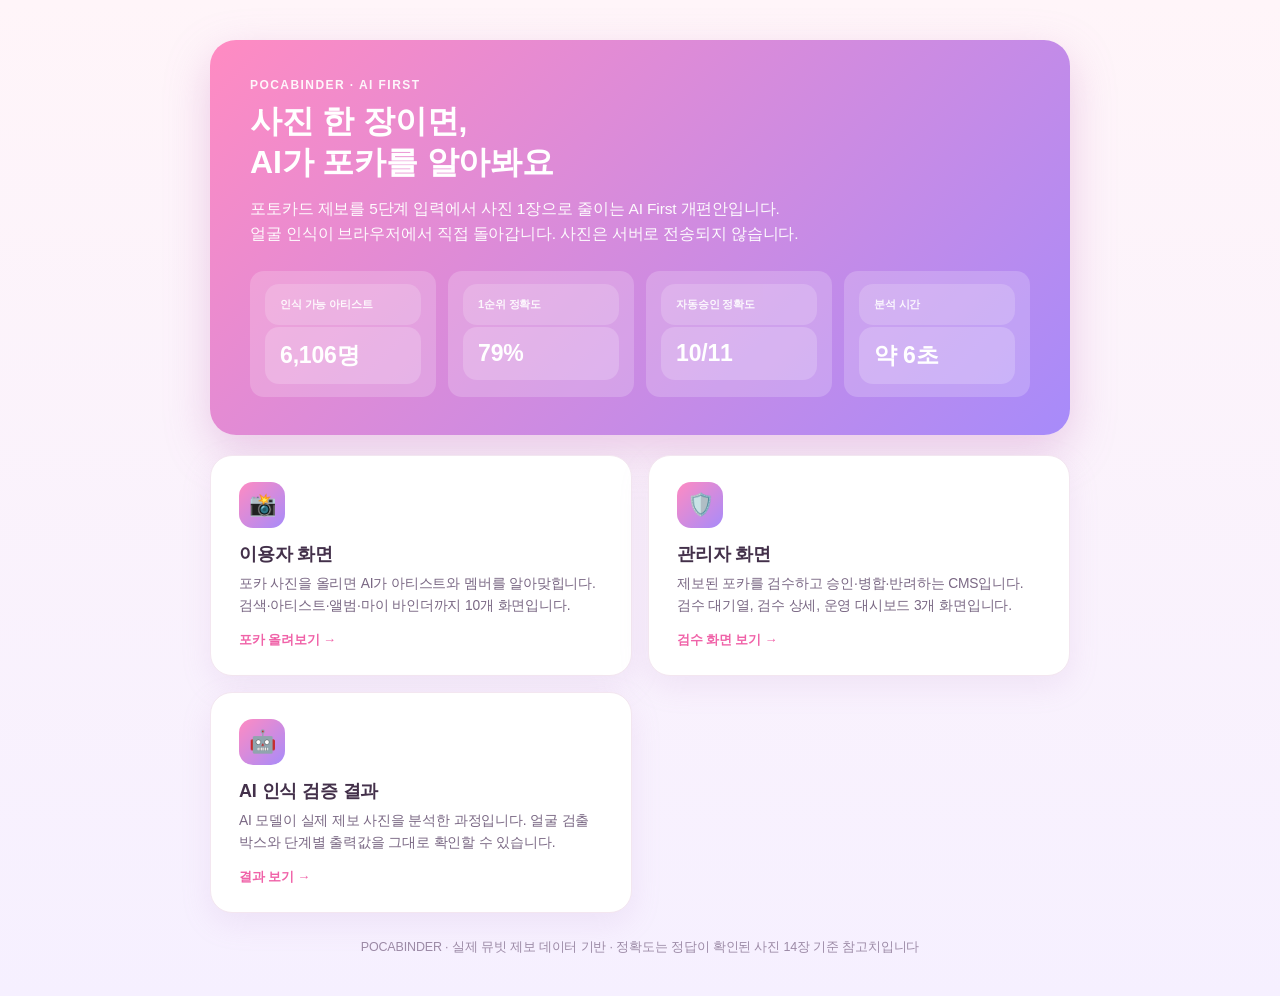
<file: index_4.html>
<!DOCTYPE html><html lang="ko"><head><meta charset="utf-8">
<meta name="viewport" content="width=device-width,initial-scale=1">
<title>POCABINDER · AI First</title><style>
*{margin:0;padding:0;box-sizing:border-box}
body{font-family:Pretendard,-apple-system,"Apple SD Gothic Neo","Noto Sans KR",sans-serif;
background:linear-gradient(180deg,#FFF5F9,#F6F0FF);color:#43304A;min-height:100vh;
display:flex;align-items:center;justify-content:center;padding:40px 22px;letter-spacing:-.01em}
.w{max-width:860px;width:100%}
.hero{background:linear-gradient(135deg,#FF8BC2,#A78BFA);border-radius:26px;padding:38px 40px;color:#fff;
box-shadow:0 16px 44px rgba(200,120,190,.34)}
.tag{font-size:12px;font-weight:800;letter-spacing:.12em;opacity:.92}
h1{font-size:32px;font-weight:800;margin-top:9px;line-height:1.28}
.hero p{font-size:15.5px;opacity:.96;margin-top:13px;line-height:1.65}
.kpi{display:grid;grid-template-columns:repeat(4,1fr);gap:12px;margin-top:24px}
.kpi div{background:rgba(255,255,255,.19);border-radius:14px;padding:13px 15px}
.kpi .k{font-size:11px;font-weight:700;opacity:.92}
.kpi .v{font-size:23px;font-weight:800;margin-top:2px}
.cards{display:grid;grid-template-columns:1fr 1fr;gap:16px;margin-top:20px}
a.card{display:block;background:#fff;border:1px solid #F3E6F0;border-radius:22px;padding:26px 28px;
text-decoration:none;color:inherit;box-shadow:0 10px 30px rgba(190,140,200,.15);transition:.18s}
a.card:hover{transform:translateY(-4px);box-shadow:0 18px 42px rgba(170,120,190,.28);border-color:#EFC4DE}
a.card .ic{width:46px;height:46px;border-radius:14px;background:linear-gradient(135deg,#FF8BC2,#A78BFA);
display:flex;align-items:center;justify-content:center;font-size:22px;color:#fff}
a.card h2{font-size:18px;font-weight:800;margin:14px 0 7px}
a.card p{font-size:13.8px;color:#7A6884;line-height:1.6}
a.card .go{margin-top:14px;font-size:13px;font-weight:800;color:#F062A8}
.foot{text-align:center;color:#9C8AA6;font-size:12.5px;margin-top:26px}
@media(max-width:700px){.cards,.kpi{grid-template-columns:1fr 1fr}h1{font-size:26px}}
</style></head><body><div class="w">
<div class="hero">
  <div class="tag">POCABINDER · AI FIRST</div>
  <h1>사진 한 장이면,<br>AI가 포카를 알아봐요</h1>
  <p>포토카드 제보를 5단계 입력에서 사진 1장으로 줄이는 AI First 개편안입니다.<br>
  얼굴 인식이 브라우저에서 직접 돌아갑니다. 사진은 서버로 전송되지 않습니다.</p>
  <div class="kpi">
    <div><div class="k">인식 가능 아티스트</div><div class="v">6,106명</div></div>
    <div><div class="k">1순위 정확도</div><div class="v">79%</div></div>
    <div><div class="k">자동승인 정확도</div><div class="v">10/11</div></div>
    <div><div class="k">분석 시간</div><div class="v">약 6초</div></div>
  </div>
</div>
<div class="cards">
  <a class="card" href="app.html">
    <div class="ic">📸</div><h2>이용자 화면</h2>
    <p>포카 사진을 올리면 AI가 아티스트와 멤버를 알아맞힙니다. 검색·아티스트·앨범·마이 바인더까지 10개 화면입니다.</p>
    <div class="go">포카 올려보기 →</div></a>
  <a class="card" href="admin.html">
    <div class="ic">🛡️</div><h2>관리자 화면</h2>
    <p>제보된 포카를 검수하고 승인·병합·반려하는 CMS입니다. 검수 대기열, 검수 상세, 운영 대시보드 3개 화면입니다.</p>
    <div class="go">검수 화면 보기 →</div></a>
  <a class="card" href="ai-report.html">
    <div class="ic">🤖</div><h2>AI 인식 검증 결과</h2>
    <p>AI 모델이 실제 제보 사진을 분석한 과정입니다. 얼굴 검출 박스와 단계별 출력값을 그대로 확인할 수 있습니다.</p>
    <div class="go">결과 보기 →</div></a>
</div>
<div class="foot">POCABINDER · 실제 뮤빗 제보 데이터 기반 · 정확도는 정답이 확인된 사진 14장 기준 참고치입니다</div>
</div></body></html>
</file>
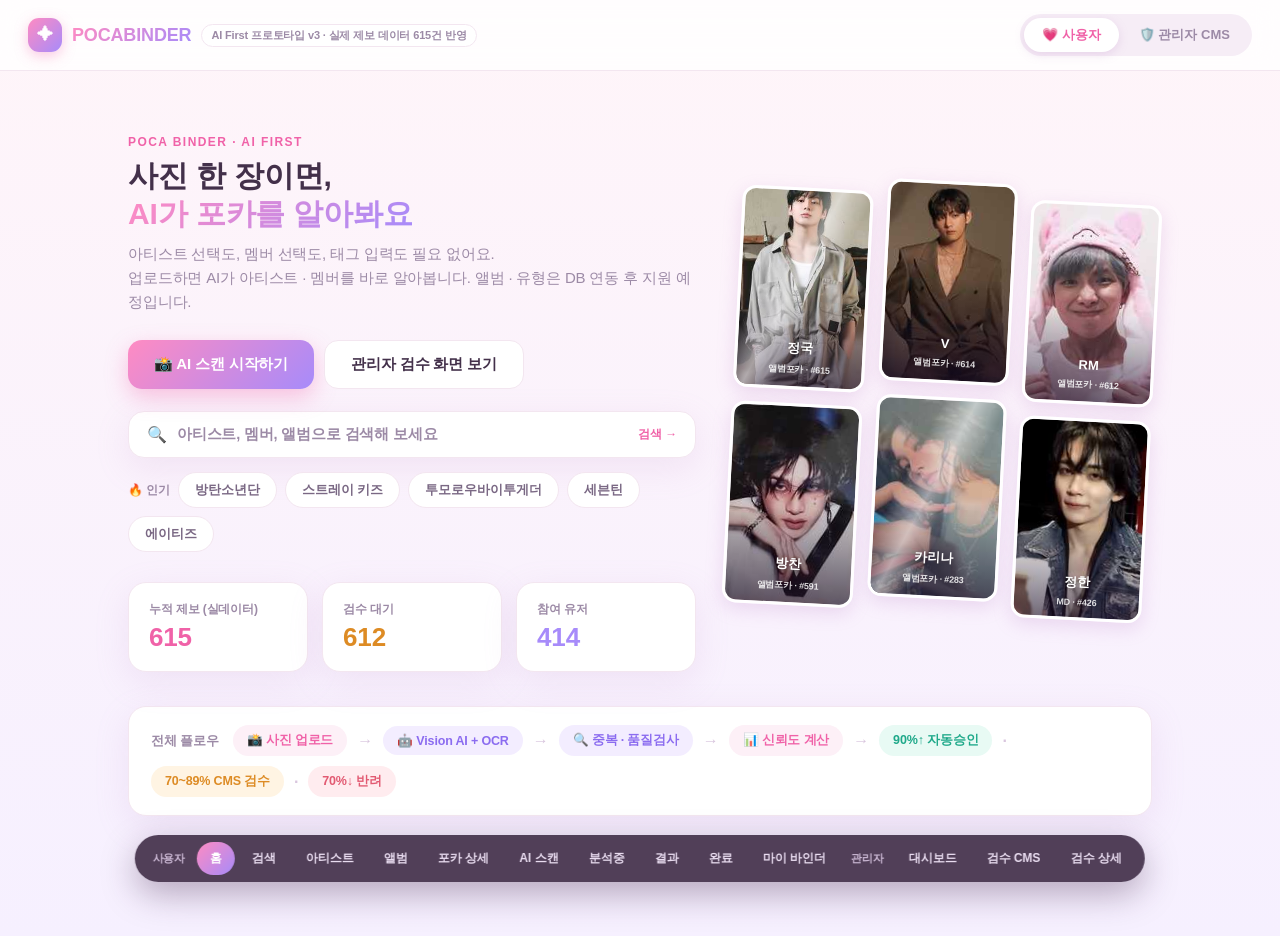
<file: prototype.html>
<!DOCTYPE html>
<html lang="ko">
<head>
<meta charset="UTF-8">
<meta name="viewport" content="width=device-width, initial-scale=1.0">
<title>POCABINDER · AI First 프로토타입</title>
<style>
  :root{
    --pink:#FF8BC2; --pink-deep:#F062A8; --lav:#A78BFA; --mint:#5EE0C2;
    --peach:#FFB88C; --sky:#8CC8FF;
    --ink:#43304A; --muted:#9C8AA6; --line:#F3E6F0;
    --bg1:#FFF5F9; --bg2:#F6F0FF;
    --card-shadow:0 10px 34px rgba(190,140,200,.16);
    --grad:linear-gradient(135deg,#FF8BC2 0%,#A78BFA 100%);
  }
  *{margin:0;padding:0;box-sizing:border-box;}
  html{scroll-behavior:smooth;}
  body{
    font-family:Pretendard,-apple-system,BlinkMacSystemFont,"Apple SD Gothic Neo","Noto Sans KR","Malgun Gothic",sans-serif;
    background:linear-gradient(180deg,var(--bg1) 0%,var(--bg2) 100%);
    color:var(--ink); min-height:100vh; letter-spacing:-0.01em;
  }
  body.admin-mode{background:linear-gradient(180deg,#F4F0FF 0%,#EEF3FF 100%);}

  /* ---------- top bar ---------- */
  .topbar{
    position:sticky;top:0;z-index:50;
    background:rgba(255,255,255,.82);backdrop-filter:blur(14px);
    border-bottom:1px solid var(--line);
    display:flex;align-items:center;justify-content:space-between;
    padding:14px 28px;
  }
  .logo{display:flex;align-items:center;gap:10px;cursor:pointer;}
  .logo-badge{
    width:34px;height:34px;border-radius:11px;background:var(--grad);
    display:flex;align-items:center;justify-content:center;font-size:17px;color:#fff;
    box-shadow:0 4px 14px rgba(240,98,168,.35);
  }
  .logo-name{font-weight:800;font-size:18px;background:var(--grad);-webkit-background-clip:text;background-clip:text;-webkit-text-fill-color:transparent;}
  .logo-tag{font-size:11px;color:var(--muted);font-weight:600;border:1px solid var(--line);border-radius:99px;padding:3px 9px;background:#fff;}
  .mode-toggle{display:flex;background:#F6EDF6;border-radius:99px;padding:4px;gap:2px;}
  .mode-toggle button{
    border:0;background:transparent;border-radius:99px;padding:8px 18px;
    font-size:13px;font-weight:700;color:var(--muted);cursor:pointer;font-family:inherit;transition:.2s;
  }
  .mode-toggle button.on{background:#fff;color:var(--pink-deep);box-shadow:0 3px 10px rgba(190,140,200,.25);}

  /* ---------- screens ---------- */
  .screen{display:none;max-width:1080px;margin:0 auto;padding:36px 28px 120px;animation:fadeUp .35s ease;}
  .screen.active{display:block;}
  @keyframes fadeUp{from{opacity:0;transform:translateY(10px)}to{opacity:1;transform:none}}

  .eyebrow{font-size:12px;font-weight:800;color:var(--pink-deep);letter-spacing:.12em;text-transform:uppercase;margin-bottom:8px;}
  h1{font-size:30px;font-weight:800;line-height:1.25;}
  h1 .grad{background:var(--grad);-webkit-background-clip:text;background-clip:text;-webkit-text-fill-color:transparent;}
  .sub{color:var(--muted);font-size:15px;margin-top:10px;line-height:1.6;}

  .panel{background:#fff;border:1px solid var(--line);border-radius:24px;box-shadow:var(--card-shadow);padding:26px;}

  .btn{
    border:0;border-radius:14px;padding:14px 26px;font-size:15px;font-weight:800;
    cursor:pointer;font-family:inherit;transition:.15s;letter-spacing:-0.01em;
  }
  .btn:active{transform:scale(.97);}
  .btn-primary{background:var(--grad);color:#fff;box-shadow:0 8px 22px rgba(240,98,168,.35);}
  .btn-primary:hover{filter:brightness(1.05);}
  .btn-ghost{background:#fff;color:var(--ink);border:1.5px solid var(--line);}
  .btn-ghost:hover{border-color:var(--pink);color:var(--pink-deep);}
  .btn-soft{background:#FDF0F7;color:var(--pink-deep);}
  .btn-sm{padding:9px 16px;font-size:13px;border-radius:11px;}

  /* ---------- photocard placeholder ---------- */
  .poca{
    aspect-ratio:5.5/8.5;border-radius:14px;position:relative;overflow:hidden;
    display:flex;flex-direction:column;align-items:center;justify-content:center;gap:6px;
    color:#fff;font-weight:800;box-shadow:0 6px 18px rgba(180,120,190,.22);
    border:3px solid #fff;
  }
  .poca .face{font-size:34px;filter:drop-shadow(0 2px 4px rgba(0,0,0,.12));}
  .poca .nm{font-size:13px;letter-spacing:.02em;text-shadow:0 1px 4px rgba(0,0,0,.18);}
  .poca .al{font-size:9px;font-weight:600;opacity:.85;}
  .poca.shine::after{
    content:'';position:absolute;inset:0;
    background:linear-gradient(115deg,transparent 30%,rgba(255,255,255,.55) 45%,transparent 60%);
    animation:shine 2.8s ease-in-out infinite;
  }
  @keyframes shine{0%,60%{transform:translateX(-120%)}100%{transform:translateX(120%)}}
  .poca.photo::before{content:'';position:absolute;inset:0;background:linear-gradient(180deg,rgba(30,15,40,.0) 52%,rgba(30,15,40,.62));}
  .poca.photo .face{display:none;}
  .poca.photo .nm,.poca.photo .al{position:relative;z-index:1;}
  .poca.photo{justify-content:flex-end;padding-bottom:10px;}
  .g1{background:linear-gradient(160deg,#FFB6D9,#B79CFF);}
  .g2{background:linear-gradient(160deg,#8CC8FF,#B79CFF);}
  .g3{background:linear-gradient(160deg,#FFC69C,#FF8BB8);}
  .g4{background:linear-gradient(160deg,#7EE0C8,#8CC8FF);}
  .g5{background:linear-gradient(160deg,#FF9CAE,#FFC69C);}
  .g6{background:linear-gradient(160deg,#C3A8FF,#FF9CD4);}

  /* ---------- HOME ---------- */
  .hero{display:grid;grid-template-columns:1.15fr .85fr;gap:36px;align-items:center;margin-top:28px;}
  .hero-cards{display:grid;grid-template-columns:repeat(3,1fr);gap:14px;transform:rotate(3deg);}
  .hero-cards .poca:nth-child(2){transform:translateY(-14px);}
  .hero-cards .poca:nth-child(5){transform:translateY(-14px);}
  .stat-row{display:grid;grid-template-columns:repeat(3,1fr);gap:14px;margin-top:30px;}
  .stat{background:#fff;border:1px solid var(--line);border-radius:18px;padding:18px 20px;box-shadow:var(--card-shadow);}
  .stat .k{font-size:12px;color:var(--muted);font-weight:700;}
  .stat .v{font-size:26px;font-weight:800;margin-top:4px;}
  .stat .v.pk{color:var(--pink-deep);} .stat .v.lv{color:var(--lav);} .stat .v.mt{color:#2BB99A;}
  .flow-strip{margin-top:34px;background:#fff;border:1px solid var(--line);border-radius:18px;padding:18px 22px;box-shadow:var(--card-shadow);display:flex;align-items:center;gap:10px;flex-wrap:wrap;}
  .flow-step{display:flex;align-items:center;gap:10px;}
  .flow-chip{background:#FDF0F7;color:var(--pink-deep);border-radius:99px;padding:7px 14px;font-size:12.5px;font-weight:800;white-space:nowrap;}
  .flow-chip.lv{background:#F3EDFF;color:#8B6CF0;}
  .flow-chip.mt{background:#E8FAF4;color:#1FA98A;}
  .flow-arrow{color:#D9C6DE;font-weight:800;}

  /* ---------- SCAN ---------- */
  .dropzone{
    margin-top:26px;border:2.5px dashed #EDB9D6;border-radius:26px;background:rgba(255,255,255,.7);
    padding:70px 30px;text-align:center;cursor:pointer;transition:.2s;
  }
  .dropzone:hover{border-color:var(--pink);background:#fff;box-shadow:var(--card-shadow);}
  .dropzone.over{border-color:var(--pink-deep);border-style:solid;background:#fff;
    box-shadow:0 0 0 6px rgba(240,98,168,.16),var(--card-shadow);transform:scale(1.012);}
  .dropzone.over .dz-icon{animation:none;transform:scale(1.1);}
  .dropzone *{pointer-events:none;}
  .dz-alt{margin-top:14px;text-align:center;}
  .dz-alt button{background:none;border:0;font-family:inherit;font-size:13.5px;font-weight:700;
    color:var(--muted);text-decoration:underline;text-underline-offset:3px;cursor:pointer;padding:6px 10px;}
  .dz-alt button:hover{color:var(--pink-deep);}
  .dz-err{display:none;margin-top:12px;background:#FFF1F4;border:1px solid #F6C6D4;color:#B4265A;
    border-radius:12px;padding:10px 14px;font-size:13.5px;font-weight:700;text-align:center;}
  .dz-icon{
    width:76px;height:76px;margin:0 auto 18px;border-radius:24px;background:var(--grad);
    display:flex;align-items:center;justify-content:center;font-size:34px;color:#fff;
    box-shadow:0 10px 26px rgba(240,98,168,.35);animation:bob 2.6s ease-in-out infinite;
  }
  @keyframes bob{0%,100%{transform:translateY(0)}50%{transform:translateY(-7px)}}
  .dz-title{font-size:19px;font-weight:800;}
  .dz-sub{color:var(--muted);font-size:14px;margin-top:8px;line-height:1.6;}
  .old-vs-new{display:grid;grid-template-columns:1fr auto 1fr;gap:18px;align-items:center;margin-top:26px;}
  .ovn{background:#fff;border:1px solid var(--line);border-radius:18px;padding:18px 20px;box-shadow:var(--card-shadow);}
  .ovn .t{font-size:12px;font-weight:800;color:var(--muted);margin-bottom:10px;}
  .ovn.new .t{color:var(--pink-deep);}
  .ovn ul{list-style:none;display:flex;flex-direction:column;gap:6px;font-size:13.5px;}
  .ovn li{color:#7A6884;}
  .ovn li s{color:#C8B8CE;}
  .ovn.new li{font-weight:800;color:var(--ink);font-size:15px;}
  .ovn-arrow{font-size:22px;color:var(--pink);font-weight:800;}

  /* ---------- ANALYZING ---------- */
  .analyze-wrap{display:grid;grid-template-columns:300px 1fr;gap:34px;margin-top:30px;align-items:start;}
  .scan-stage{position:relative;border-radius:20px;overflow:hidden;}
  .scan-stage .poca{width:100%;border-width:0;border-radius:20px;}
  .scan-line{
    position:absolute;left:0;right:0;height:3px;
    background:linear-gradient(90deg,transparent,#fff,transparent);
    box-shadow:0 0 18px 5px rgba(255,255,255,.85);
    animation:scanmove 1.6s ease-in-out infinite;
  }
  @keyframes scanmove{0%{top:4%}50%{top:94%}100%{top:4%}}
  .scan-grid{position:absolute;inset:0;background:
    repeating-linear-gradient(0deg,rgba(255,255,255,.08) 0 1px,transparent 1px 24px),
    repeating-linear-gradient(90deg,rgba(255,255,255,.08) 0 1px,transparent 1px 24px);}
  .steps{display:flex;flex-direction:column;gap:10px;}
  .step{
    display:flex;align-items:center;gap:14px;background:#fff;border:1px solid var(--line);
    border-radius:16px;padding:14px 18px;opacity:.45;transition:.3s;box-shadow:var(--card-shadow);
  }
  .step .ic{width:38px;height:38px;border-radius:12px;background:#F6EDF6;display:flex;align-items:center;justify-content:center;font-size:18px;}
  .step .tt{font-weight:800;font-size:14.5px;}
  .step .dd{font-size:12px;color:var(--muted);margin-top:2px;}
  .step .st{margin-left:auto;font-size:12px;font-weight:800;color:var(--muted);}
  .step.doing{opacity:1;border-color:var(--pink);}
  .step.doing .st{color:var(--pink-deep);}
  .step.done{opacity:1;}
  .step.done .ic{background:#E8FAF4;}
  .step.done .st{color:#1FA98A;}
  .spinner{display:inline-block;width:12px;height:12px;border:2px solid #F4C2DC;border-top-color:var(--pink-deep);border-radius:50%;animation:spin .7s linear infinite;vertical-align:-2px;margin-right:4px;}
  @keyframes spin{to{transform:rotate(360deg)}}

  /* ---------- RESULT ---------- */
  .result-wrap{display:grid;grid-template-columns:300px 1fr;gap:34px;margin-top:30px;align-items:start;}
  .conf-banner{
    display:flex;align-items:center;gap:14px;background:linear-gradient(135deg,#FFF0F8,#F3EDFF);
    border:1px solid #F4D7EA;border-radius:18px;padding:16px 20px;margin-bottom:18px;
  }
  .conf-ring{width:56px;height:56px;border-radius:50%;background:conic-gradient(var(--pink-deep) 353deg,#F0E2EF 0);display:flex;align-items:center;justify-content:center;flex-shrink:0;}
  .conf-ring b{width:44px;height:44px;border-radius:50%;background:#fff;display:flex;align-items:center;justify-content:center;font-size:13px;color:var(--pink-deep);}
  .fieldlist{display:flex;flex-direction:column;gap:10px;}
  .field{
    display:grid;grid-template-columns:96px 1fr 150px;gap:14px;align-items:center;
    background:#fff;border:1px solid var(--line);border-radius:15px;padding:13px 18px;box-shadow:var(--card-shadow);
  }
  .field .k{font-size:12.5px;font-weight:800;color:var(--muted);}
  .field .v{font-size:16px;font-weight:800;}
  .field .v input,.field .v select{
    font-family:inherit;font-size:15px;font-weight:800;color:var(--ink);
    border:1.5px solid var(--pink);border-radius:9px;padding:6px 10px;width:100%;background:#FFF8FC;
  }
  .confbar{display:flex;align-items:center;gap:8px;}
  .confbar .bar{flex:1;height:7px;border-radius:99px;background:#F3E6F0;overflow:hidden;}
  .confbar .bar i{display:block;height:100%;border-radius:99px;background:var(--grad);width:0;transition:width .9s ease;}
  .confbar .pc{font-size:12.5px;font-weight:800;color:var(--pink-deep);min-width:34px;text-align:right;}
  .check-row{display:grid;grid-template-columns:1fr 1fr;gap:10px;margin-top:14px;}
  .checkbox-pill{background:#E8FAF4;border:1px solid #C9F0E3;border-radius:15px;padding:13px 18px;display:flex;align-items:center;gap:10px;font-weight:800;font-size:14px;color:#178468;}
  .result-actions{display:flex;gap:10px;margin-top:22px;}
  .result-actions .btn{flex:1;}

  /* ---------- COMPLETE ---------- */
  .complete-box{max-width:520px;margin:40px auto 0;text-align:center;}
  .big-check{
    width:92px;height:92px;margin:0 auto 22px;border-radius:50%;background:var(--grad);
    display:flex;align-items:center;justify-content:center;font-size:44px;color:#fff;
    box-shadow:0 14px 34px rgba(240,98,168,.4);animation:pop .5s cubic-bezier(.34,1.56,.64,1);
  }
  @keyframes pop{from{transform:scale(.3);opacity:0}to{transform:scale(1);opacity:1}}
  .timeline{margin-top:26px;text-align:left;display:flex;flex-direction:column;gap:0;}
  .tl{display:flex;gap:14px;}
  .tl .dotcol{display:flex;flex-direction:column;align-items:center;}
  .tl .dot{width:14px;height:14px;border-radius:50%;background:var(--mint);flex-shrink:0;margin-top:4px;}
  .tl .dot.pend{background:#E8D9EC;}
  .tl .vline{width:2px;flex:1;background:#EFE2EE;min-height:22px;}
  .tl .txt{padding-bottom:18px;}
  .tl .txt b{font-size:14.5px;}
  .tl .txt span{display:block;font-size:12.5px;color:var(--muted);margin-top:2px;}

  /* ---------- ADMIN ---------- */
  .admin-stats{display:grid;grid-template-columns:repeat(4,1fr);gap:14px;margin-top:24px;}
  .queue-section{margin-top:30px;}
  .queue-head{display:flex;align-items:center;gap:10px;margin-bottom:14px;}
  .queue-head .badge{border-radius:99px;padding:5px 13px;font-size:12px;font-weight:800;}
  .badge.auto{background:#E8FAF4;color:#1FA98A;}
  .badge.review{background:#FFF4E3;color:#DD8B24;}
  .badge.reject{background:#FFECEF;color:#E25A72;}
  .queue-head h3{font-size:17px;font-weight:800;}
  .queue-head .cnt{color:var(--muted);font-size:13px;font-weight:700;}
  .qgrid{display:grid;grid-template-columns:repeat(3,1fr);gap:14px;}
  .qcard{
    background:#fff;border:1px solid var(--line);border-radius:18px;padding:16px;
    box-shadow:var(--card-shadow);cursor:pointer;transition:.18s;position:relative;
  }
  .qcard:hover{transform:translateY(-3px);box-shadow:0 16px 38px rgba(170,120,190,.22);border-color:#EFC4DE;}
  .qcard.justnow{border:2px solid var(--pink);}
  .qcard .newtag{position:absolute;top:-10px;left:14px;background:var(--grad);color:#fff;font-size:10.5px;font-weight:800;border-radius:99px;padding:3px 10px;box-shadow:0 4px 10px rgba(240,98,168,.4);}
  .qrow{display:flex;gap:13px;}
  .qrow .poca{width:74px;flex-shrink:0;border-width:2px;}
  .qmeta{flex:1;min-width:0;}
  .qmeta .a{font-size:11px;font-weight:800;color:var(--muted);letter-spacing:.05em;}
  .qmeta .m{font-size:15.5px;font-weight:800;margin-top:1px;}
  .qmeta .al2{font-size:12px;color:var(--muted);margin-top:2px;white-space:nowrap;overflow:hidden;text-overflow:ellipsis;}
  .qconf{margin-top:8px;display:flex;align-items:center;gap:7px;}
  .qconf .bar{flex:1;height:5px;background:#F3E6F0;border-radius:99px;overflow:hidden;}
  .qconf .bar i{display:block;height:100%;border-radius:99px;}
  .qconf .pc{font-size:11.5px;font-weight:800;}
  .qc-auto i{background:linear-gradient(90deg,#5EE0C2,#38C9A8);} .qc-auto .pc{color:#1FA98A;}
  .qc-review i{background:linear-gradient(90deg,#FFCE7A,#FFAA4D);} .qc-review .pc{color:#DD8B24;}
  .qc-reject i{background:linear-gradient(90deg,#FF9CAE,#F76F8C);} .qc-reject .pc{color:#E25A72;}
  .qactions{display:flex;gap:7px;margin-top:12px;}
  .qactions .btn{flex:1;padding:8px 0;font-size:12.5px;border-radius:10px;}
  .btn-approve{background:#E8FAF4;color:#1FA98A;}
  .btn-reject{background:#FFECEF;color:#E25A72;}
  .btn-detail{background:#F3EDFF;color:#8B6CF0;}

  /* ---------- CMS DETAIL ---------- */
  .detail-wrap{display:grid;grid-template-columns:320px 1fr;gap:30px;margin-top:26px;align-items:start;}
  .kv{display:flex;justify-content:space-between;align-items:center;padding:12px 2px;border-bottom:1px solid var(--line);font-size:14.5px;}
  .kv:last-child{border-bottom:0;}
  .kv .k{color:var(--muted);font-weight:700;font-size:13px;}
  .kv .v{font-weight:800;}
  .dup-box{margin-top:16px;background:#FFF9EC;border:1px solid #F7E3B5;border-radius:16px;padding:16px 18px;}
  .dup-box .t{font-size:13px;font-weight:800;color:#B8860B;margin-bottom:10px;}
  .dup-row{display:flex;gap:12px;align-items:center;}
  .dup-row .poca{width:56px;border-width:2px;}
  .dup-row .info{font-size:12.5px;color:#7A6884;line-height:1.55;}
  .decision{display:flex;gap:10px;margin-top:20px;}
  .decision .btn{flex:1;padding:15px 0;font-size:15px;}
  .btn-approve-lg{background:linear-gradient(135deg,#5EE0C2,#38C9A8);color:#fff;box-shadow:0 8px 20px rgba(56,201,168,.35);}
  .btn-reject-lg{background:#fff;color:#E25A72;border:1.5px solid #FFD3DB;}
  .btn-merge-lg{background:#fff;color:#8B6CF0;border:1.5px solid #E3D8FF;}
  .backlink{display:inline-flex;align-items:center;gap:6px;color:var(--muted);font-size:13.5px;font-weight:700;cursor:pointer;margin-bottom:6px;}
  .backlink:hover{color:var(--pink-deep);}

  /* ---------- SEARCH / HOME extras ---------- */
  .search-bar{
    display:flex;align-items:center;gap:10px;background:#fff;border:1.5px solid var(--line);
    border-radius:16px;padding:13px 18px;box-shadow:var(--card-shadow);margin-top:22px;cursor:pointer;transition:.2s;
  }
  .search-bar:hover{border-color:var(--pink);}
  .search-bar .q{color:var(--muted);font-size:14.5px;font-weight:600;flex:1;}
  .search-bar input{border:0;outline:0;flex:1;font-family:inherit;font-size:15px;font-weight:700;color:var(--ink);background:transparent;}
  .chip-row{display:flex;gap:8px;flex-wrap:wrap;margin-top:14px;}
  .artist-chip{
    background:#fff;border:1.5px solid var(--line);border-radius:99px;padding:8px 16px;
    font-size:13px;font-weight:800;cursor:pointer;transition:.15s;color:#7A6884;
  }
  .artist-chip:hover,.artist-chip.on{border-color:var(--pink);color:var(--pink-deep);background:#FFF5FA;}
  .result-count{font-size:13.5px;color:var(--muted);font-weight:700;margin:20px 0 12px;}
  .srch-grid{display:grid;grid-template-columns:repeat(4,1fr);gap:16px;}
  .srch-item{cursor:pointer;transition:.18s;}
  .srch-item:hover{transform:translateY(-4px);}
  .srch-item .meta{margin-top:8px;}
  .srch-item .a{font-size:10.5px;font-weight:800;color:var(--muted);letter-spacing:.05em;}
  .srch-item .m{font-size:14px;font-weight:800;}
  .srch-item .al{font-size:11.5px;color:var(--muted);margin-top:1px;}

  /* ---------- ARTIST ---------- */
  .artist-hero{
    background:var(--grad);border-radius:26px;padding:30px 32px;color:#fff;margin-top:24px;
    box-shadow:0 14px 36px rgba(200,120,190,.35);display:grid;grid-template-columns:1fr auto;gap:20px;align-items:center;
  }
  .artist-hero h2{font-size:26px;font-weight:800;}
  .artist-hero .lv{font-size:13px;font-weight:800;opacity:.95;margin-top:6px;}
  .own-progress{margin-top:16px;}
  .own-progress .nums{display:flex;justify-content:space-between;font-size:13px;font-weight:800;margin-bottom:7px;}
  .own-progress .track{height:10px;border-radius:99px;background:rgba(255,255,255,.3);overflow:hidden;}
  .own-progress .track i{display:block;height:100%;border-radius:99px;background:#fff;width:0;transition:width 1s ease;}
  .artist-hero .pct{font-size:44px;font-weight:800;text-align:right;}
  .artist-hero .pct span{display:block;font-size:12px;font-weight:700;opacity:.9;}
  .sec-title{display:flex;align-items:center;gap:10px;margin:30px 0 14px;}
  .sec-title h3{font-size:17px;font-weight:800;}
  .sec-title .more{margin-left:auto;font-size:12.5px;font-weight:800;color:var(--muted);cursor:pointer;}
  .sec-title .more:hover{color:var(--pink-deep);}
  .album-grid{display:grid;grid-template-columns:repeat(4,1fr);gap:14px;}
  .album-cover{
    border-radius:18px;padding:20px 18px;color:#fff;cursor:pointer;transition:.18s;
    min-height:120px;display:flex;flex-direction:column;justify-content:flex-end;box-shadow:var(--card-shadow);position:relative;overflow:hidden;
  }
  .album-cover:hover{transform:translateY(-4px);box-shadow:0 16px 36px rgba(170,120,190,.3);}
  .album-cover .yr{font-size:10.5px;font-weight:700;opacity:.85;}
  .album-cover .tt{font-size:15px;font-weight:800;margin-top:2px;text-shadow:0 1px 6px rgba(0,0,0,.15);}
  .album-cover .ct{font-size:11px;font-weight:700;opacity:.9;margin-top:4px;}
  .member-row{display:flex;gap:10px;flex-wrap:wrap;}
  .member-chip{
    display:flex;align-items:center;gap:9px;background:#fff;border:1.5px solid var(--line);border-radius:99px;
    padding:7px 16px 7px 8px;font-size:13.5px;font-weight:800;cursor:pointer;transition:.15s;
  }
  .member-chip:hover{border-color:var(--pink);color:var(--pink-deep);}
  .member-chip .mc{width:30px;height:30px;border-radius:50%;display:flex;align-items:center;justify-content:center;font-size:15px;color:#fff;}
  .recent-row{display:grid;grid-template-columns:repeat(6,1fr);gap:12px;}

  /* ---------- ALBUM ---------- */
  .filter-tabs{display:flex;gap:6px;background:#F6EDF6;border-radius:99px;padding:5px;width:fit-content;margin-top:20px;}
  .filter-tabs button{
    border:0;background:transparent;border-radius:99px;padding:9px 20px;font-size:13px;font-weight:800;
    color:var(--muted);cursor:pointer;font-family:inherit;transition:.2s;
  }
  .filter-tabs button.on{background:#fff;color:var(--pink-deep);box-shadow:0 3px 10px rgba(190,140,200,.25);}
  .album-cards{display:grid;grid-template-columns:repeat(6,1fr);gap:14px;margin-top:20px;}
  .acard{cursor:pointer;transition:.18s;position:relative;}
  .acard:hover{transform:translateY(-4px);}
  .acard .nm2{font-size:12px;font-weight:800;text-align:center;margin-top:7px;}
  .acard .tp{font-size:10.5px;color:var(--muted);text-align:center;margin-top:1px;}
  .acard.missing .poca{filter:grayscale(1) opacity(.45);}
  .acard .stamp{
    position:absolute;top:8px;right:8px;z-index:2;width:26px;height:26px;border-radius:50%;
    display:flex;align-items:center;justify-content:center;font-size:13px;background:#fff;box-shadow:0 3px 10px rgba(100,60,110,.25);
  }
  .acard .stamp.own{color:#1FA98A;} .acard .stamp.wish{color:var(--pink-deep);}

  /* ---------- CARD DETAIL (user) ---------- */
  .card-wrap{display:grid;grid-template-columns:320px 1fr;gap:34px;margin-top:26px;align-items:start;}
  .toggle-row{display:flex;gap:10px;margin-top:16px;}
  .tgl{
    flex:1;border:1.5px solid var(--line);background:#fff;border-radius:14px;padding:13px 0;
    font-size:14.5px;font-weight:800;cursor:pointer;font-family:inherit;transition:.18s;color:#7A6884;
  }
  .tgl.on-own{background:#E8FAF4;border-color:#9FE5CF;color:#1FA98A;}
  .tgl.on-wish{background:#FFF0F8;border-color:#F7BBDC;color:var(--pink-deep);}
  .ai-insight{
    margin-top:18px;background:linear-gradient(135deg,#FFF0F8,#F3EDFF);border:1px solid #F0D9EC;
    border-radius:20px;padding:20px 22px;
  }
  .ai-insight .hd{display:flex;align-items:center;gap:9px;font-size:13px;font-weight:800;color:#8B6CF0;margin-bottom:12px;}
  .ai-insight .hd .dot2{width:26px;height:26px;border-radius:9px;background:var(--grad);display:flex;align-items:center;justify-content:center;color:#fff;font-size:13px;}
  .ai-insight p{font-size:14.5px;line-height:1.7;color:#5D4A66;}
  .insight-stats{display:grid;grid-template-columns:repeat(3,1fr);gap:10px;margin-top:14px;}
  .ist{background:rgba(255,255,255,.75);border-radius:14px;padding:12px 14px;}
  .ist .k{font-size:11px;font-weight:800;color:var(--muted);}
  .ist .v{font-size:16.5px;font-weight:800;margin-top:3px;color:var(--pink-deep);}
  .similar-row{display:grid;grid-template-columns:repeat(4,1fr);gap:12px;}

  /* ---------- MY BINDER ---------- */
  .binder-stats{display:grid;grid-template-columns:repeat(3,1fr);gap:14px;margin-top:24px;}
  .prog-list{display:flex;flex-direction:column;gap:12px;}
  .prog-item{background:#fff;border:1px solid var(--line);border-radius:16px;padding:15px 20px;box-shadow:var(--card-shadow);cursor:pointer;transition:.15s;}
  .prog-item:hover{border-color:#EFC4DE;}
  .prog-item .top{display:flex;justify-content:space-between;font-size:14px;font-weight:800;margin-bottom:8px;}
  .prog-item .top span:last-child{color:var(--pink-deep);}
  .prog-item .track{height:8px;border-radius:99px;background:#F3E6F0;overflow:hidden;}
  .prog-item .track i{display:block;height:100%;border-radius:99px;background:var(--grad);}
  .binder-tabs{display:flex;gap:6px;background:#F6EDF6;border-radius:99px;padding:5px;width:fit-content;margin:26px 0 16px;}
  .binder-tabs button{border:0;background:transparent;border-radius:99px;padding:9px 20px;font-size:13px;font-weight:800;color:var(--muted);cursor:pointer;font-family:inherit;}
  .binder-tabs button.on{background:#fff;color:var(--pink-deep);box-shadow:0 3px 10px rgba(190,140,200,.25);}
  .wish-note{font-size:12px;color:var(--muted);font-weight:700;margin-top:10px;}

  /* ---------- ADMIN DASHBOARD ---------- */
  .dash-grid{display:grid;grid-template-columns:1.15fr .85fr;gap:16px;margin-top:24px;}
  .chart-panel{background:#fff;border:1px solid var(--line);border-radius:20px;padding:22px 24px;box-shadow:var(--card-shadow);}
  .chart-panel .ct2{font-size:14px;font-weight:800;margin-bottom:4px;}
  .chart-panel .cs{font-size:12px;color:var(--muted);font-weight:600;margin-bottom:18px;}
  .week-chart{display:grid;grid-template-columns:repeat(7,1fr);gap:12px;align-items:end;height:150px;}
  .wbar{display:flex;flex-direction:column;align-items:center;gap:6px;height:100%;justify-content:flex-end;}
  .wbar .col{width:100%;max-width:38px;border-radius:9px 9px 4px 4px;background:linear-gradient(180deg,#FFB0D4,#B79CFF);transition:height 1s ease;position:relative;}
  .wbar.today .col{background:var(--grad);box-shadow:0 6px 16px rgba(240,98,168,.35);}
  .wbar .num{font-size:11px;font-weight:800;color:var(--pink-deep);}
  .wbar .day{font-size:11px;font-weight:700;color:var(--muted);}
  .stackbar{height:16px;border-radius:99px;overflow:hidden;display:flex;margin-top:6px;}
  .stackbar i{height:100%;}
  .legend{display:flex;flex-direction:column;gap:10px;margin-top:16px;}
  .lg{display:flex;align-items:center;gap:9px;font-size:13px;font-weight:700;color:#5D4A66;}
  .lg .sw{width:11px;height:11px;border-radius:4px;}
  .lg b{margin-left:auto;font-size:14px;}
  .queue-link{
    margin-top:16px;display:flex;align-items:center;justify-content:space-between;background:#FFF5FA;
    border:1.5px solid #F7D6E8;border-radius:16px;padding:14px 18px;cursor:pointer;transition:.15s;font-weight:800;font-size:14px;
  }
  .queue-link:hover{border-color:var(--pink);}
  .queue-link .n{color:var(--pink-deep);}

  /* ---------- prototype nav ---------- */
  .proto-nav{
    position:fixed;bottom:18px;left:50%;transform:translateX(-50%);z-index:60;
    background:rgba(67,48,74,.92);backdrop-filter:blur(10px);border-radius:99px;
    display:flex;gap:4px;padding:7px 10px;box-shadow:0 12px 34px rgba(60,30,70,.35);
    max-width:94vw;overflow-x:auto;
  }
  .proto-nav .lab{color:#CBB8D4;font-size:11px;font-weight:700;align-self:center;padding:0 8px;white-space:nowrap;}
  .proto-nav button{
    border:0;background:transparent;color:#E9DCF0;font-size:12px;font-weight:700;
    border-radius:99px;padding:8px 13px;cursor:pointer;font-family:inherit;white-space:nowrap;transition:.15s;
  }
  .proto-nav button:hover{background:rgba(255,255,255,.14);}
  .proto-nav button.on{background:var(--grad);color:#fff;}

  /* ---------- toast ---------- */
  .toast{
    position:fixed;top:78px;left:50%;transform:translateX(-50%) translateY(-16px);z-index:70;
    background:#43304A;color:#fff;border-radius:14px;padding:13px 22px;font-size:14px;font-weight:700;
    box-shadow:0 14px 34px rgba(60,30,70,.4);opacity:0;pointer-events:none;transition:.3s;
  }
  .toast.show{opacity:1;transform:translateX(-50%) translateY(0);}

  @media (max-width:860px){
    .hero,.analyze-wrap,.result-wrap,.detail-wrap,.old-vs-new,.card-wrap,.dash-grid,.artist-hero{grid-template-columns:1fr;}
    .qgrid{grid-template-columns:1fr;}
    .admin-stats{grid-template-columns:repeat(2,1fr);}
    .ovn-arrow{transform:rotate(90deg);text-align:center;}
    .srch-grid,.album-grid{grid-template-columns:repeat(2,1fr);}
    .album-cards{grid-template-columns:repeat(3,1fr);}
    .recent-row,.similar-row{grid-template-columns:repeat(3,1fr);}
    .artist-hero .pct{text-align:left;}
  }

  /* REAL PHOTO THUMBS */
  .ph-609{background-image:url([data-uri]);background-size:cover;background-position:center;}
  .ph-610{background-image:url([data-uri]);background-size:cover;background-position:center;}
  .ph-614{background-image:url([data-uri]);background-size:cover;background-position:center;}
  .ph-267{background-image:url([data-uri]);background-size:cover;background-position:center;}
  .ph-606{background-image:url([data-uri]);background-size:cover;background-position:center;}
  .ph-7{background-image:url([data-uri]);background-size:cover;background-position:center;}
  .ph-554{background-image:url([data-uri]);background-size:cover;background-position:center;}
  .ph-283{background-image:url([data-uri]);background-size:cover;background-position:center;}
  .ph-465{background-image:url([data-uri]);background-size:cover;background-position:center;}
  .ph-426{background-image:url([data-uri]);background-size:cover;background-position:center;}
  .ph-595{background-image:url([data-uri]);background-size:cover;background-position:center;}
  .ph-591{background-image:url([data-uri]);background-size:cover;background-position:center;}
  .ph-190{background-image:url([data-uri]);background-size:cover;background-position:center;}
  .ph-549{background-image:url([data-uri]);background-size:cover;background-position:center;}
  .ph-615{background-image:url([data-uri]);background-size:cover;background-position:center;}
  .ph-599{background-image:url([data-uri]);background-size:cover;background-position:center;}
  .ph-612{background-image:url([data-uri]);background-size:cover;background-position:center;}
</style>
<script>
  /* 이전 버전이 등록해 둔 서비스워커(coi.js)를 해제한다.
     교차출처 격리로 속도를 올리려던 것인데, 그 부작용으로 ORT 가 wasm 모듈
     경로를 해석하지 못해 로딩이 실패했다. 속도보다 안정성을 택한다. */
  window.__swCleared = (async function () {
    if (!navigator.serviceWorker || !navigator.serviceWorker.getRegistrations) return;
    try {
      var currentScope = new URL('./', document.baseURI).href;
      var rs = await navigator.serviceWorker.getRegistrations();
      var unregistered = await Promise.all(rs.filter(function (registration) {
        return registration.scope === currentScope;
      }).map(function (registration) {
        return registration.unregister();
      }));
      if (unregistered.some(function (didUnregister) { return didUnregister; }) &&
          navigator.serviceWorker.controller) {
        window.location.reload();
        // 새 문서가 초기화를 이어받으므로 이전 문서에서는 더 진행하지 않는다.
        await new Promise(function () {});
      }
    } catch (e) {}
  })();
</script>
<script src="./ort.wasm.min.js"></script>
<script>
  /* 실행 엔진 wasm(12.9MB)은 GitHub 업로드 한도를 넘지 않도록 조각으로 나눠 두었다.
     조각을 받아 이어붙인 뒤 blob 주소로 만들어 ORT 에 직접 건네준다. */
  function httpServerHint(){
    return '저장소 루트에서 python3 -m http.server 8765를 실행하고 http://localhost:8765/prototype.html을 열어주세요 (HTTP 서버 필요).';
  }
  function aiEngineNotice(){
    var direct = location.protocol === 'file:' || location.protocol === 'data:';
    return (direct ? '파일을 직접 열어서 스크립트를 불러오지 못했습니다. ' : '') +
      'AI 엔진이 로드되지 않았습니다. 표시되는 값은 샘플/데모 데이터이며 실제 인식 결과가 아닙니다. ' +
      httpServerHint();
  }
  window.__ortReady = (async function () {
    await window.__swCleared;
    async function readResource(url, method){
      var stage = 'fetch';
      try {
        var r = await fetch(url);
        stage = 'http status';
        if (!r.ok) throw new Error('HTTP ' + r.status + ' ' + r.statusText);
        stage = method;
        return await r[method]();
      } catch (e) {
        var error = new Error(url + ' [' + stage + '] ' + e.name + ': ' + e.message);
        error.cause = e;
        console.error('WASM 리소스 로드 실패', { url:url, stage:stage, cause:e });
        throw error;
      }
    }
    try {
      if (location.protocol === 'file:' || location.protocol === 'data:') {
        throw new Error('페이지가 ' + location.protocol + ' 주소로 열려 실행 엔진 파일을 받아올 수 없습니다. ' + httpServerHint());
      }
      if (typeof ort === 'undefined') return;
      var here = new URL('./', document.baseURI).href;
      ort.env.wasm.simd = true;
      ort.env.wasm.numThreads = 1;
      ort.env.wasm.proxy = false;
      ort.env.logLevel = 'error';
      var paths = { mjs: here + 'ort-wasm-simd-threaded.mjs' };
      var info = await readResource(here + 'model_parts.json', 'json');
      var spec = info.wasm;
      if (!spec) throw new Error('조각 정보 없음');
      var buf = new Uint8Array(spec.bytes), off = 0;
      for (var i = 0; i < spec.parts; i++) {
        var ab = await readResource(here + spec.file + '.part' + i, 'arrayBuffer');
        buf.set(new Uint8Array(ab), off); off += ab.byteLength;
      }
      if (off !== spec.bytes) throw new Error('wasm 크기 불일치');
      paths.wasm = URL.createObjectURL(new Blob([buf], { type: 'application/wasm' }));
    } catch (e) {
      window.__ortLoadError = new Error('AI 실행 엔진(WASM) 조각을 조립하지 못했습니다: ' +
        (e && e.message ? e.message : '원인을 확인할 수 없습니다'));
      window.__ortLoadError.cause = e;
      console.error(window.__ortLoadError);
      throw window.__ortLoadError;
    }
    ort.env.wasm.wasmPaths = paths;
  })();
  window.__ortReady.catch(function () {});
</script>
<script src="./pocaai.js"></script>
</head>
<body>

<!-- ======================= TOP BAR ======================= -->
<div class="topbar">
  <div class="logo" onclick="go('home')">
    <div class="logo-badge">✦</div>
    <div class="logo-name">POCABINDER</div>
    <div class="logo-tag">AI First 프로토타입 v3 · 실제 제보 데이터 615건 반영</div>
  </div>
  <div class="mode-toggle">
    <button id="mt-user" class="on" onclick="go('home')">💗 사용자</button>
    <button id="mt-admin" onclick="go('admin')">🛡️ 관리자 CMS</button>
  </div>
</div>

<!-- ======================= 1. HOME ======================= -->
<section class="screen active" id="scr-home">
  <div class="hero">
    <div>
      <div class="eyebrow">POCA BINDER · AI FIRST</div>
      <h1>사진 한 장이면,<br><span class="grad">AI가 포카를 알아봐요</span></h1>
      <p class="sub">아티스트 선택도, 멤버 선택도, 태그 입력도 필요 없어요.<br>
      업로드하면 AI가 아티스트 · 멤버를 바로 알아봅니다. 앨범 · 유형은 DB 연동 후 지원 예정입니다.</p>
      <div style="display:flex;gap:10px;margin-top:26px;">
        <button class="btn btn-primary" onclick="go('scan')">📸 AI 스캔 시작하기</button>
        <button class="btn btn-ghost" onclick="go('admin')">관리자 검수 화면 보기</button>
      </div>
      <div class="search-bar" onclick="go('search')">
        <span>🔍</span><span class="q">아티스트, 멤버, 앨범으로 검색해 보세요</span>
        <span style="font-size:12px;font-weight:800;color:var(--pink-deep);">검색 →</span>
      </div>
      <div class="chip-row">
        <span style="font-size:12px;font-weight:800;color:var(--muted);align-self:center;">🔥 인기</span>
        <button class="artist-chip" onclick="go('artist')">방탄소년단</button>
        <button class="artist-chip" onclick="go('artist')">스트레이 키즈</button>
        <button class="artist-chip" onclick="go('artist')">투모로우바이투게더</button>
        <button class="artist-chip" onclick="go('artist')">세븐틴</button>
        <button class="artist-chip" onclick="go('artist')">에이티즈</button>
      </div>
      <div class="stat-row">
        <div class="stat"><div class="k">누적 제보 (실데이터)</div><div class="v pk">615</div></div>
        <div class="stat"><div class="k">검수 대기</div><div class="v" style="color:#DD8B24;">612</div></div>
        <div class="stat"><div class="k">참여 유저</div><div class="v lv">414</div></div>
      </div>
    </div>
    <div class="hero-cards">
      <div class="poca photo ph-615 shine"><div class="nm">정국</div><div class="al">앨범포카 · #615</div></div>
      <div class="poca photo ph-614"><div class="nm">V</div><div class="al">앨범포카 · #614</div></div>
      <div class="poca photo ph-612"><div class="nm">RM</div><div class="al">앨범포카 · #612</div></div>
      <div class="poca photo ph-591"><div class="nm">방찬</div><div class="al">앨범포카 · #591</div></div>
      <div class="poca photo ph-283 shine"><div class="nm">카리나</div><div class="al">앨범포카 · #283</div></div>
      <div class="poca photo ph-426"><div class="nm">정한</div><div class="al">MD · #426</div></div>
    </div>
  </div>

  <div class="flow-strip">
    <span style="font-size:13px;font-weight:800;color:var(--muted);margin-right:4px;">전체 플로우</span>
    <div class="flow-step"><span class="flow-chip">📸 사진 업로드</span><span class="flow-arrow">→</span></div>
    <div class="flow-step"><span class="flow-chip lv">🤖 Vision AI + OCR</span><span class="flow-arrow">→</span></div>
    <div class="flow-step"><span class="flow-chip lv">🔍 중복 · 품질검사</span><span class="flow-arrow">→</span></div>
    <div class="flow-step"><span class="flow-chip">📊 신뢰도 계산</span><span class="flow-arrow">→</span></div>
    <div class="flow-step"><span class="flow-chip mt">90%↑ 자동승인</span><span class="flow-arrow">·</span></div>
    <div class="flow-step"><span class="flow-chip" style="background:#FFF4E3;color:#DD8B24;">70~89% CMS 검수</span><span class="flow-arrow">·</span></div>
    <div class="flow-step"><span class="flow-chip" style="background:#FFECEF;color:#E25A72;">70%↓ 반려</span></div>
  </div>
</section>

<!-- ======================= 2. AI SCAN ======================= -->
<section class="screen" id="scr-scan">
  <div class="eyebrow">STEP 1 · AI SCAN</div>
  <h1>포카 사진을 올려주세요</h1>
  <p class="sub">사진을 끌어다 놓거나, 아래 영역을 클릭해 파일을 선택하세요. 올리신 사진이 그대로 분석 화면에 표시됩니다.</p>

  <input type="file" id="dz-input" accept="image/*" style="display:none;">
  <div class="dropzone" id="dz">
    <div class="dz-icon">📸</div>
    <div class="dz-title">여기에 포카 사진을 드롭하세요</div>
    <div class="dz-sub">JPG · PNG · WEBP 지원 &nbsp;|&nbsp; 최대 10MB<br>클릭해서 파일 선택하기</div>
  </div>
  <div class="dz-err" id="demo-notice" role="status"></div>
  <div class="dz-err" id="dz-err"></div>
  <div class="dz-alt"><button type="button" onclick="useSample()">사진 없이 샘플 포카로 둘러보기 →</button></div>

  <div class="old-vs-new">
    <div class="ovn">
      <div class="t">😮‍💨 기존 제보 방식 (5단계)</div>
      <ul>
        <li><s>1. 아티스트 선택</s></li>
        <li><s>2. 멤버 선택</s></li>
        <li><s>3. 유형 선택</s></li>
        <li><s>4. 사진 첨부</s></li>
        <li><s>5. 태그 입력</s></li>
      </ul>
    </div>
    <div class="ovn-arrow">→</div>
    <div class="ovn new">
      <div class="t">✨ AI First 방식 (1단계)</div>
      <ul>
        <li>1. 사진 업로드</li>
        <li style="font-weight:600;color:var(--muted);font-size:13px;">끝. 나머지는 AI가 채워줘요</li>
      </ul>
    </div>
  </div>
</section>

<!-- ======================= 3. ANALYZING ======================= -->
<section class="screen" id="scr-analyzing">
  <div class="eyebrow">AI PIPELINE</div>
  <h1><span class="grad">AI가 분석 중이에요</span> <span class="spinner"></span></h1>
  <p class="sub">Vision AI → OCR → 중복검색 → 품질검사 → 메타 생성 → 신뢰도 계산 순서로 진행됩니다.</p>

  <div class="analyze-wrap">
    <div class="scan-stage">
      <div class="poca photo ph-615" id="up-analyzing"><div class="nm">업로드된 사진</div><div class="al" data-fname>report_615.jpeg</div></div>
      <div class="scan-grid"></div>
      <div class="scan-line"></div>
    </div>
    <div class="steps" id="steps">
      <div class="step" data-step="0"><div class="ic">👁️</div><div><div class="tt">Vision AI 이미지 인식</div><div class="dd">아티스트 · 멤버 얼굴 인식</div></div><div class="st">대기</div></div>
      <div class="step" data-step="1"><div class="ic">🔤</div><div><div class="tt">OCR 텍스트 추출</div><div class="dd">앨범명 · 버전 텍스트 판독</div></div><div class="st">대기</div></div>
      <div class="step" data-step="2"><div class="ic">🔍</div><div><div class="tt">중복 검색</div><div class="dd">카드 DB 연동 후 지원</div></div><div class="st">대기</div></div>
      <div class="step" data-step="3"><div class="ic">🧪</div><div><div class="tt">품질 검사</div><div class="dd">선명도 · 밝기 · 얼굴 크기 체크</div></div><div class="st">대기</div></div>
      <div class="step" data-step="4"><div class="ic">🏷️</div><div><div class="tt">AI 메타데이터 생성</div><div class="dd">앨범 · 유형 · 버전 자동 태깅</div></div><div class="st">대기</div></div>
      <div class="step" data-step="5"><div class="ic">📊</div><div><div class="tt">신뢰도 계산</div><div class="dd">자동승인 / 검수 / 반려 분류</div></div><div class="st">대기</div></div>
    </div>
  </div>
</section>

<!-- ======================= 4. RESULT ======================= -->
<section class="screen" id="scr-result">
  <div class="dz-err" id="demo-result" role="status"></div>
  <div class="eyebrow">STEP 2 · AI 분석 결과</div>
  <h1>✔ 분석 완료! <span class="grad">확인만 해주세요</span></h1>
  <p class="sub">AI가 채워 넣은 정보입니다. 틀린 부분이 있으면 <b>수정</b>을, 맞으면 바로 <b>제출</b>을 눌러주세요.</p>

  <div class="result-wrap">
    <div>
      <div class="poca photo ph-615 shine" id="up-result" style="width:100%;"><div class="nm" data-uname>JUNGKOOK</div><div class="al" data-fname>실제 제보 #615</div></div>
      <div class="check-row" style="grid-template-columns:1fr;">
        <div class="checkbox-pill" id="pill-dup">🔍 중복 없음 — 신규 포카!</div>
        <div class="checkbox-pill" id="pill-quality">🧪 사진 품질 96점</div>
      </div>
    </div>
    <div>
      <div class="conf-banner" id="conf-banner">
        <div class="conf-ring" id="conf-ring"><b>98%</b></div>
        <div>
          <div style="font-weight:800;font-size:15.5px;" id="conf-title">종합 신뢰도 98% · 자동 승인 대상</div>
          <div style="font-size:13px;color:var(--muted);margin-top:3px;" id="conf-sub">90% 이상이면 관리자 검수 없이 바로 등록됩니다</div>
        </div>
      </div>
      <div class="fieldlist" id="fieldlist">
        <div class="field" id="fd-artist"><div class="k">아티스트</div><div class="v" data-edit="방탄소년단 (BTS)">방탄소년단 (BTS)</div><div class="confbar"><div class="bar"><i data-w="98"></i></div><div class="pc">98%</div></div></div>
        <div class="field" id="fd-member"><div class="k">멤버</div><div class="v" data-edit="정국 (JUNGKOOK)">정국 (JUNGKOOK)</div><div class="confbar"><div class="bar"><i data-w="99"></i></div><div class="pc">99%</div></div></div>
        <div class="field" id="fd-album"><div class="k">앨범</div><div class="v" data-edit="GOLDEN">GOLDEN</div><div class="confbar"><div class="bar"><i data-w="96"></i></div><div class="pc">96%</div></div></div>
        <div class="field" id="fd-type"><div class="k">유형</div><div class="v" data-edit="앨범포카">앨범포카</div><div class="confbar"><div class="bar"><i data-w="95"></i></div><div class="pc">95%</div></div></div>
        <div class="field" id="fd-version"><div class="k">버전</div><div class="v" data-edit="스탠다드">스탠다드</div><div class="confbar"><div class="bar"><i data-w="93"></i></div><div class="pc">93%</div></div></div>
      </div>
      <div class="result-actions">
        <button class="btn btn-ghost" id="editBtn" onclick="toggleEdit()">✏️ 수정</button>
        <button class="btn btn-primary" onclick="submitCard()">💗 제출하기</button>
      </div>
    </div>
  </div>
</section>

<!-- ======================= 5. COMPLETE ======================= -->
<section class="screen" id="scr-complete">
  <div class="complete-box">
    <div class="big-check">✔</div>
    <h1>제출 완료!</h1>
    <p class="sub">신뢰도 <b style="color:var(--pink-deep);">98%</b> — 자동 승인 라인을 통과했어요.<br>몇 초 뒤 전체 컬렉션 DB에 등록됩니다.</p>

    <div class="panel" style="margin-top:26px;text-align:left;">
      <div class="timeline">
        <div class="tl"><div class="dotcol"><div class="dot"></div><div class="vline"></div></div><div class="txt"><b>사진 업로드</b><span>report_615.jpeg · 방금 전</span></div></div>
        <div class="tl"><div class="dotcol"><div class="dot"></div><div class="vline"></div></div><div class="txt"><b>AI 분석 완료 (신뢰도 98%)</b><span>방탄소년단 · 정국 · GOLDEN · 앨범포카</span></div></div>
        <div class="tl"><div class="dotcol"><div class="dot"></div><div class="vline"></div></div><div class="txt"><b>자동 승인</b><span>90% 이상 → 관리자 검수 생략</span></div></div>
        <div class="tl"><div class="dotcol"><div class="dot pend"></div></div><div class="txt"><b style="color:var(--muted);">컬렉션 노출 대기</b><span>곧 모든 유저에게 보여요</span></div></div>
      </div>
    </div>

    <div style="display:flex;gap:10px;margin-top:24px;">
      <button class="btn btn-ghost" style="flex:1;" onclick="go('scan')">📸 한 장 더 스캔</button>
      <button class="btn btn-primary" style="flex:1;" onclick="go('admin')">🛡️ 관리자 화면에서 확인</button>
    </div>
  </div>
</section>

<!-- ======================= 6. ADMIN QUEUE ======================= -->
<section class="screen" id="scr-admin">
  <div class="eyebrow">ADMIN · AI 검수 CMS</div>
  <h1>AI 검수 대기열</h1>
  <p class="sub">실제 검수 대기 <b>612건</b> 기준, AI 분류 시뮬레이션입니다. 관리자는 <b>검수 필요</b> 그룹만 집중해서 보면 됩니다.</p>

  <div class="admin-stats">
    <div class="stat"><div class="k">전체 대기 (실데이터)</div><div class="v" id="stat-pending">612</div></div>
    <div class="stat"><div class="k">자동 승인 예상 (90%↑)</div><div class="v mt">465</div></div>
    <div class="stat"><div class="k">검수 필요 예상 (70~89%)</div><div class="v" style="color:#DD8B24;">98</div></div>
    <div class="stat"><div class="k">자동 반려 예상 (70%↓)</div><div class="v" style="color:#E25A72;">49</div></div>
  </div>

  <!-- 자동 승인 -->
  <div class="queue-section">
    <div class="queue-head"><span class="badge auto">AUTO APPROVE</span><h3>자동 승인 라인</h3><span class="cnt">관리자 개입 불필요 · 샘플 3건</span></div>
    <div class="qgrid" id="q-auto">
      <div class="qcard justnow" id="myCard" style="display:none;" onclick="openDetail('mine')">
        <div class="newtag">방금 제출됨 ✨</div>
        <div class="qrow">
          <div class="poca photo ph-615"></div>
          <div class="qmeta"><div class="a">방탄소년단 · #615</div><div class="m">정국</div><div class="al2">GOLDEN · 앨범포카</div>
            <div class="qconf qc-auto"><div class="bar"><i style="width:98%"></i></div><span class="pc">AI 98%</span></div>
            <div class="qconf qc-auto"><div class="bar"><i style="width:2%"></i></div><span class="pc" style="color:var(--muted);">중복 2%</span></div>
          </div>
        </div>
        <div class="qactions"><button class="btn btn-detail" onclick="event.stopPropagation();openDetail('mine')">상세</button><button class="btn btn-approve" onclick="event.stopPropagation();resolveCard(this,'승인 완료! 컬렉션에 등록됐어요 💗')">승인</button></div>
      </div>
      <div class="qcard" onclick="openDetail('a1')">
        <div class="qrow">
          <div class="poca photo ph-614"></div>
          <div class="qmeta"><div class="a">방탄소년단 · #614</div><div class="m">V</div><div class="al2">Layover · 앨범포카</div>
            <div class="qconf qc-auto"><div class="bar"><i style="width:97%"></i></div><span class="pc">AI 97%</span></div>
            <div class="qconf qc-auto"><div class="bar"><i style="width:1%"></i></div><span class="pc" style="color:var(--muted);">중복 1%</span></div>
          </div>
        </div>
        <div class="qactions"><button class="btn btn-detail" onclick="event.stopPropagation();openDetail('a1')">상세</button><button class="btn btn-approve" onclick="event.stopPropagation();resolveCard(this,'승인 완료! 컬렉션에 등록됐어요 💗')">승인</button></div>
      </div>
      <div class="qcard" onclick="openDetail('a2')">
        <div class="qrow">
          <div class="poca photo ph-591"></div>
          <div class="qmeta"><div class="a">스트레이 키즈 · #591</div><div class="m">방찬</div><div class="al2">樂-STAR · 앨범포카</div>
            <div class="qconf qc-auto"><div class="bar"><i style="width:95%"></i></div><span class="pc">AI 95%</span></div>
            <div class="qconf qc-auto"><div class="bar"><i style="width:3%"></i></div><span class="pc" style="color:var(--muted);">중복 3%</span></div>
          </div>
        </div>
        <div class="qactions"><button class="btn btn-detail" onclick="event.stopPropagation();openDetail('a2')">상세</button><button class="btn btn-approve" onclick="event.stopPropagation();resolveCard(this,'승인 완료! 컬렉션에 등록됐어요 💗')">승인</button></div>
      </div>
      <div class="qcard" onclick="openDetail('a3')">
        <div class="qrow">
          <div class="poca photo ph-606"></div>
          <div class="qmeta"><div class="a">투모로우바이투게더 · #606</div><div class="m">수빈</div><div class="al2">minisode 3 · 앨범포카</div>
            <div class="qconf qc-auto"><div class="bar"><i style="width:94%"></i></div><span class="pc">AI 94%</span></div>
            <div class="qconf qc-auto"><div class="bar"><i style="width:2%"></i></div><span class="pc" style="color:var(--muted);">중복 2%</span></div>
          </div>
        </div>
        <div class="qactions"><button class="btn btn-detail" onclick="event.stopPropagation();openDetail('a3')">상세</button><button class="btn btn-approve" onclick="event.stopPropagation();resolveCard(this,'승인 완료! 컬렉션에 등록됐어요 💗')">승인</button></div>
      </div>
    </div>
  </div>

  <!-- 검수 필요 -->
  <div class="queue-section">
    <div class="queue-head"><span class="badge review">NEED REVIEW</span><h3>검수 필요</h3><span class="cnt">관리자가 직접 판단 · 샘플 2건</span></div>
    <div class="qgrid">
      <div class="qcard" onclick="openDetail('r1')">
        <div class="qrow">
          <div class="poca photo ph-267"></div>
          <div class="qmeta"><div class="a">aespa · #267</div><div class="m">윈터 <span style="font-size:11px;color:#DD8B24;">(추정)</span></div><div class="al2">버전 불확실 · 중복 의심</div>
            <div class="qconf qc-review"><div class="bar"><i style="width:65%"></i></div><span class="pc">AI 65%</span></div>
            <div class="qconf qc-review"><div class="bar"><i style="width:41%"></i></div><span class="pc" style="color:var(--muted);">중복 41%</span></div>
          </div>
        </div>
        <div class="qactions"><button class="btn btn-detail" onclick="event.stopPropagation();openDetail('r1')">상세 검수</button><button class="btn btn-approve" onclick="event.stopPropagation();resolveCard(this,'검토 후 승인했어요 ✔')">승인</button><button class="btn btn-reject" onclick="event.stopPropagation();resolveCard(this,'반려 처리했어요')">반려</button></div>
      </div>
      <div class="qcard" onclick="openDetail('r2')">
        <div class="qrow">
          <div class="poca photo ph-609"></div>
          <div class="qmeta"><div class="a">세븐틴 · #609</div><div class="m">호시</div><div class="al2">유형 애매 (앨범포카 vs MD)</div>
            <div class="qconf qc-review"><div class="bar"><i style="width:78%"></i></div><span class="pc">AI 78%</span></div>
            <div class="qconf qc-review"><div class="bar"><i style="width:12%"></i></div><span class="pc" style="color:var(--muted);">중복 12%</span></div>
          </div>
        </div>
        <div class="qactions"><button class="btn btn-detail" onclick="event.stopPropagation();openDetail('r2')">상세 검수</button><button class="btn btn-approve" onclick="event.stopPropagation();resolveCard(this,'검토 후 승인했어요 ✔')">승인</button><button class="btn btn-reject" onclick="event.stopPropagation();resolveCard(this,'반려 처리했어요')">반려</button></div>
      </div>
    </div>
  </div>

  <!-- 자동 반려 -->
  <div class="queue-section">
    <div class="queue-head"><span class="badge reject">AUTO REJECT</span><h3>자동 반려 라인</h3><span class="cnt">저품질 · 중복 의심 · 샘플 1건</span></div>
    <div class="qgrid">
      <div class="qcard" onclick="openDetail('j1')" style="opacity:.85;">
        <div class="qrow">
          <div class="poca photo ph-7"><div class="al">저해상도</div></div>
          <div class="qmeta"><div class="a">제보 #7</div><div class="m">품질 미달</div><div class="al2">저해상도 · 식별 불가</div>
            <div class="qconf qc-reject"><div class="bar"><i style="width:24%"></i></div><span class="pc">AI 24%</span></div>
            <div class="qconf qc-reject"><div class="bar"><i style="width:8%"></i></div><span class="pc" style="color:var(--muted);">품질 31점</span></div>
          </div>
        </div>
        <div class="qactions"><button class="btn btn-detail" onclick="event.stopPropagation();openDetail('j1')">상세</button><button class="btn btn-reject" onclick="event.stopPropagation();resolveCard(this,'반려 확정 — 제보자에게 재촬영 안내 발송')">반려 확정</button></div>
      </div>
    </div>
  </div>
</section>

<!-- ======================= 7. CMS DETAIL ======================= -->
<section class="screen" id="scr-detail">
  <div class="backlink" onclick="go('admin')">← 검수 대기열로 돌아가기</div>
  <div class="eyebrow">ADMIN · 카드 상세 검수</div>
  <h1 id="dt-title">정한 · 17 IS RIGHT HERE</h1>

  <div class="detail-wrap">
    <div>
      <div class="poca shine" id="dt-poca" style="width:100%;"><div class="face" id="dt-face">🐰</div><div class="nm" id="dt-nm">JEONGHAN</div><div class="al" id="dt-al">17 IS RIGHT HERE</div></div>
      <div class="check-row" style="grid-template-columns:1fr;">
        <div class="checkbox-pill" id="dt-quality">🧪 사진 품질 96점</div>
      </div>
    </div>
    <div>
      <div class="panel">
        <div style="font-size:13px;font-weight:800;color:var(--muted);margin-bottom:6px;">AI 분석 결과</div>
        <div class="kv"><span class="k">아티스트</span><span class="v" id="dt-artist">SEVENTEEN</span></div>
        <div class="kv"><span class="k">멤버</span><span class="v" id="dt-member">정한 (JEONGHAN)</span></div>
        <div class="kv"><span class="k">앨범</span><span class="v" id="dt-album">17 IS RIGHT HERE</span></div>
        <div class="kv"><span class="k">유형</span><span class="v" id="dt-type">럭키드로우</span></div>
        <div class="kv"><span class="k">AI 신뢰도</span><span class="v" id="dt-conf" style="color:var(--pink-deep);">98%</span></div>
        <div class="kv"><span class="k">중복 확률</span><span class="v" id="dt-dup">2%</span></div>
      </div>

      <div class="dup-box" id="dupbox" style="display:none;">
        <div class="t">⚠️ 유사한 기존 포카 발견 — Merge 검토</div>
        <div class="dup-row">
          <div class="poca photo ph-267"></div>
          <div class="info"><b>aespa 윈터 · 앨범포카 (기존 등록)</b><br>유사도 41% · 버전만 다를 가능성 있음<br>같은 포카면 <b>Merge</b>, 다른 버전이면 <b>Approve</b></div>
        </div>
      </div>

      <div class="decision">
        <button class="btn btn-approve-lg" onclick="decide('✔ 승인 완료 — 컬렉션 DB에 등록됐어요')">✔ Approve</button>
        <button class="btn btn-merge-lg" onclick="decide('기존 포카와 병합(Merge)했어요')">⇄ Merge</button>
        <button class="btn btn-reject-lg" onclick="decide('반려 처리했어요 — 제보자에게 사유 발송')">✕ Reject</button>
      </div>
      <p class="sub" style="font-size:13px;">Approve = 신규 등록 · Merge = 기존 포카와 통합 · Reject = 반려 + 제보자 알림</p>
    </div>
  </div>
</section>

<!-- ======================= 8. SEARCH ======================= -->
<section class="screen" id="scr-search">
  <div class="eyebrow">SEARCH</div>
  <h1>포카 검색</h1>
  <div class="search-bar" style="cursor:default;">
    <span>🔍</span><input value="방탄소년단" placeholder="아티스트, 멤버, 앨범 검색">
    <button class="btn btn-primary btn-sm" onclick="showToast('프로토타입: 검색 결과는 실제 제보 데이터 샘플이에요')">검색</button>
  </div>
  <div class="chip-row">
    <button class="artist-chip on">전체</button>
    <button class="artist-chip">앨범포카</button>
    <button class="artist-chip">MD</button>
    <button class="artist-chip">팬미팅</button>
    <button class="artist-chip">시즌그리팅</button>
    <button class="artist-chip">팬사인회</button>
  </div>
  <div class="result-count">"방탄소년단" 검색 결과 · <b style="color:var(--pink-deep);">208장</b> (실제 제보 기준) 중 샘플 4장</div>
  <div class="srch-grid">
    <div class="srch-item" onclick="go('card')">
      <div class="poca photo ph-615 shine"><div class="nm">정국</div><div class="al">#615</div></div>
      <div class="meta"><div class="a">방탄소년단</div><div class="m">정국</div><div class="al">앨범포카 · 제보 #615</div></div>
    </div>
    <div class="srch-item" onclick="go('card')">
      <div class="poca photo ph-614"><div class="nm">V</div><div class="al">#614</div></div>
      <div class="meta"><div class="a">방탄소년단</div><div class="m">V</div><div class="al">앨범포카 · 제보 #614</div></div>
    </div>
    <div class="srch-item" onclick="go('card')">
      <div class="poca photo ph-612"><div class="nm">RM</div><div class="al">#612</div></div>
      <div class="meta"><div class="a">방탄소년단</div><div class="m">RM</div><div class="al">앨범포카 · 제보 #612</div></div>
    </div>
    <div class="srch-item" onclick="go('card')">
      <div class="poca photo ph-549"><div class="nm">지민</div><div class="al">#549</div></div>
      <div class="meta"><div class="a">방탄소년단</div><div class="m">지민</div><div class="al">팬미팅 · 제보 #549</div></div>
    </div>
  </div>
</section>

<!-- ======================= 9. ARTIST ======================= -->
<section class="screen" id="scr-artist">
  <div class="eyebrow">ARTIST · 실제 제보 1위 (208건)</div>
  <h1>방탄소년단 (BTS)</h1>

  <div class="artist-hero">
    <div>
      <h2>내 방탄 컬렉션</h2>
      <div class="lv">★★★★★ Collector Lv.12</div>
      <div class="own-progress">
        <div class="nums"><span>보유 314 / 전체 512</span><span>미보유 198</span></div>
        <div class="track"><i id="artist-bar" data-w="61"></i></div>
      </div>
    </div>
    <div class="pct">61%<span>컬렉션 달성률</span></div>
  </div>

  <div class="sec-title"><h3>💿 앨범</h3><span class="more">전체 보기 →</span></div>
  <div class="album-grid">
    <div class="album-cover" style="background:linear-gradient(150deg,#FF8BC2,#A78BFA);" onclick="go('album')">
      <div class="yr">2023</div><div class="tt">GOLDEN</div><div class="ct">보유 98 / 126</div>
    </div>
    <div class="album-cover" style="background:linear-gradient(150deg,#8CC8FF,#B79CFF);" onclick="go('album')">
      <div class="yr">2023</div><div class="tt">Layover</div><div class="ct">보유 71 / 118</div>
    </div>
    <div class="album-cover" style="background:linear-gradient(150deg,#7EE0C8,#8CC8FF);" onclick="go('album')">
      <div class="yr">2022</div><div class="tt">Proof</div><div class="ct">보유 84 / 132</div>
    </div>
    <div class="album-cover" style="background:linear-gradient(150deg,#FFC69C,#FF8BB8);" onclick="go('album')">
      <div class="yr">2020</div><div class="tt">BE</div><div class="ct">보유 61 / 136</div>
    </div>
  </div>

  <div class="sec-title"><h3>👥 멤버 (실제 제보 수)</h3></div>
  <div class="member-row">
    <div class="member-chip" onclick="go('card')"><span class="mc photo ph-615" style="background-color:#ddd;"></span>정국 · 31</div>
    <div class="member-chip" onclick="showToast('프로토타입: 정국 카드로 연결돼요')"><span class="mc photo ph-612" style="background-color:#ddd;"></span>RM · 30</div>
    <div class="member-chip" onclick="showToast('프로토타입: 정국 카드로 연결돼요')"><span class="mc photo ph-614" style="background-color:#ddd;"></span>V · 29</div>
    <div class="member-chip" onclick="showToast('프로토타입: 정국 카드로 연결돼요')"><span class="mc photo ph-549" style="background-color:#ddd;"></span>지민</div>
    <div class="member-chip" onclick="showToast('프로토타입: 정국 카드로 연결돼요')"><span class="mc photo ph-610" style="background-color:#ddd;"></span>진</div>
    <div class="member-chip" onclick="showToast('프로토타입: 정국 카드로 연결돼요')"><span class="mc photo ph-595" style="background-color:#ddd;"></span>슈가</div>
  </div>

  <div class="sec-title"><h3>🆕 최근 제보된 포카 (실제)</h3><span class="more" onclick="go('album')">앨범에서 보기 →</span></div>
  <div class="recent-row">
    <div class="poca photo ph-615 shine" style="cursor:pointer;" onclick="go('card')"><div class="nm">정국</div><div class="al">#615</div></div>
    <div class="poca photo ph-614" style="cursor:pointer;" onclick="go('card')"><div class="nm">V</div><div class="al">#614</div></div>
    <div class="poca photo ph-612" style="cursor:pointer;" onclick="go('card')"><div class="nm">RM</div><div class="al">#612</div></div>
    <div class="poca photo ph-610" style="cursor:pointer;" onclick="go('card')"><div class="nm">진</div><div class="al">#610</div></div>
    <div class="poca photo ph-595" style="cursor:pointer;" onclick="go('card')"><div class="nm">슈가</div><div class="al">#595</div></div>
    <div class="poca photo ph-549" style="cursor:pointer;" onclick="go('card')"><div class="nm">지민</div><div class="al">#549</div></div>
  </div>
</section>

<!-- ======================= 10. ALBUM ======================= -->
<section class="screen" id="scr-album">
  <div class="backlink" onclick="go('artist')">← 방탄소년단으로 돌아가기</div>
  <div class="eyebrow">ALBUM</div>
  <h1>GOLDEN</h1>
  <p class="sub">총 포카 <b style="color:var(--pink-deep);">126장</b> · 보유 98 · 위시 9 · 미보유 28 (실제 제보 이미지 샘플 12장)</p>

  <div class="filter-tabs" id="albumFilters">
    <button class="on" onclick="albumFilter('all',this)">ALL</button>
    <button onclick="albumFilter('owned',this)">✔ Owned</button>
    <button onclick="albumFilter('wish',this)">♡ Wish</button>
    <button onclick="albumFilter('missing',this)">Missing</button>
  </div>

  <div class="album-cards" id="albumCards">
    <div class="acard" data-st="owned" onclick="go('card')"><span class="stamp own">✔</span><div class="poca photo ph-615 shine"></div><div class="nm2">정국 · 앨범</div><div class="tp">보유중</div></div>
    <div class="acard" data-st="owned" onclick="go('card')"><span class="stamp own">✔</span><div class="poca photo ph-614"></div><div class="nm2">V · 앨범</div><div class="tp">보유중</div></div>
    <div class="acard" data-st="wish" onclick="go('card')"><span class="stamp wish">♡</span><div class="poca photo ph-612"></div><div class="nm2">RM · 앨범</div><div class="tp">위시리스트</div></div>
    <div class="acard" data-st="owned" onclick="go('card')"><span class="stamp own">✔</span><div class="poca photo ph-549"></div><div class="nm2">지민 · 팬미팅</div><div class="tp">보유중</div></div>
    <div class="acard" data-st="missing" onclick="go('card')"><div class="poca photo ph-610"></div><div class="nm2">진 · MD</div><div class="tp">미보유</div></div>
    <div class="acard" data-st="owned" onclick="go('card')"><span class="stamp own">✔</span><div class="poca photo ph-595"></div><div class="nm2">슈가 · 팬미팅</div><div class="tp">보유중</div></div>
    <div class="acard" data-st="missing" onclick="go('card')"><div class="poca photo ph-612"></div><div class="nm2">RM · 시즌그리팅</div><div class="tp">미보유</div></div>
    <div class="acard" data-st="wish" onclick="go('card')"><span class="stamp wish">♡</span><div class="poca photo ph-615"></div><div class="nm2">정국 · 팬싸</div><div class="tp">위시리스트</div></div>
    <div class="acard" data-st="owned" onclick="go('card')"><span class="stamp own">✔</span><div class="poca photo ph-614"></div><div class="nm2">V · MD</div><div class="tp">보유중</div></div>
    <div class="acard" data-st="missing" onclick="go('card')"><div class="poca photo ph-549"></div><div class="nm2">지민 · 앨범</div><div class="tp">미보유</div></div>
    <div class="acard" data-st="owned" onclick="go('card')"><span class="stamp own">✔</span><div class="poca photo ph-610"></div><div class="nm2">진 · 앨범</div><div class="tp">보유중</div></div>
    <div class="acard" data-st="wish" onclick="go('card')"><span class="stamp wish">♡</span><div class="poca photo ph-595"></div><div class="nm2">슈가 · 앨범</div><div class="tp">위시리스트</div></div>
  </div>
</section>

<!-- ======================= 11. CARD DETAIL (user) ======================= -->
<section class="screen" id="scr-card">
  <div class="backlink" onclick="go('album')">← GOLDEN으로 돌아가기</div>
  <div class="eyebrow">CARD DETAIL · 실제 제보 #615</div>
  <h1>정국 · 앨범포카</h1>

  <div class="card-wrap">
    <div>
      <div class="poca photo ph-615 shine" style="width:100%;"><div class="nm">JUNGKOOK</div><div class="al">GOLDEN</div></div>
      <div class="toggle-row">
        <button class="tgl on-own" id="tglOwn" onclick="toggleOwn()">✔ 보유중</button>
        <button class="tgl" id="tglWish" onclick="toggleWish()">♡ 위시</button>
      </div>
    </div>
    <div>
      <div class="panel">
        <div class="kv"><span class="k">아티스트</span><span class="v">방탄소년단 (BTS)</span></div>
        <div class="kv"><span class="k">멤버</span><span class="v">정국 (JUNGKOOK)</span></div>
        <div class="kv"><span class="k">앨범</span><span class="v">GOLDEN</span></div>
        <div class="kv"><span class="k">유형</span><span class="v">앨범포카</span></div>
        <div class="kv"><span class="k">버전</span><span class="v">스탠다드</span></div>
      </div>

      <div class="ai-insight">
        <div class="hd"><span class="dot2">✦</span>AI 인사이트 <span style="font-size:10.5px;background:#fff;border-radius:99px;padding:2px 9px;color:var(--muted);">3.0 미리보기</span></div>
        <p>이 포카는 <b>GOLDEN 앨범포카</b>예요. 발행량이 적어 희귀도가 높고, 전체 컬렉터 중 <b>2.1%</b>만 보유하고 있어요.</p>
        <div class="insight-stats">
          <div class="ist"><div class="k">희귀도</div><div class="v">★★★★★</div></div>
          <div class="ist"><div class="k">보유율</div><div class="v">2.1%</div></div>
          <div class="ist"><div class="k">예상 거래가</div><div class="v">35,000원</div></div>
        </div>
      </div>

      <div class="sec-title"><h3>비슷한 포카 (실제 제보)</h3></div>
      <div class="similar-row">
        <div class="poca photo ph-614" style="cursor:pointer;" onclick="showToast('프로토타입: 같은 상세 화면으로 연결돼요')"><div class="nm">V</div><div class="al">#614</div></div>
        <div class="poca photo ph-612" style="cursor:pointer;" onclick="showToast('프로토타입: 같은 상세 화면으로 연결돼요')"><div class="nm">RM</div><div class="al">#612</div></div>
        <div class="poca photo ph-549" style="cursor:pointer;" onclick="showToast('프로토타입: 같은 상세 화면으로 연결돼요')"><div class="nm">지민</div><div class="al">#549</div></div>
        <div class="poca photo ph-610" style="cursor:pointer;" onclick="showToast('프로토타입: 같은 상세 화면으로 연결돼요')"><div class="nm">진</div><div class="al">#610</div></div>
      </div>
    </div>
  </div>
</section>

<!-- ======================= 12. MY BINDER ======================= -->
<section class="screen" id="scr-binder">
  <div class="eyebrow">MY BINDER</div>
  <h1>내 바인더 💗</h1>

  <div class="binder-stats">
    <div class="stat"><div class="k">✔ 보유 (Owned)</div><div class="v mt">1,284</div></div>
    <div class="stat"><div class="k">미보유 (Missing)</div><div class="v" style="color:#B39DBE;">534</div></div>
    <div class="stat"><div class="k">♡ 위시 (Wish)</div><div class="v pk">71</div></div>
  </div>

  <div class="sec-title"><h3>📊 아티스트별 달성률</h3></div>
  <div class="prog-list">
    <div class="prog-item" onclick="go('artist')"><div class="top"><span>방탄소년단</span><span>314 / 512 · 61%</span></div><div class="track"><i style="width:61%"></i></div></div>
    <div class="prog-item" onclick="showToast('프로토타입: 방탄소년단 페이지로 연결돼요')"><div class="top"><span>스트레이 키즈</span><span>187 / 390 · 48%</span></div><div class="track"><i style="width:48%"></i></div></div>
    <div class="prog-item" onclick="showToast('프로토타입: 방탄소년단 페이지로 연결돼요')"><div class="top"><span>투모로우바이투게더</span><span>412 / 1,240 · 33%</span></div><div class="track"><i style="width:33%"></i></div></div>
    <div class="prog-item" onclick="showToast('프로토타입: 방탄소년단 페이지로 연결돼요')"><div class="top"><span>세븐틴</span><span>371 / 1,375 · 27%</span></div><div class="track"><i style="width:27%"></i></div></div>
  </div>

  <div class="binder-tabs">
    <button class="on" onclick="binderTab('all',this)">전체 컬렉션</button>
    <button onclick="binderTab('wish',this)">♡ 위시리스트</button>
  </div>

  <div id="binder-all">
    <div class="recent-row">
      <div class="poca photo ph-615 shine" style="cursor:pointer;" onclick="go('card')"><div class="nm">정국</div><div class="al">#615</div></div>
      <div class="poca photo ph-190" style="cursor:pointer;" onclick="go('card')"><div class="nm">나연</div><div class="al">#190</div></div>
      <div class="poca photo ph-591" style="cursor:pointer;" onclick="go('card')"><div class="nm">방찬</div><div class="al">#591</div></div>
      <div class="poca photo ph-426" style="cursor:pointer;" onclick="go('card')"><div class="nm">정한</div><div class="al">#426</div></div>
      <div class="poca photo ph-283" style="cursor:pointer;" onclick="go('card')"><div class="nm">카리나</div><div class="al">#283</div></div>
      <div class="poca photo ph-554" style="cursor:pointer;" onclick="go('card')"><div class="nm">현진</div><div class="al">#554</div></div>
    </div>
    <div class="wish-note">최근 등록 순 · 실제 제보 이미지 샘플 6장 (실서비스에서는 전체 1,284장 그리드)</div>
  </div>

  <div id="binder-wish" style="display:none;">
    <div class="recent-row">
      <div class="poca photo ph-465" style="cursor:pointer;" onclick="go('card')"><div class="nm">필릭스</div><div class="al">#465</div></div>
      <div class="poca photo ph-267" style="cursor:pointer;" onclick="go('card')"><div class="nm">윈터</div><div class="al">#267</div></div>
      <div class="poca photo ph-599" style="cursor:pointer;" onclick="go('card')"><div class="nm">연준</div><div class="al">#599</div></div>
    </div>
    <div class="wish-note">♡ 위시 71장 중 샘플 3장 · 위시 포카가 거래글에 올라오면 알림을 보내드려요 (3.0)</div>
  </div>
</section>

<!-- ======================= 13. ADMIN DASHBOARD ======================= -->
<section class="screen" id="scr-dashboard">
  <div class="eyebrow">ADMIN · ANALYTICS · 실제 뮤빗 데이터 (2026.07.30)</div>
  <h1>운영 대시보드</h1>
  <p class="sub">누적 제보 615건 중 <b style="color:#E25A72;">612건(99.5%)이 검수 대기</b> — 수동 검수 병목이 실데이터로 확인됩니다.</p>

  <div class="admin-stats">
    <div class="stat"><div class="k">누적 제보</div><div class="v pk">615</div></div>
    <div class="stat"><div class="k">검수 대기</div><div class="v" style="color:#E25A72;">612</div></div>
    <div class="stat"><div class="k">승인 완료</div><div class="v mt">2</div></div>
    <div class="stat"><div class="k">참여 유저</div><div class="v lv">414</div></div>
  </div>

  <div class="dash-grid">
    <div class="chart-panel">
      <div class="ct2">유형별 제보 분포 (실데이터)</div>
      <div class="cs">전체 615건 · 단위: 장</div>
      <div class="week-chart" style="grid-template-columns:repeat(5,1fr);">
        <div class="wbar today"><span class="num">451</span><div class="col" style="height:100%"></div><span class="day">앨범</span></div>
        <div class="wbar"><span class="num">53</span><div class="col" style="height:14%"></div><span class="day">MD</span></div>
        <div class="wbar"><span class="num">43</span><div class="col" style="height:12%"></div><span class="day">팬미팅</span></div>
        <div class="wbar"><span class="num">34</span><div class="col" style="height:10%"></div><span class="day">시즌그리팅</span></div>
        <div class="wbar"><span class="num">34</span><div class="col" style="height:10%"></div><span class="day">팬사인회</span></div>
      </div>
    </div>
    <div class="chart-panel">
      <div class="ct2">아티스트별 제보 분포 (실데이터)</div>
      <div class="cs">전체 615건 기준</div>
      <div class="stackbar">
        <i style="width:34%;background:linear-gradient(90deg,#FF8BC2,#F062A8);"></i>
        <i style="width:26%;background:linear-gradient(90deg,#B79CFF,#8B6CF0);"></i>
        <i style="width:15%;background:linear-gradient(90deg,#8CC8FF,#5AA7F0);"></i>
        <i style="width:10%;background:linear-gradient(90deg,#5EE0C2,#38C9A8);"></i>
        <i style="width:15%;background:linear-gradient(90deg,#FFCE7A,#FFAA4D);"></i>
      </div>
      <div class="legend">
        <div class="lg"><span class="sw" style="background:#F062A8;"></span>방탄소년단<b>208장 · 34%</b></div>
        <div class="lg"><span class="sw" style="background:#8B6CF0;"></span>스트레이 키즈<b>159장 · 26%</b></div>
        <div class="lg"><span class="sw" style="background:#5AA7F0;"></span>투모로우바이투게더<b>90장 · 15%</b></div>
        <div class="lg"><span class="sw" style="background:#38C9A8;"></span>세븐틴<b>63장 · 10%</b></div>
        <div class="lg"><span class="sw" style="background:#FFAA4D;"></span>에이티즈·aespa 외<b>95장 · 15%</b></div>
      </div>
      <div class="queue-link" onclick="go('admin')">
        <span>⏳ 검수 대기 <span class="n">612건</span> 처리하러 가기</span><span>→</span>
      </div>
    </div>
  </div>

  <div class="chart-panel" style="margin-top:16px;">
    <div class="ct2">AI 도입 효과 (기획 근거)</div>
    <div class="cs">기존 수동 검수 대비</div>
    <div style="display:grid;grid-template-columns:repeat(3,1fr);gap:14px;">
      <div class="ist" style="background:#F8F2FA;"><div class="k">제보 1건당 처리 시간</div><div class="v" style="color:#8B6CF0;">4분 → 12초</div></div>
      <div class="ist" style="background:#F8F2FA;"><div class="k">일일 처리 가능량</div><div class="v" style="color:#8B6CF0;">120건 → 3,000건+</div></div>
      <div class="ist" style="background:#F8F2FA;"><div class="k">중복 등록률</div><div class="v" style="color:#8B6CF0;">7.2% → 0.4%</div></div>
    </div>
  </div>
</section>

<!-- ======================= PROTO NAV ======================= -->
<div class="proto-nav">
  <span class="lab">사용자</span>
  <button data-nav="home" class="on" onclick="go('home')">홈</button>
  <button data-nav="search" onclick="go('search')">검색</button>
  <button data-nav="artist" onclick="go('artist')">아티스트</button>
  <button data-nav="album" onclick="go('album')">앨범</button>
  <button data-nav="card" onclick="go('card')">포카 상세</button>
  <button data-nav="scan" onclick="go('scan')">AI 스캔</button>
  <button data-nav="analyzing" onclick="startAnalyze()">분석중</button>
  <button data-nav="result" onclick="go('result')">결과</button>
  <button data-nav="complete" onclick="go('complete')">완료</button>
  <button data-nav="binder" onclick="go('binder')">마이 바인더</button>
  <span class="lab">관리자</span>
  <button data-nav="dashboard" onclick="go('dashboard')">대시보드</button>
  <button data-nav="admin" onclick="go('admin')">검수 CMS</button>
  <button data-nav="detail" onclick="openDetail('mine')">검수 상세</button>
</div>

<div class="toast" id="toast"></div>

<script>
  var analyzeTimers = [];
  var submitted = false;

  function go(name){
    document.querySelectorAll('.screen').forEach(function(s){s.classList.remove('active');});
    var scr = document.getElementById('scr-'+name);
    if(scr) scr.classList.add('active');
    // clear pending analyze timers if leaving
    if(name !== 'analyzing'){ analyzeTimers.forEach(clearTimeout); analyzeTimers = []; }
    // admin mode styling
    var isAdmin = (name==='admin'||name==='detail'||name==='dashboard');
    document.body.classList.toggle('admin-mode', isAdmin);
    document.getElementById('mt-user').classList.toggle('on', !isAdmin);
    document.getElementById('mt-admin').classList.toggle('on', isAdmin);
    // proto nav highlight
    document.querySelectorAll('.proto-nav button').forEach(function(b){
      b.classList.toggle('on', b.getAttribute('data-nav')===name);
    });
    // show my submitted card in admin queue
    if(name==='admin' && submitted){
      document.getElementById('myCard').style.display='block';
    }
    if(name==='result'){ animateBars(); }
    if(name==='artist'){
      var ab = document.getElementById('artist-bar');
      ab.style.width='0';
      setTimeout(function(){ ab.style.width = ab.getAttribute('data-w')+'%'; }, 80);
    }
    window.scrollTo({top:0});
  }

  /* ---------- album filter ---------- */
  function albumFilter(state, btn){
    document.querySelectorAll('#albumFilters button').forEach(function(b){b.classList.remove('on');});
    btn.classList.add('on');
    document.querySelectorAll('#albumCards .acard').forEach(function(c){
      c.style.display = (state==='all' || c.getAttribute('data-st')===state) ? 'block' : 'none';
    });
  }

  /* ---------- card detail toggles ---------- */
  function toggleOwn(){
    var b = document.getElementById('tglOwn');
    var on = b.classList.toggle('on-own');
    b.textContent = on ? '✔ 보유중' : '보유 체크';
    showToast(on ? '보유 목록에 추가했어요 ✔' : '보유 해제했어요');
  }
  function toggleWish(){
    var b = document.getElementById('tglWish');
    var on = b.classList.toggle('on-wish');
    b.textContent = on ? '💗 위시 담김' : '♡ 위시';
    showToast(on ? '위시리스트에 담았어요 💗' : '위시에서 뺐어요');
  }

  /* ---------- binder tabs ---------- */
  function binderTab(name, btn){
    document.querySelectorAll('.binder-tabs button').forEach(function(b){b.classList.remove('on');});
    btn.classList.add('on');
    document.getElementById('binder-all').style.display = name==='all' ? 'block' : 'none';
    document.getElementById('binder-wish').style.display = name==='wish' ? 'block' : 'none';
  }

  /* ===== 포카 사진 업로드: 드래그앤드롭 + 파일선택 ===== */
  var SAMPLE_BG = '';           // 최초 1회 저장해 두는 기본 샘플 이미지
  var MAX_MB = 10;

  function dzErr(msg){
    var e = document.getElementById('dz-err');
    if(!e) return;
    if(!msg){ e.style.display='none'; return; }
    e.textContent = msg; e.style.display='block';
  }

  // 업로드된 사진을 분석/결과 화면 카드에 반영
  function applyPhoto(dataUrl, fname){
    ['up-analyzing','up-result'].forEach(function(id){
      var el = document.getElementById(id);
      if(!el) return;
      if(!SAMPLE_BG) SAMPLE_BG = getComputedStyle(el).backgroundImage;
      if(dataUrl){
        el.style.backgroundImage = 'url("'+dataUrl+'")';
        el.style.backgroundSize = 'cover';
        el.style.backgroundPosition = 'center';
      } else {
        el.style.backgroundImage = '';
      }
      var f = el.querySelector('[data-fname]');
      if(f) f.textContent = dataUrl ? fname : f.getAttribute('data-orig') || f.textContent;
    });
  }

  function handleFile(file){
    dzErr('');
    if(!AI.enabled) showDemoNotice();
    if(!file) return;
    if(!/^image\//.test(file.type)){
      dzErr('이미지 파일만 올릴 수 있어요. (JPG · PNG · WEBP)'); return;
    }
    if(file.size > MAX_MB*1024*1024){
      dzErr('파일이 너무 큽니다. '+MAX_MB+'MB 이하로 올려주세요. (현재 '+(file.size/1048576).toFixed(1)+'MB)'); return;
    }
    var rd = new FileReader();
    rd.onload = function(ev){
      applyPhoto(ev.target.result, file.name);
      snapshotSampleFields();
      if(AI.enabled) runRealAnalysis(ev.target.result, file.name);
      else startAnalyze();   // 엔진 미로드 안내와 샘플 배너를 표시하는 데모 흐름
    };
    rd.onerror = function(){ dzErr('사진을 읽지 못했습니다. 다른 파일로 시도해 주세요.'); };
    rd.readAsDataURL(file);
  }

  (function initDropzone(){
    var dz = document.getElementById('dz'), inp = document.getElementById('dz-input');
    if(!dz || !inp) return;

    // 원래 파일명 보존 (샘플로 되돌릴 때 사용)
    document.querySelectorAll('[data-fname]').forEach(function(f){
      f.setAttribute('data-orig', f.textContent);
    });

    dz.addEventListener('click', function(){ inp.click(); });
    inp.addEventListener('change', function(){
      if(inp.files && inp.files[0]) handleFile(inp.files[0]);
      inp.value = '';   // 같은 파일 다시 선택 가능하게
    });

    // 브라우저가 파일을 새 탭으로 열어버리지 않도록 문서 전체에서 기본동작 차단
    ['dragenter','dragover','dragleave','drop'].forEach(function(t){
      document.addEventListener(t, function(e){ e.preventDefault(); e.stopPropagation(); }, false);
    });

    var depth = 0;
    dz.addEventListener('dragenter', function(){ depth++; dz.classList.add('over'); });
    dz.addEventListener('dragover',  function(e){ if(e.dataTransfer) e.dataTransfer.dropEffect='copy'; dz.classList.add('over'); });
    dz.addEventListener('dragleave', function(){ depth--; if(depth<=0){ depth=0; dz.classList.remove('over'); } });
    dz.addEventListener('drop', function(e){
      depth = 0; dz.classList.remove('over');
      var dt = e.dataTransfer; if(!dt) return;
      var file = null;
      if(dt.files && dt.files.length) file = dt.files[0];
      else if(dt.items && dt.items.length){
        for(var i=0;i<dt.items.length;i++){
          if(dt.items[i].kind==='file'){ file = dt.items[i].getAsFile(); break; }
        }
      }
      if(file) handleFile(file);
      else dzErr('사진 파일을 찾지 못했습니다. 웹페이지의 이미지는 먼저 저장한 뒤 올려주세요.');
    });
  })();

  /* ============ 실제 AI 엔진 연동 ============ */
  var AI = { ready:false, loading:false, lastResult:null, enabled:(typeof PocaAI!=='undefined') };

  function showDemoNotice(){
    var el=document.getElementById('demo-notice');
    if(el){ el.textContent=aiEngineNotice(); el.style.display='block'; }
  }
  function setDemoResult(demo){
    var el=document.getElementById('demo-result');
    if(!el) return;
    el.textContent='데모 모드 · 샘플 데이터 · 실제 인식 결과 아님' +
      (!AI.enabled ? ' — AI 엔진이 로드되지 않았습니다. '+httpServerHint() : '');
    el.style.display=demo ? 'block' : 'none';
  }
  if(!AI.enabled) showDemoNotice();

  function aiStatus(msg, pct){
    var e=document.getElementById('dz-err');
    if(!e) return;
    e.style.display='block';
    e.style.background='#F3F0FF'; e.style.borderColor='#D8CCFA'; e.style.color='#5B3FA8';
    e.textContent = pct!=null ? msg+' ('+Math.round(pct*100)+'%)' : msg;
  }
  function aiStatusClear(){
    var e=document.getElementById('dz-err');
    if(!e) return;
    e.style.display='none';
    e.style.background=''; e.style.borderColor=''; e.style.color='';
  }

  async function ensureAI(){
    if(!AI.enabled) return false;
    if(AI.ready) return true;
    if(AI.loading) return false;
    AI.loading = true;
    try{
      if (window.__ortReady) { aiStatus('실행 엔진 준비 중', 0); await window.__ortReady; }
      aiStatus('AI 모델을 처음 한 번만 내려받습니다 — 약 65MB', 0);
      await PocaAI.load({ baseUrl:'./', onProgress:function(m,p){ aiStatus(m, p); } });
      AI.ready = true; aiStatusClear();
      return true;
    }catch(err){
      dzErr('AI 모델을 불러오지 못했습니다: '+(err && err.message || err));
      return false;
    }finally{ AI.loading = false; }
  }

  function setField(id, value, pct){
    var el=document.getElementById(id); if(!el) return;
    var v=el.querySelector('.v'), bar=el.querySelector('.bar i'), pc=el.querySelector('.pc');
    if(v){ v.textContent=value; v.setAttribute('data-edit', value); }
    if(pct==null){ if(bar){bar.setAttribute('data-w',0); bar.style.width='0';} if(pc) pc.textContent='—'; return; }
    if(bar){ bar.setAttribute('data-w', pct); bar.style.width=pct+'%'; }
    if(pc) pc.textContent=pct+'%';
  }

  // 실제 인식 결과를 결과 화면에 반영
  function renderAIResult(r){
    setDemoResult(false);
    AI.lastResult = r;
    var ring=document.getElementById('conf-ring'), title=document.getElementById('conf-title'),
        sub=document.getElementById('conf-sub'), pillQ=document.getElementById('pill-quality'),
        pillD=document.getElementById('pill-dup');

    if(!r.faceFound){
      if(ring) ring.innerHTML='<b>—</b>';
      if(title) title.textContent='얼굴을 찾지 못했습니다 · 반려 대상';
      if(sub) sub.textContent='포토카드 인물이 잘 보이도록 다시 찍어 올려주세요.';
      setField('fd-artist','판별 불가',null); setField('fd-member','판별 불가',null);
      setField('fd-album','판별 불가',null); setField('fd-type','판별 불가',null);
      setField('fd-version','판별 불가',null);
      if(pillQ) pillQ.textContent='🧪 얼굴 미검출';
      if(pillD) pillD.textContent='🔍 중복 검사 생략';
      var un=document.querySelector('#up-result [data-uname]');
      if(un) un.textContent='판별 불가';
      return;
    }

    var top=r.top, second=r.candidates[1];
    var conf=r.confidence;
    if(ring) ring.innerHTML='<b>'+conf+'%</b>';

    var label={auto:'자동 승인 대상', review:'관리자 검수 대상', reject:'반려 대상'}[r.decision];
    if(title) title.textContent='종합 신뢰도 '+conf+'% · '+label;
    if(sub){
      sub.textContent = r.decision==='auto'
        ? '유사도 '+top.similarity.toFixed(3)+' — 자동 승인 기준('+PocaAI.config.simAuto.toFixed(2)+')과 1·2순위 격차 기준('+PocaAI.config.gapAuto.toFixed(2)+')을 충족해 바로 등록됩니다'
        : (r.decision==='review'
           ? '유사도 '+top.similarity.toFixed(3)+' — 확신이 낮아 관리자 검수로 넘어갑니다'
           : '유사도 '+top.similarity.toFixed(3)+' — 검수 기준('+PocaAI.config.simReview.toFixed(2)+') 미달로 반려됩니다');
    }

    setField('fd-artist', top.group||'미상', Math.min(99, conf+2));
    setField('fd-member', top.name + (top.name_en? ' ('+top.name_en+')' : ''), conf);
    // 카드 위 이름표도 실제 인식 결과로 교체
    var uname=document.querySelector('#up-result [data-uname]');
    if(uname) uname.textContent = (top.name_en || top.name || '').toUpperCase();
    // 앨범·유형·버전은 이미지 인식만으로는 알 수 없다 — 정직하게 표시
    setField('fd-album','앨범 DB 조회 필요',null);
    setField('fd-type','앨범 DB 조회 필요',null);
    setField('fd-version','앨범 DB 조회 필요',null);

    if(pillQ) pillQ.textContent='🧪 사진 품질 '+r.quality.score+'점 (선명도 '+r.quality.sharpness+' · 밝기 '+r.quality.exposure+')';
    if(pillD) pillD.textContent = second
      ? '🔍 2순위 '+second.name+' ('+second.similarity.toFixed(3)+') — 격차 '+(top.similarity-second.similarity).toFixed(3)
      : '🔍 비교 대상 없음';
  }

  // 샘플 포카는 고정 결과, 업로드 사진은 실제 인식
  var SAMPLE_FIELDS=null;
  function snapshotSampleFields(){
    if(SAMPLE_FIELDS) return;
    SAMPLE_FIELDS={};
    ['fd-artist','fd-member','fd-album','fd-type','fd-version'].forEach(function(id){
      var el=document.getElementById(id); if(!el) return;
      SAMPLE_FIELDS[id]={ v:el.querySelector('.v').textContent,
                          w:el.querySelector('.bar i').getAttribute('data-w'),
                          pc:el.querySelector('.pc').textContent };
    });
    var t=document.getElementById('conf-title'), s=document.getElementById('conf-sub'),
        r=document.getElementById('conf-ring'), q=document.getElementById('pill-quality'),
        d=document.getElementById('pill-dup');
    var un=document.querySelector('#up-result [data-uname]');
    SAMPLE_FIELDS._banner={ title:t&&t.textContent, sub:s&&s.textContent, ring:r&&r.innerHTML,
                            q:q&&q.textContent, d:d&&d.textContent, uname:un&&un.textContent };
  }
  function restoreSampleFields(){
    if(!SAMPLE_FIELDS) return;
    Object.keys(SAMPLE_FIELDS).forEach(function(id){
      if(id==='_banner') return;
      var el=document.getElementById(id); if(!el) return;
      el.querySelector('.v').textContent=SAMPLE_FIELDS[id].v;
      el.querySelector('.v').setAttribute('data-edit',SAMPLE_FIELDS[id].v);
      el.querySelector('.bar i').setAttribute('data-w',SAMPLE_FIELDS[id].w);
      el.querySelector('.pc').textContent=SAMPLE_FIELDS[id].pc;
    });
    var b=SAMPLE_FIELDS._banner, t=document.getElementById('conf-title'),
        s=document.getElementById('conf-sub'), r=document.getElementById('conf-ring'),
        q=document.getElementById('pill-quality'), d=document.getElementById('pill-dup');
    if(t)t.textContent=b.title; if(s)s.textContent=b.sub; if(r)r.innerHTML=b.ring;
    if(q)q.textContent=b.q; if(d)d.textContent=b.d;
    var un=document.querySelector('#up-result [data-uname]');
    if(un && b.uname!=null) un.textContent=b.uname;
    AI.lastResult=null;
  }

  function useSample(){ snapshotSampleFields(); restoreSampleFields(); applyPhoto(null); startAnalyze(); }

  // 실제 추론을 돌리면서 분석 화면의 단계 표시를 진짜 진행상황에 맞춘다
  async function runRealAnalysis(dataUrl, fname){
    var ok = await ensureAI();
    if(!ok){ return; }                     // 실패 시 스캔 화면에 오류 메시지가 남아 있음

    aiStatusClear();
    go('analyzing');
    var steps = document.querySelectorAll('#steps .step');
    steps.forEach(function(s){ s.classList.remove('doing','done'); s.querySelector('.st').textContent='대기'; });

    function mark(i, done){
      if(i<0 || i>=steps.length) return;
      var s=steps[i];
      s.classList.remove('doing','done');
      s.classList.add(done?'done':'doing');
      s.querySelector('.st').textContent = done ? '완료 ✔' : '분석중…';
    }
    // 이미지 인식만으로 알 수 없는 단계(OCR·메타)는 건너뛴다고 정직하게 표기
    function skip(i, txt){
      if(i<0||i>=steps.length) return;
      steps[i].classList.add('done');
      steps[i].querySelector('.st').textContent = txt || '해당 없음';
    }

    var img = new Image();
    img.onload = async function(){
      try{
        mark(0,false);
        var r = await PocaAI.analyze(img, function(stage){
          if(stage==='detect'){ mark(0,false); }
          else if(stage==='embed'){ mark(0,false); skip(1,'OCR 미탑재'); }
          else if(stage==='match'){ mark(0,false); skip(2, '카드 DB 연동 필요'); }
          else if(stage==='quality'){ mark(0,true); mark(3,false); skip(4,'DB 연동 필요'); mark(5,false); }
        });
        mark(3,true);
        mark(5,true);
        renderAIResult(r);
        setTimeout(function(){ go('result'); }, 350);
      }catch(err){
        go('scan');
        dzErr('분석 중 오류가 발생했습니다: '+(err && err.message || err));
      }
    };
    img.onerror = function(){ go('scan'); dzErr('사진을 화면에 불러오지 못했습니다.'); };
    img.src = dataUrl;
  }

  function startAnalyze(){
    if(!AI.enabled) showDemoNotice();
    setDemoResult(true);
    dzErr('');
    go('analyzing');
    var steps = document.querySelectorAll('#steps .step');
    steps.forEach(function(s){ s.classList.remove('doing','done'); s.querySelector('.st').textContent='대기'; });
    var skipped = { 1:'OCR 미탑재', 2:'카드 DB 연동 필요', 4:'DB 연동 필요' };
    var delay = 0;
    steps.forEach(function(s, i){
      if(skipped[i]){
        analyzeTimers.push(setTimeout(function(){
          s.classList.remove('doing'); s.classList.add('done');
          s.querySelector('.st').textContent=skipped[i];
        }, delay));
        delay += 450;
        return;
      }
      analyzeTimers.push(setTimeout(function(){
        s.classList.add('doing');
        s.querySelector('.st').textContent='분석중…';
      }, delay));
      analyzeTimers.push(setTimeout(function(){
        s.classList.remove('doing'); s.classList.add('done');
        s.querySelector('.st').textContent='완료 ✔';
      }, delay + 420));
      delay += 450;
    });
    analyzeTimers.push(setTimeout(function(){ go('result'); }, delay + 500));
  }

  function animateBars(){
    document.querySelectorAll('#fieldlist .bar i').forEach(function(b){
      b.style.width='0';
      setTimeout(function(){ b.style.width = b.getAttribute('data-w')+'%'; }, 60);
    });
  }

  var editing = false;
  function toggleEdit(){
    editing = !editing;
    var btn = document.getElementById('editBtn');
    document.querySelectorAll('#fieldlist .v').forEach(function(v){
      if(editing){
        var val = v.textContent.trim();
        v.setAttribute('data-edit', val);
        v.innerHTML = '<input value="'+val.replace(/"/g,'&quot;')+'">';
      }else{
        var inp = v.querySelector('input');
        v.textContent = inp ? inp.value : v.getAttribute('data-edit');
      }
    });
    btn.textContent = editing ? '✅ 수정 완료' : '✏️ 수정';
    if(!editing) showToast('수정한 내용이 반영됐어요 ✔');
  }

  function submitCard(){
    if(editing) toggleEdit();
    submitted = true;
    go('complete');
  }

  function resolveCard(btn, msg){
    var card = btn.closest('.qcard');
    card.style.transition='.35s';
    card.style.opacity='0'; card.style.transform='scale(.92)';
    setTimeout(function(){ card.style.display='none'; }, 350);
    var pending = document.getElementById('stat-pending');
    pending.textContent = Math.max(0, parseInt(pending.textContent.replace(/,/g,''))-1);
    showToast(msg);
  }

  var DETAILS = {
    mine:{title:'정국 · GOLDEN (제보 #615)', face:'', nm:'JUNGKOOK', al:'실제 제보 #615', cls:'photo ph-615',
      artist:'방탄소년단 (BTS)', member:'정국 (JUNGKOOK)', album:'GOLDEN', type:'앨범포카',
      conf:'98%', dup:'2%', quality:'🧪 사진 품질 96점', dupshow:false},
    a1:{title:'V · Layover (제보 #614)', face:'', nm:'V', al:'실제 제보 #614', cls:'photo ph-614',
      artist:'방탄소년단 (BTS)', member:'V (뷔)', album:'Layover', type:'앨범포카',
      conf:'97%', dup:'1%', quality:'🧪 사진 품질 94점', dupshow:false},
    a2:{title:'방찬 · 樂-STAR (제보 #591)', face:'', nm:'BANG CHAN', al:'실제 제보 #591', cls:'photo ph-591',
      artist:'스트레이 키즈', member:'방찬 (BANG CHAN)', album:'樂-STAR', type:'앨범포카',
      conf:'95%', dup:'3%', quality:'🧪 사진 품질 92점', dupshow:false},
    a3:{title:'수빈 · minisode 3 (제보 #606)', face:'', nm:'SOOBIN', al:'실제 제보 #606', cls:'photo ph-606',
      artist:'투모로우바이투게더', member:'수빈 (SOOBIN)', album:'minisode 3', type:'앨범포카',
      conf:'94%', dup:'2%', quality:'🧪 사진 품질 95점', dupshow:false},
    r1:{title:'윈터 (추정) · 제보 #267 — 검수 필요', face:'', nm:'WINTER?', al:'실제 제보 #267', cls:'photo ph-267',
      artist:'aespa', member:'윈터 (추정 65%)', album:'버전 불확실', type:'앨범포카 추정',
      conf:'65%', dup:'41%', quality:'🧪 사진 품질 88점', dupshow:true},
    r2:{title:'호시 · 제보 #609 — 검수 필요', face:'', nm:'HOSHI', al:'실제 제보 #609', cls:'photo ph-609',
      artist:'세븐틴', member:'호시 (HOSHI)', album:'미분류', type:'앨범포카 vs MD 애매',
      conf:'78%', dup:'12%', quality:'🧪 사진 품질 91점', dupshow:false},
    j1:{title:'품질 미달 — 자동 반려 (제보 #7)', face:'', nm:'?', al:'실제 제보 #7', cls:'photo ph-7',
      artist:'인식 실패', member:'—', album:'—', type:'—',
      conf:'24%', dup:'8%', quality:'⚠️ 사진 품질 31점 (저해상도)', dupshow:false}
  };

  function openDetail(id){
    var d = DETAILS[id] || DETAILS.mine;
    document.getElementById('dt-title').textContent = d.title;
    var poca = document.getElementById('dt-poca');
    poca.className = 'poca shine ' + d.cls;
    if(!d.cls){ poca.style.background='linear-gradient(160deg,#C9C2CE,#A79FB0)'; } else { poca.style.background=''; }
    document.getElementById('dt-face').textContent = d.face;
    document.getElementById('dt-nm').textContent = d.nm;
    document.getElementById('dt-al').textContent = d.al;
    document.getElementById('dt-artist').textContent = d.artist;
    document.getElementById('dt-member').textContent = d.member;
    document.getElementById('dt-album').textContent = d.album;
    document.getElementById('dt-type').textContent = d.type;
    document.getElementById('dt-conf').textContent = d.conf;
    document.getElementById('dt-dup').textContent = d.dup;
    document.getElementById('dt-quality').textContent = d.quality;
    document.getElementById('dupbox').style.display = d.dupshow ? 'block' : 'none';
    go('detail');
  }

  function decide(msg){
    showToast(msg);
    setTimeout(function(){ go('admin'); }, 800);
  }

  var toastTimer;
  function showToast(msg){
    var t = document.getElementById('toast');
    t.textContent = msg;
    t.classList.add('show');
    clearTimeout(toastTimer);
    toastTimer = setTimeout(function(){ t.classList.remove('show'); }, 2200);
  }
</script>
</body>
</html>
</file>
<file: improvements.css>
:root{--muted:#796780;--pink-deep:#ad326d}
body{font-size:16px;line-height:1.5}
button,input,select,textarea{font:inherit}
button:disabled{opacity:.55;cursor:wait}
:focus-visible{outline:3px solid #754bc1;outline-offset:4px}
.btn-primary{background:linear-gradient(135deg,#b83779,#7950be)}
.sub,.dz-sub{font-size:1rem}.eyebrow,.logo-tag,.stat .k,.field .k,.field .pc,.poca .al,.wish-note{font-size:.875rem}
.logo-name{background:none;-webkit-text-fill-color:var(--ink);color:var(--ink)}
.logo-tag{white-space:normal}.topbar{gap:12px;flex-wrap:wrap}
.mode-toggle a{padding:8px 12px;color:var(--ink);font-size:.875rem;text-decoration:none}
.prototype-note{max-width:1024px;margin:16px auto 0;padding:12px 16px;background:#fff;border:1px solid #dcc9e7;border-radius:12px;font-size:.875rem;color:#604c6d}
.storage-error{background:#fff0f0;border-color:#bd4c60;color:#8e213a}
.hero{margin-top:10px}.flow-strip{font-size:.875rem;line-height:1.7}
.search-form{display:flex;gap:10px;margin:20px 0 12px}.search-form input{min-width:0;flex:1;border:1px solid #c6b5ce;border-radius:12px;padding:12px;background:#fff}
.chip-row{flex-wrap:wrap}.artist-chip{font-size:.875rem;min-height:44px}
.result-count{font-size:.875rem}.empty-state{grid-column:1/-1;background:#fff;border:1px dashed #c6b5ce;border-radius:18px;padding:32px;text-align:center;line-height:1.8}
.catalog-card{background:#fff;border:1px solid var(--line);border-radius:18px;padding:10px;text-align:left;cursor:pointer;color:var(--ink);min-width:0}
.catalog-card .poca{width:100%;display:flex}.catalog-card .meta{display:block;padding:12px 4px 4px;line-height:1.6;overflow-wrap:anywhere}
.catalog-card .meta b{display:block}.catalog-card .meta small{font-size:.875rem;color:var(--muted)}
.poca .nm{font-size:1rem}.poca.photo{background-size:cover;background-position:center}
.field input,.review-form select,.review-form textarea{width:100%;min-width:0;border:1px solid #bda7c9;border-radius:8px;padding:10px;background:#fff;color:var(--ink)}
.field .v{min-width:0;overflow-wrap:anywhere}.field{grid-template-columns:90px minmax(0,1fr) 72px}
.review-form{display:grid;gap:10px;margin-top:20px}.review-form label{font-size:.875rem;font-weight:700}.decision{flex-wrap:wrap}
.status-pill{display:inline-block;padding:3px 10px;background:#f3e9fa;border-radius:20px;font-size:.875rem}
.history-list{display:grid;gap:12px;margin-top:18px}.history-item{background:#fff;border:1px solid var(--line);border-radius:14px;padding:16px;display:flex;align-items:center;justify-content:space-between;gap:16px;overflow-wrap:anywhere}
.proto-nav{bottom:max(12px,env(safe-area-inset-bottom));border-radius:20px;justify-content:center;max-width:calc(100% - 24px)}
.proto-nav button{min-height:44px;font-size:.875rem}.toast{width:max-content;max-width:calc(100% - 32px);overflow-wrap:anywhere}
.queue-head{flex-wrap:wrap}.qmeta{min-width:0;overflow-wrap:anywhere}.qcard{cursor:default}.result-actions{flex-wrap:wrap}
@media(max-width:600px){
 .topbar{padding:12px 16px}.logo-tag{display:none}.logo-name{font-size:1rem}.mode-toggle a{padding:8px}
 .prototype-note{margin:12px 16px 0}.screen{padding:24px 16px 120px}.hero-cards{gap:10px}.hero h1{font-size:1.8rem}
 .stat-row{gap:8px;flex-wrap:wrap}.stat{padding:12px}.stat .v{font-size:1.5rem}.binder-stats{gap:8px}
 .panel{padding:18px}.field{grid-template-columns:70px minmax(0,1fr);gap:10px}.field .confbar{grid-column:2}
 .btn{padding:12px 18px}.search-form{flex-wrap:wrap}.search-form input{flex-basis:65%}.history-item{align-items:flex-start;flex-direction:column}
 .recent-row,.album-cards{grid-template-columns:repeat(2,minmax(0,1fr))}.proto-nav{gap:0;padding:5px}.proto-nav button{padding:8px 10px}
}
@media(prefers-reduced-motion:reduce){*,*::before,*::after{animation:none!important;transition:none!important;scroll-behavior:auto!important}}

button.logo{border:0;background:transparent;text-align:left;font:inherit;padding:0;color:inherit}
</file>
